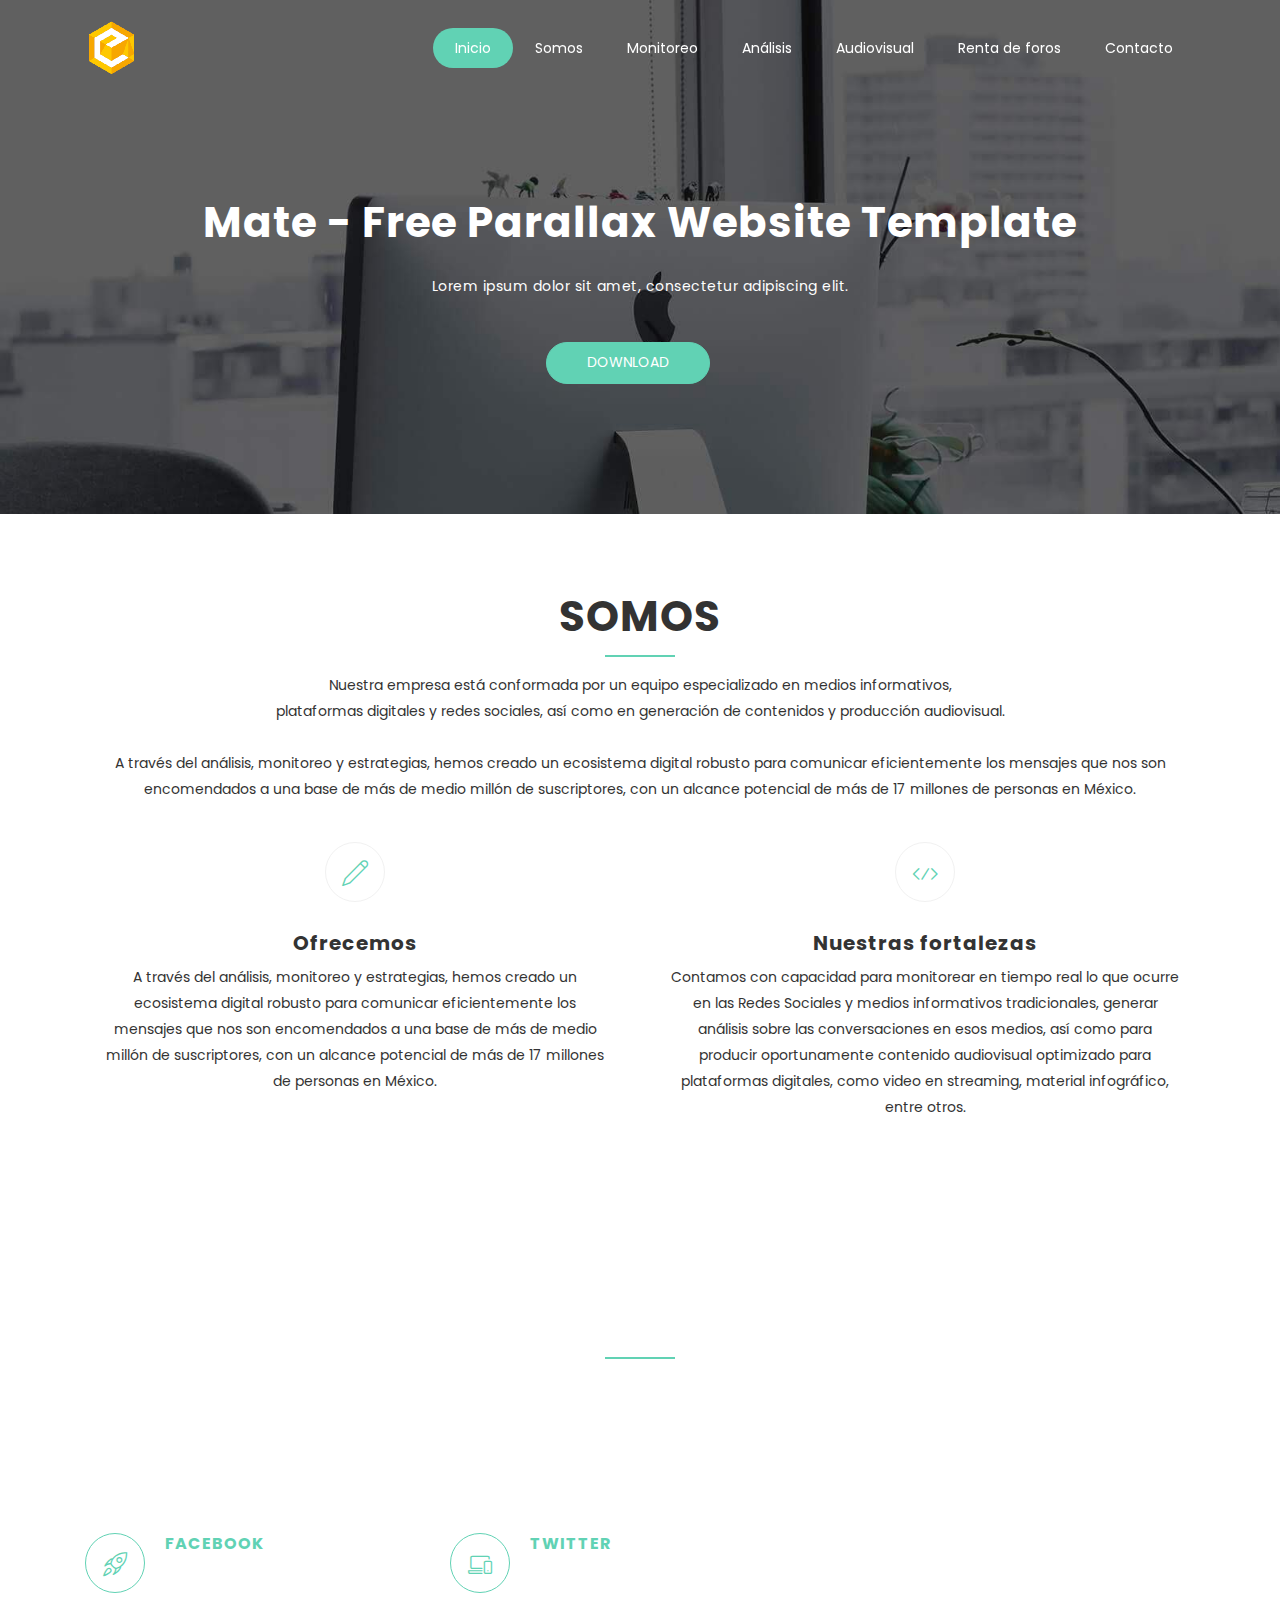
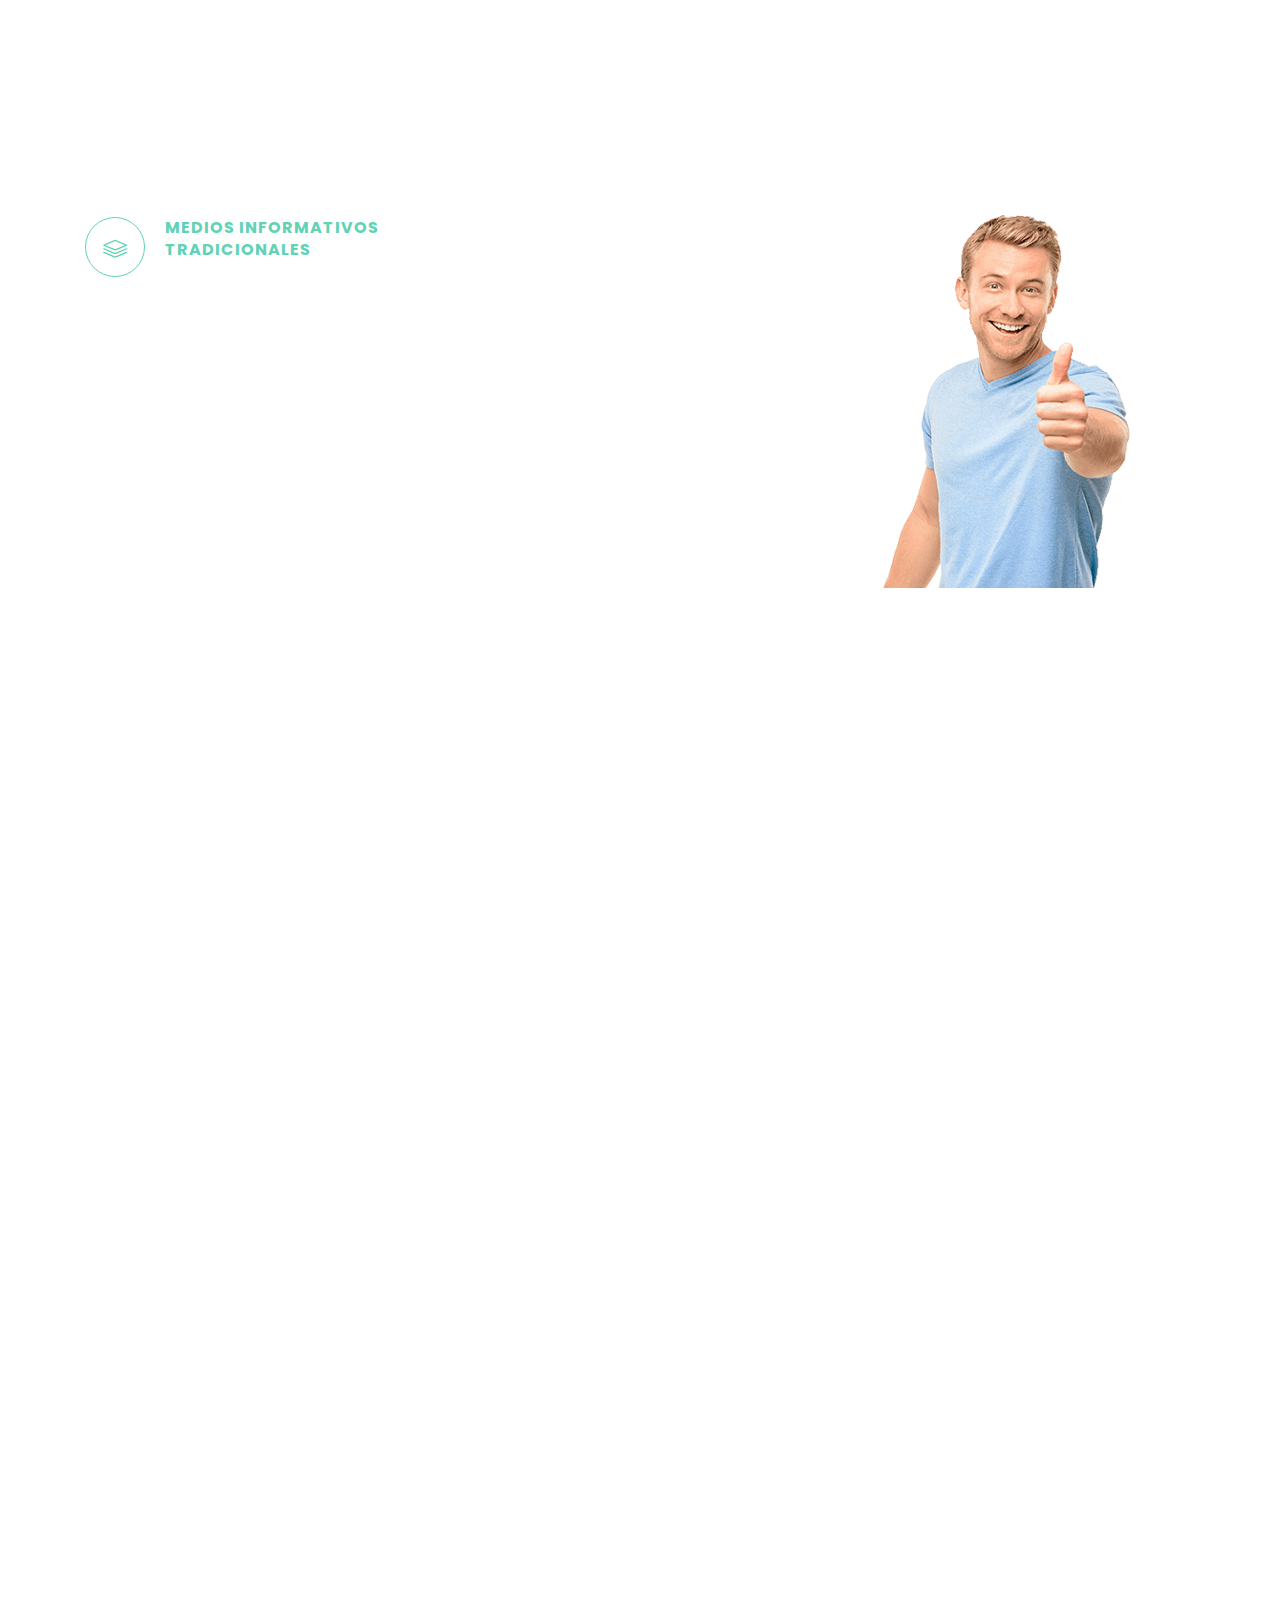
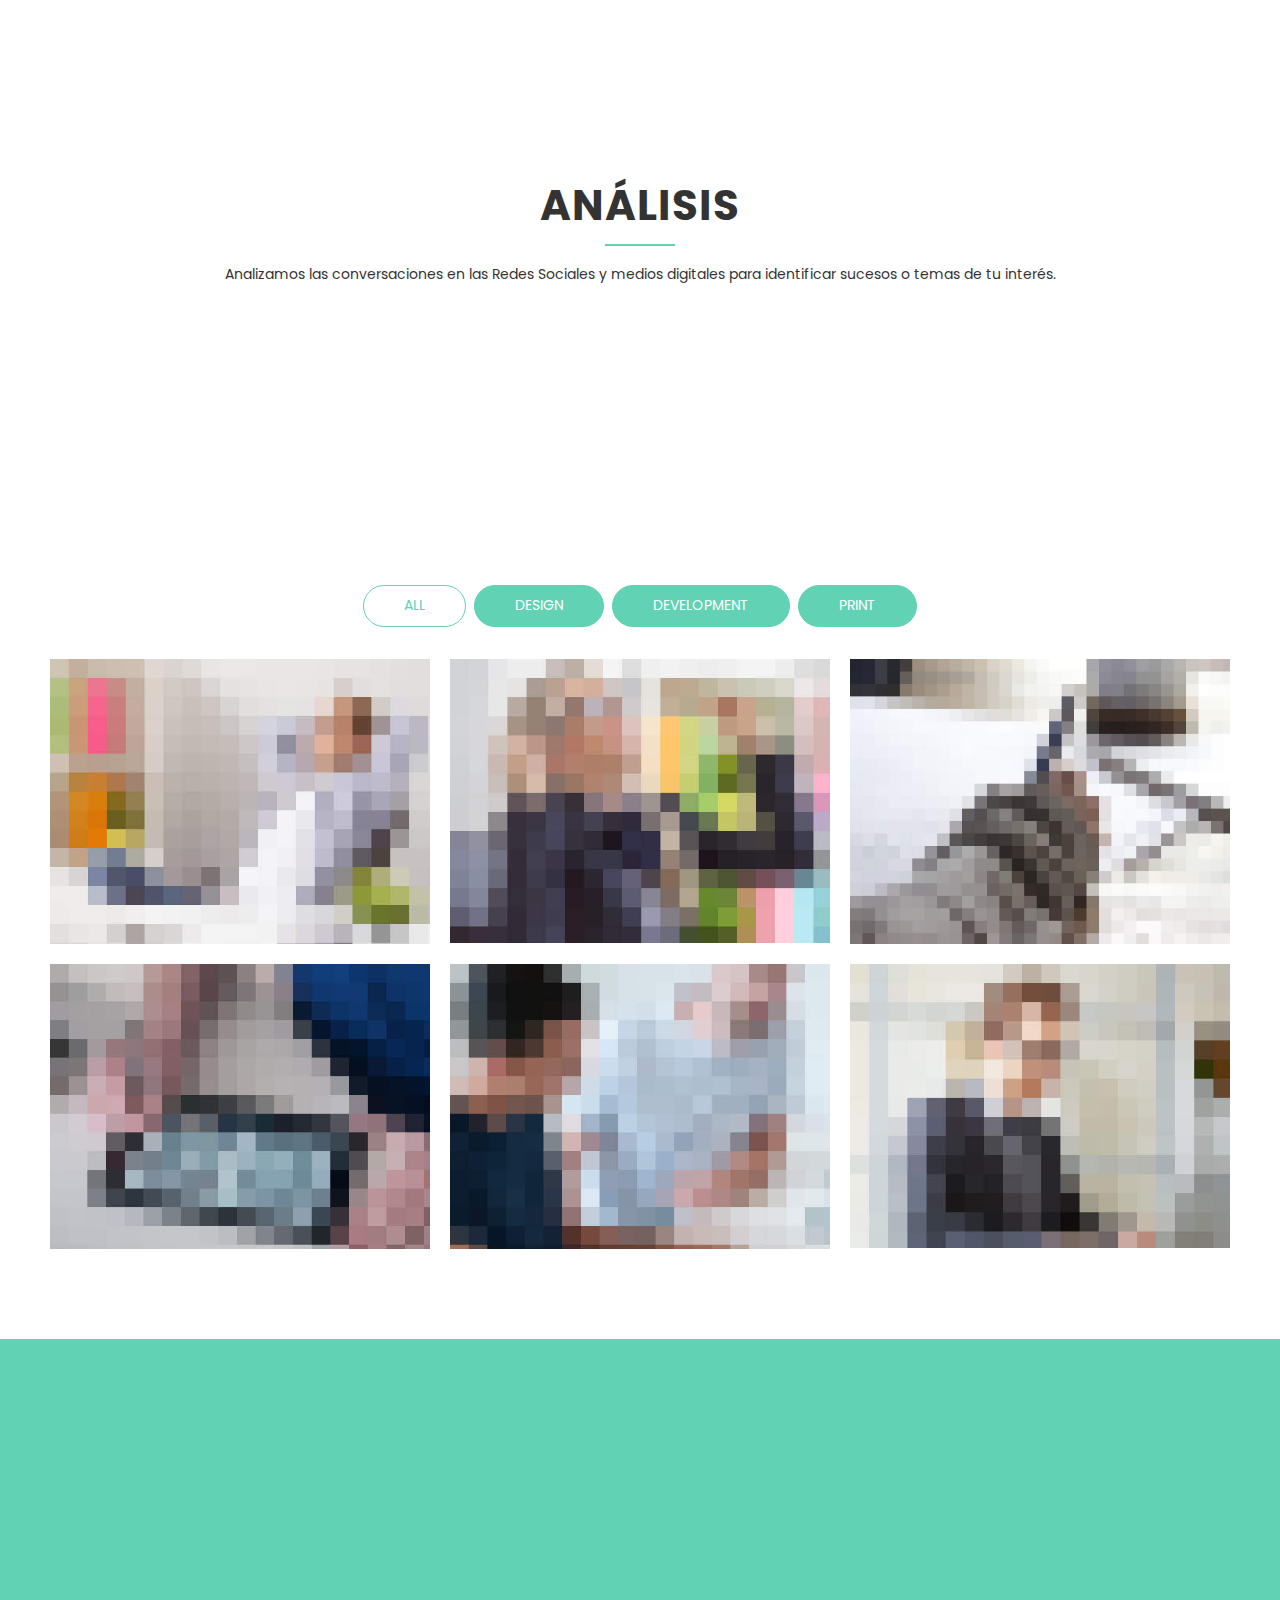
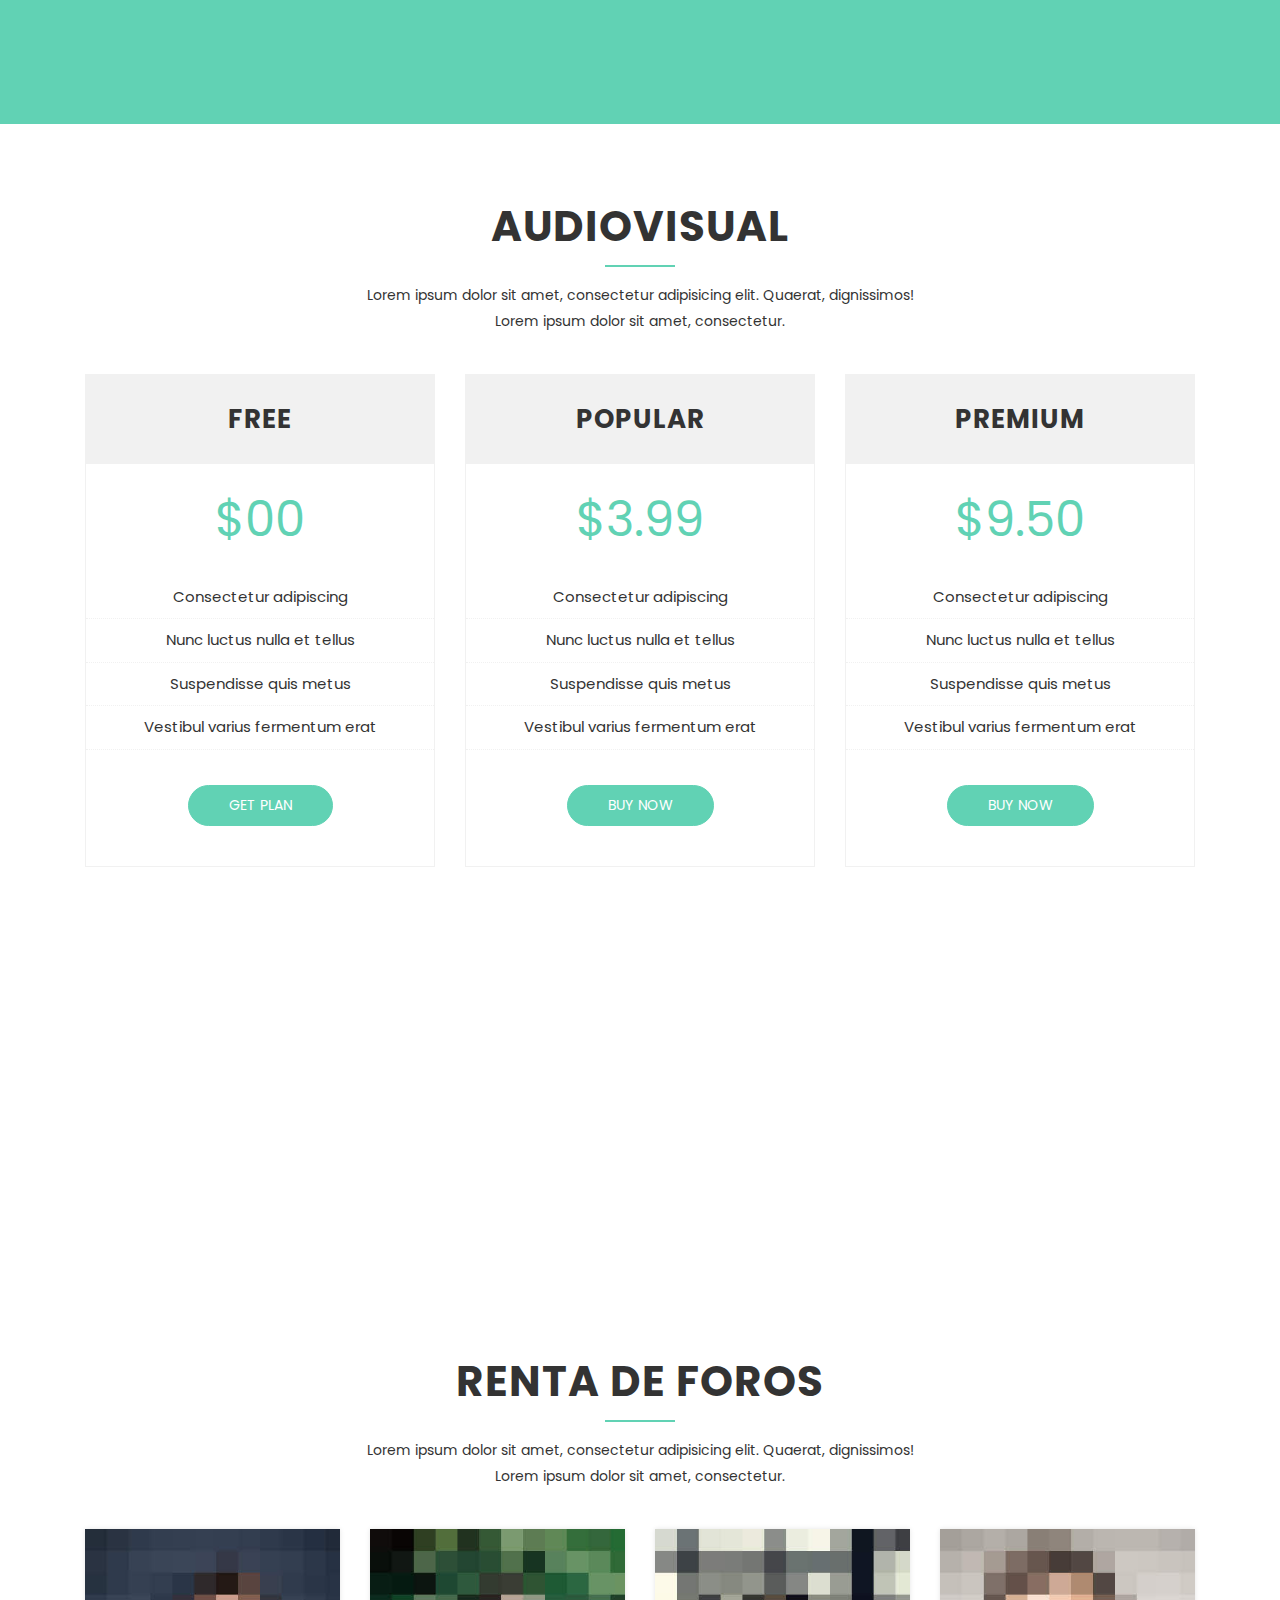
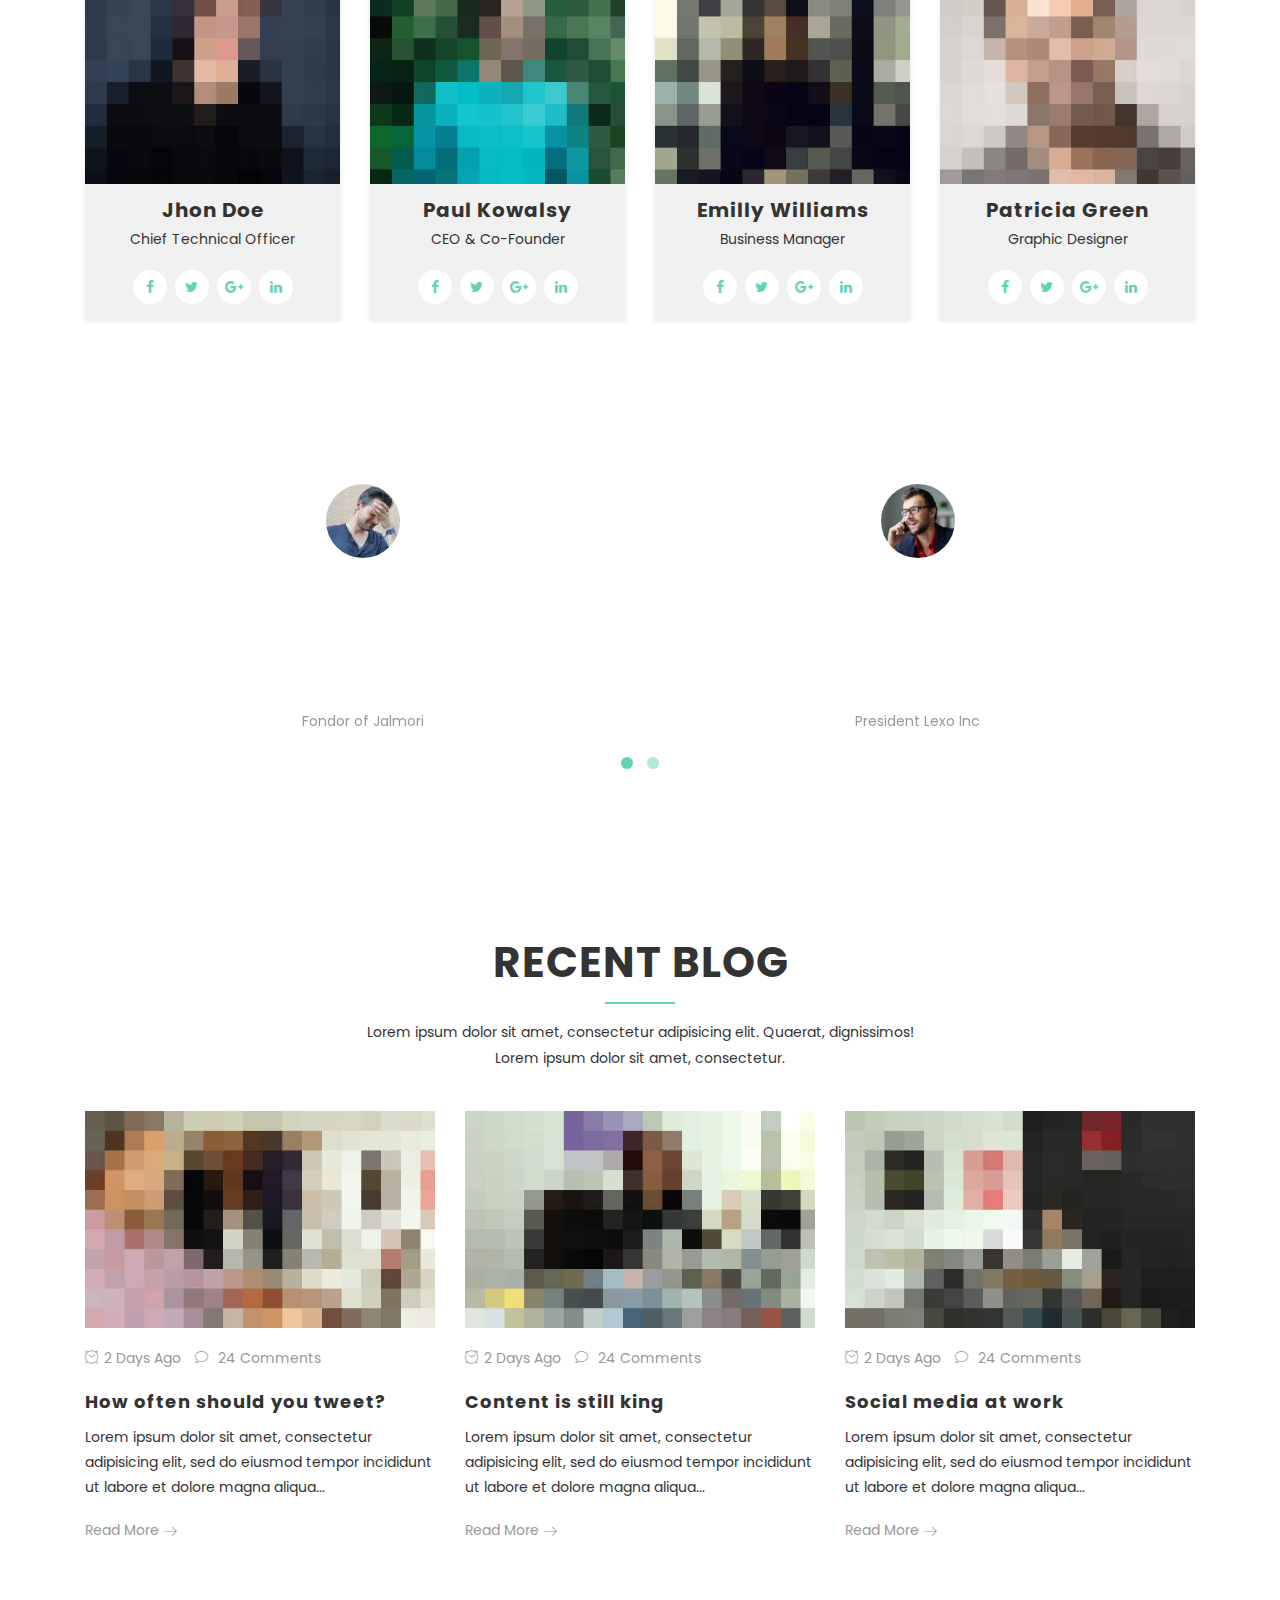
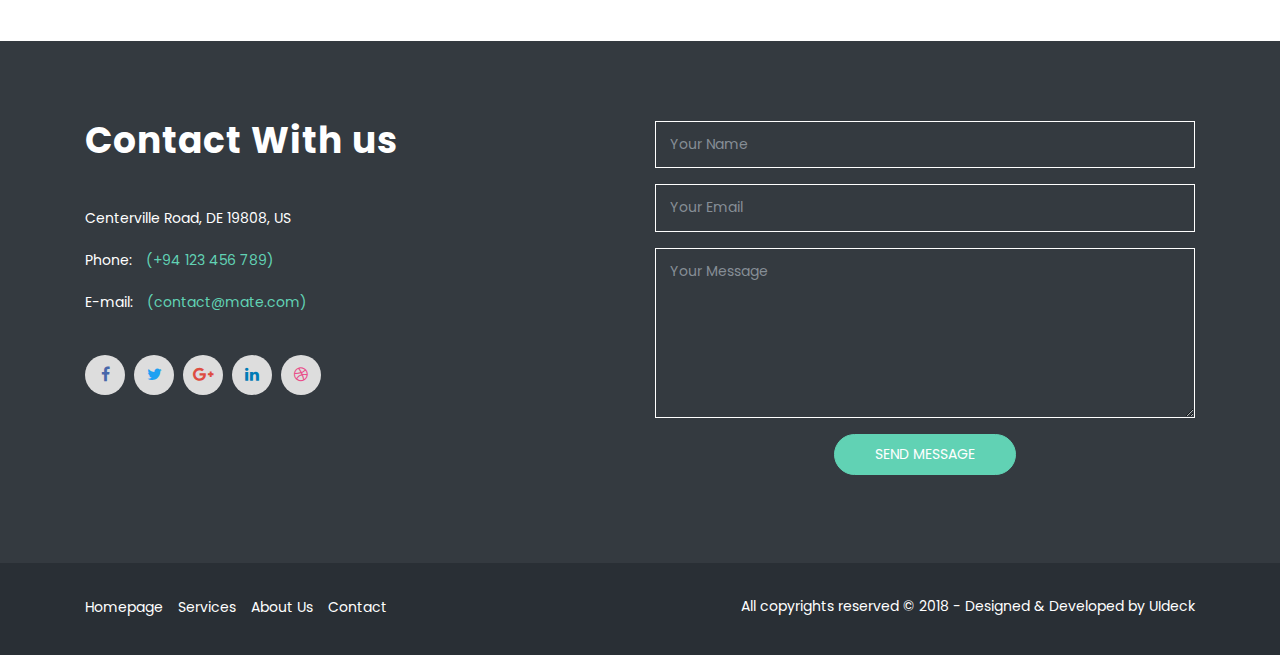
<file: index.html>
<!DOCTYPE html>
<html lang="en">
  <head>
    <!-- Required meta tags -->
    <meta charset="utf-8">
    <meta name="viewport" content="width=device-width, initial-scale=1, shrink-to-fit=no">
    <meta name="keywords" content="Bootstrap, Parallax, Template, Registration, Landing">
    <meta name="viewport" content="width=device-width, initial-scale=1, maximum-scale=1">
    <meta name="author" content="Grayrids">
    <title>Expertaria</title>

    <!-- Bootstrap CSS -->
    <link rel="stylesheet" href="css/bootstrap.min.css">
    <link rel="stylesheet" href="css/font-awesome.min.css">
    <link rel="stylesheet" href="css/line-icons.css">
    <link rel="stylesheet" href="css/owl.carousel.css">
    <link rel="stylesheet" href="css/owl.theme.css">
    <link rel="stylesheet" href="css/nivo-lightbox.css">
    <link rel="stylesheet" href="css/magnific-popup.css">
    <link rel="stylesheet" href="css/slicknav.css">
    <link rel="stylesheet" href="css/animate.css">
    <link rel="stylesheet" href="css/main.css">    
    <link rel="stylesheet" href="css/responsive.css">

  </head>
  <body>

    <!-- Header Section Start -->
    <header id="hero-area" data-stellar-background-ratio="0.5">    
      <!-- Navbar Start -->
      <nav class="navbar navbar-expand-lg fixed-top scrolling-navbar indigo">
        <div class="container">
          <!-- Brand and toggle get grouped for better mobile display -->
          <div class="navbar-header">
            <a href="index.html" class="navbar-brand"><img class="img-fulid" src="img/vigil/expertarialogo.png" alt=""></a> 
            <button class="navbar-toggler" type="button" data-toggle="collapse" data-target="#main-navbar" aria-controls="main-navbar" aria-expanded="false" aria-label="Toggle navigation">
              <i class="lnr lnr-menu"></i>
            </button>
          </div>
          <div class="collapse navbar-collapse" id="main-navbar">
            <ul class="navbar-nav mr-auto w-100 justify-content-end">
              <li class="nav-item">
                <a class="nav-link page-scroll" href="#hero-area">Inicio</a>
              </li>
              <li class="nav-item">
                <a class="nav-link page-scroll" href="#services">Somos</a>
              </li>
              <li class="nav-item">
                <a class="nav-link page-scroll" href="#features">Monitoreo</a>
              </li>
              <li class="nav-item">
                <a class="nav-link page-scroll" href="#portfolios">Análisis</a>
              </li>
              <li class="nav-item">
                <a class="nav-link page-scroll" href="#pricing">Audiovisual</a>
              </li>
              <li class="nav-item">
                <a class="nav-link page-scroll" href="#team">Renta de foros</a>
              </li>
              <!-- <li class="nav-item">
                <a class="nav-link page-scroll" href="#blog">Blog</a>
              </li> -->
              <li class="nav-item">
                <a class="nav-link page-scroll" href="#contact">Contacto</a>
              </li>
            </ul>
          </div>
        </div>

        <!-- Mobile Menu Start -->
        <ul class="mobile-menu">
           <li>
              <a class="page-scroll" href="#hero-area">Inicio</a>
            </li>
            <li>
              <a class="page-scroll" href="#services">Somos</a>
            </li>
            <li>
              <a class="page-scroll" href="#features">Monitoreo</a>
            </li>
            <li>
              <a class="page-scroll" href="#portfolios">Análisis</a>
            </li>
            <li>
              <a class="page-scroll" href="#pricing">Audiovisual</a>
            </li>
            <li>
              <a class="page-scroll" href="#team">Renta de foros</a>
            </li>
            <!---<li >
              <a class="page-scroll" href="#blog">Blog</a>
            </li>-->
            <li>
              <a class="page-scroll" href="#contact">Contacto</a>
            </li>
        </ul>
        <!-- Mobile Menu End -->

      </nav>
      <!-- Navbar End -->   
      <div class="container">      
        <div class="row justify-content-md-center">
          <div class="col-md-10">
            <div class="contents text-center">
              <h1 class="wow fadeInDown" data-wow-duration="1000ms" data-wow-delay="0.3s">Mate - Free Parallax Website Template</h1>
              <p class="lead  wow fadeIn" data-wow-duration="1000ms" data-wow-delay="400ms">Lorem ipsum dolor sit amet, consectetur adipiscing elit. </p>
              <a href="#" class="btn btn-common wow fadeInUp" data-wow-duration="1000ms" data-wow-delay="400ms">Download</a>
            </div>
          </div>
        </div> 
      </div>           
    </header>
    <!-- Header Section End --> 

    <!-- SOMOS Section Start -->
    <section id="services" class="section">
      <div class="container">
        <div class="section-header">          
          <h2 class="section-title wow fadeIn" data-wow-duration="1000ms" data-wow-delay="0.3s">SOMOS</h2>
          <hr class="lines wow zoomIn" data-wow-delay="0.3s">
          <p class="section-subtitle wow fadeIn" data-wow-duration="1000ms" data-wow-delay="0.3s">Nuestra empresa está conformada por un equipo especializado en medios informativos, <br> plataformas digitales y redes sociales, así como en generación de contenidos y producción audiovisual. <br><br>
          
            A través del análisis, monitoreo y estrategias, hemos creado un ecosistema digital robusto para comunicar eficientemente los mensajes que nos son encomendados a una base de más de medio millón de suscriptores, con un alcance potencial de más de 17 millones de personas en México.
          
          
          </p>
          
        </div>

        <div class="row">
          <div class="col-md-6 col-sm-6">
            <div class="item-boxes wow fadeInDown" data-wow-delay="0.2s">
              <div class="icon">
                <i class="lnr lnr-pencil"></i>
              </div>
              <h4>Ofrecemos</h4>
              <p>A través del análisis, monitoreo y estrategias, hemos creado un ecosistema digital robusto para comunicar eficientemente los mensajes que nos son encomendados a una base de más de medio millón de suscriptores, con un alcance potencial de más de 17 millones de personas en México.</p>
            </div>
          </div>
          <div class="col-md-6 col-sm-6">
            <div class="item-boxes wow fadeInDown" data-wow-delay="0.8s">
              <div class="icon">
                <i class="lnr lnr-code"></i>
              </div>
              <h4>Nuestras fortalezas</h4>
              <p>Contamos con capacidad para monitorear en tiempo real lo que ocurre en las Redes Sociales y medios informativos tradicionales, generar análisis sobre las conversaciones en esos medios, así como para producir oportunamente contenido audiovisual optimizado para plataformas digitales, como video en streaming, material infográfico, entre otros.</p>
            </div>
          </div>
          <!--<div class="col-md-4 col-sm-6">
            <div class="item-boxes wow fadeInDown" data-wow-delay="1.2s">
              <div class="icon">
                <i class="lnr lnr-mustache"></i>
              </div>
              <h4>Business Consultancy</h4>
              <p>Lorem ipsum dolor sit amet, consectetuer adipiscing elit, sed diam nonummy nibh euismod tincidunt ut.</p>
            </div>
          </div>-->
        </div>
      </div>
    </section>
    <!-- SOMOS Section End -->

    <!-- Features Section Start -->
    <section id="features" class="section" data-stellar-background-ratio="0.2">
      <div class="container">
        <div class="section-header">          
          <h2 class="section-title">MONITOREO</h2>
          <hr class="lines">
          <p class="section-subtitle">Monitoreamos tus mensajes y escuchamos toda la conversación de tu entorno.<br> 
            Seguimiento a la coyuntura informativa<br>
            Alertas cuando ocurre un evento relevante<br>
            Detección de áreas de oportunidad<br>
          </p>
        </div>
        <div class="row">
          <div class="col-lg-8 col-md-12 col-xs-12">
            <div class="container">
              <div class="row">
                 <div class="col-lg-6 col-sm-6 col-xs-12 box-item">
                    <span class="icon">
                      <i class="lnr lnr-rocket"></i>
                    </span>
                    <div class="text">
                      <h4>Facebook</h4>
                      <p> 
                          Monitoreamos cada hora las menciones hechas por personas o en páginas de fans, así como las fotos y videos que se relacionen con los temas de búsqueda que te interesa escuchar. Cuando se detecta algún evento relevante, se genera una alerta vía email y WhatsApp..</p>
                    </div>
                  </div>
                  <div class="col-lg-6 col-sm-6 col-xs-12 box-item">
                    <span class="icon">
                      <i class="lnr lnr-laptop-phone"></i>
                    </span>
                    <div class="text">
                      <h4>Twitter</h4>
                      <p>Monitoreo en tiempo real. En cuanto se detecta un evento relevante que influya en los temas que se monitorean, se genera una alerta vía mail y WhatsApp.</p>
                    </div>
                  </div>
                  <div class="col-lg-6 col-sm-6 col-xs-12 box-item">
                    <span class="icon">
                      <i class="lnr lnr-layers"></i>
                    </span>
                    <div class="text">
                      <h4>Medios informativos tradicionales</h4>
                      <p>Tenemos la capacidad de monitorear y dar seguimiento diario a las menciones sobre los actores, organizaciones o temas de tu interés que sean difundidas a través de los medios informativos tradicionales generados en México: prensa escrita, radio y canales de televisión abierta y de paga.</p>
                    </div>
                  </div>
                  <!--<div class="col-lg-6 col-sm-6 col-xs-12 box-item">
                    <span class="icon">
                      <i class="lnr lnr-cog"></i>
                    </span>
                    <div class="text">
                      <h4>Easy to Customize</h4>
                      <p>Lorem Ipsum is simply dummy text of the printing and typesetting industry</p>
                    </div>
                  </div>-->
              </div>
            </div>
          </div>
          <div class="col-lg-4 col-xs-12">
            <div class="show-box">
              <img class="img-fulid" src="img/features/feature.png" alt="">
            </div>
          </div>
        </div>
      </div>
    </section>
    <!-- Features Section End -->
    
    
    <!-- QUÉ HEMOS HECHO 1 Section Start -->
    <section id="services" class="section">
      <div class="container">
        <div class="section-header">          
          <h2 class="section-title wow fadeIn" data-wow-duration="1000ms" data-wow-delay="0.3s">¿QUÉ HEMOS HECHO?</h2>
          <hr class="lines wow zoomIn" data-wow-delay="0.3s">
          <p class="section-subtitle wow fadeIn" data-wow-duration="1000ms" data-wow-delay="0.3s">          </p>
          
        </div>

        <div class="row">
          <div class="col-md-4 col-sm-6">
            <div class="item-boxes wow fadeInDown" data-wow-delay="0.2s">
              <div class="icon">
                <i class="lnr lnr-pencil"></i>
              </div>
              <h4>Diseño y producción de los Debates Ciudadanos</h4>
              <p>Diseñamos formatos de debates políticos y durante el proceso electoral de 2018, donde producimos 20 debates ciudadanos de diferentes cargos políticos a gobernador y alcaldes auspiciados por organizaciones empresariales y de la sociedad civil, que fueron transmitidos en vivo a través de plataformas digitales y en radio y televisión.</p>
            </div>
          </div></br>
          <div class="col-md-4 col-sm-6">
            <div class="item-boxes wow fadeInDown" data-wow-delay="0.8s">
              <div class="icon">
                <i class="lnr lnr-code"></i>
              </div>
              <h4>Streaming de eventos y foros</h4>
              <p>Hemos transmitido en vivo más de 400 horas de eventos, conferencias magistrales, mesas de análisis, foros, conferencias de prensa, programas de entretenimiento, contenido noticioso, entre otros.

                Contamos con la plataforma streaming Live U, una de las más utilizadas por canales de noticias en el mundo. Contamos con recursos propios para generar tres señales simultáneas en vivo, una en estudio y dos vía remota.</p>
            </div></br>
          </div>
          <div class="col-md-4 col-sm-6">
            <div class="item-boxes wow fadeInDown" data-wow-delay="1.2s">
              <div class="icon">
                <i class="lnr lnr-mustache"></i>
              </div>
              <h4>Campañas en redes sociales</h4>
              <p>Administramos alrededor de medio centenar de cuentas en Facebook, Twitter, Instagram y YouTube, así como diversas páginas web, con una base de más de medio millón de suscriptores, y un alcance superior a 17 millones de internautas en México, lo que nos permite posicionar contenidos, producirlos y promocionarlos a través de las herramientas publicitarias como Facebook Ads, Google Ads y Twitter Ads.</p>
            </div></br>
          </div>

          <div class="col-md-4 col-sm-6">
            <div class="item-boxes wow fadeInDown" data-wow-delay="0.2s">
              <div class="icon">
                <i class="lnr lnr-pencil"></i>
              </div>
              <h4>Monitoreo en conversaciones en redes sociales</h4>
              <p>Hemos elaborado infinidad de reportes de monitoreo de las conversaciones en redes sociales. Analizamos y detectamos los orígenes y trayectoria de una conversación, así como el impacto de temas y actores en redes.

                Contamos con software especializado para analizar de forma detallada el Big Data en las redes sociales.</p>
            </div></br>
          </div>

          <div class="col-md-4 col-sm-6">
            <div class="item-boxes wow fadeInDown" data-wow-delay="0.2s">
              <div class="icon">
                <i class="lnr lnr-pencil"></i>
              </div>
              <h4>Monitoreo de marcas y eventos en tiempo real</h4>
              <p>Monitoreamos en redes sociales, radio, televisión y prensa escrita la coyuntura informativa nacional, actores y temas específicos en tiempo real, lo que nos permite reportar oportunamente las acciones y declaraciones del acontecer nacional.</p>
            </div></br>
          </div>

        </div>


        <!-- <div class="row">
          
          
          <div class="col-md-4 col-sm-6">
            <div class="item-boxes wow fadeInDown" data-wow-delay="1.2s">
              <div class="icon">
                <i class="lnr lnr-mustache"></i>
              </div>
              <h4>Campañas en redes sociales</h4>
              <p>Administramos alrededor de medio centenar de cuentas en Facebook, Twitter, Instagram y YouTube, así como diversas páginas web, con una base de más de medio millón de suscriptores, y un alcance superior a 17 millones de internautas en México, lo que nos permite posicionar contenidos, producirlos y promocionarlos a través de las herramientas publicitarias como Facebook Ads, Google Ads y Twitter Ads.</p>
            </div>
          </div> -->
        </div>
      </div>
    </section>
    <!-- QUÉ HEMOS HECHO 1 Section End -->




    <!-- Portfolio Section -->
    <section id="portfolios" class="section">
      <!-- Container Starts -->
      <div class="container">
        <div class="section-header">          
          <h2 class="section-title">ANÁLISIS</h2>
          <hr class="lines">
          <p class="section-subtitle ">Analizamos las conversaciones en las Redes Sociales y medios digitales para identificar sucesos o temas de tu interés. <br><br>
          </p>
        </div>

        <div class="row">
          <div class="col-md-3 col-sm-6">
            
            <div class="item-boxes wow fadeInDown" data-wow-delay="0.2s">
              <div class="icon">
                <i class="lnr lnr-magnifier"></i>
              </div>
              
              <h4>Investigamos el origen de las conversaciones</h4>
              
            </div>
          </div></br>
          <div class="col-md-3 col-sm-6">
            <div class="item-boxes wow fadeInDown" data-wow-delay="0.8s">
              <div class="icon">
                <i class="lnr lnr-eye"></i>
              </div>
              <h4>Interpretamos la información para brindarte un panorama claro</h4>
              
            </div></br>
          </div>
          <div class="col-md-3 col-sm-6">
            <div class="item-boxes wow fadeInDown" data-wow-delay="1.2s">
              <div class="icon">
                <i class="lnr lnr-chart-bars"></i>
              </div>
              <h4>Valoramos el impacto de los mensajes y su repercusión</h4>
            </div></br>
          </div>
          <div class="col-md-3 col-sm-6">
            <div class="item-boxes wow fadeInDown" data-wow-delay="1.2s">
              <div class="icon">
                <i class="lnr lnr-bullhorn"></i>
              </div>
              <h4>Recomendamos acciones a seguir</h4>
            </div></br>
          </div>



        <div class="row">          
          <div class="col-md-12">
            <!-- Portfolio Controller/Buttons -->
            <div class="controls text-center">
              <a class="filter active btn btn-common" data-filter="all">
                All 
              </a>
              <a class="filter btn btn-common" data-filter=".design">
                Design 
              </a>
              <a class="filter btn btn-common" data-filter=".development">
                Development
              </a>
              <a class="filter btn btn-common" data-filter=".print">
                Print 
              </a>
            </div>
            <!-- Portfolio Controller/Buttons Ends-->
          </div>

          <!-- Portfolio Recent Projects -->
          <div id="portfolio" class="row">
            <div class="col-sm-6 col-md-4 col-lg-4 col-xl-4 mix development print">
              <div class="portfolio-item">
                <div class="shot-item">
                  <img src="img/portfolio/img1.jpg" alt="" />  
                  <a class="overlay lightbox" href="img/portfolio/img1.jpg">
                    <i class="lnr lnr-eye item-icon"></i>
                  </a>
                </div>               
              </div>
            </div>
            <div class="col-sm-6 col-md-4 col-lg-4 col-xl-4 mix design print">
              <div class="portfolio-item">
                <div class="shot-item">
                  <img src="img/portfolio/img2.jpg" alt="" />  
                  <a class="overlay lightbox" href="img/portfolio/img2.jpg">
                    <i class="lnr lnr-eye item-icon"></i>
                  </a>
                </div>               
              </div>
            </div>
            <div class="col-sm-6 col-md-4 col-lg-4 col-xl-4 mix development">
              <div class="portfolio-item">
                <div class="shot-item">
                  <img src="img/portfolio/img3.jpg" alt="" />  
                  <a class="overlay lightbox" href="img/portfolio/img3.jpg">
                    <i class="lnr lnr-eye item-icon"></i>
                  </a>
                </div>               
              </div>
            </div>
            <div class="col-sm-6 col-md-4 col-lg-4 col-xl-4 mix development design">
              <div class="portfolio-item">
                <div class="shot-item">
                  <img src="img/portfolio/img4.jpg" alt="" />  
                  <a class="overlay lightbox" href="img/portfolio/img4.jpg">
                    <i class="lnr lnr-eye item-icon"></i>
                  </a>
                </div>               
              </div>
            </div>
            <div class="col-sm-6 col-md-4 col-lg-4 col-xl-4 mix development">
              <div class="portfolio-item">
                <div class="shot-item">
                  <img src="img/portfolio/img5.jpg" alt="" />  
                  <a class="overlay lightbox" href="img/portfolio/img5.jpg">
                    <i class="lnr lnr-eye item-icon"></i>
                  </a>
                </div>               
              </div>
            </div>
            <div class="col-sm-6 col-md-4 col-lg-4 col-xl-4 mix print design">
              <div class="portfolio-item">
                <div class="shot-item">
                  <img src="img/portfolio/img6.jpg" alt="" />  
                  <a class="overlay lightbox" href="img/portfolio/img6.jpg">
                    <i class="lnr lnr-eye item-icon"></i>
                  </a>
                </div>               
              </div>
            </div>
          </div>
        </div>
      </div>
      <!-- Container Ends -->
    </section>
    <!-- Portfolio Section Ends --> 

    <!-- Start Video promo Section -->
    <section class="video-promo section">
      <div class="container">
        <div class="row justify-content-center">
          <div class="col-lg-8">
              <div class="video-promo-content text-center">
                <h2 class="wow zoomIn" data-wow-duration="1000ms" data-wow-delay="100ms">Watch Our Intro video</h2>
                <p class="wow zoomIn" data-wow-duration="1000ms" data-wow-delay="100ms">Aliquam vestibulum cursus felis. In iaculis iaculis sapien ac condimentum. Vestibulum congue posuere lacus, id tincidunt nisi porta sit amet. Suspendisse et sapien varius, pellentesque dui non, semper orci.</p>
                <a href="https://www.youtube.com/watch?v=IXoMDwh4Cq8" class="video-popup wow fadeInUp" data-wow-duration="1000ms" data-wow-delay="0.3s"><i class="lnr lnr-film-play"></i></a>
              </div>
          </div>
        </div>
      </div>
    </section>
    <!-- End Video Promo Section -->

    <!-- Start Pricing Table Section -->
    <div id="pricing" class="section pricing-section">
      <div class="container">
        <div class="section-header">          
          <h2 class="section-title">AUDIOVISUAL</h2>
          <hr class="lines">
          <p class="section-subtitle">Lorem ipsum dolor sit amet, consectetur adipisicing elit. Quaerat, dignissimos! <br> Lorem ipsum dolor sit amet, consectetur.</p>
        </div>

        <div class="row pricing-tables">
          <div class="col-md-4 col-sm-6 col-xs-12">
            <div class="pricing-table">
              <div class="pricing-details">
                <h2>Free</h2>
                <span>$00</span>
                <ul>
                  <li>Consectetur adipiscing</li>
                  <li>Nunc luctus nulla et tellus</li>
                  <li>Suspendisse quis metus</li>
                  <li>Vestibul varius fermentum erat</li>
                </ul>
              </div>
              <div class="plan-button">
                <a href="#" class="btn btn-common">Get Plan</a>
              </div>
            </div>
          </div>

          <div class="col-md-4 col-sm-6 col-xs-12">
            <div class="pricing-table">
              <div class="pricing-details">
                <h2>Popular</h2>
                <span>$3.99</span>
                <ul>
                  <li>Consectetur adipiscing</li>
                  <li>Nunc luctus nulla et tellus</li>
                  <li>Suspendisse quis metus</li>
                  <li>Vestibul varius fermentum erat</li>
                </ul>
              </div>
              <div class="plan-button">
                <a href="#" class="btn btn-common">Buy Now</a>
              </div>
            </div>
          </div>

          <div class="col-md-4 col-sm-6 col-xs-12">
            <div class="pricing-table">
              <div class="pricing-details">
                <h2>Premium</h2>
                <span>$9.50</span>
                <ul>
                  <li>Consectetur adipiscing</li>
                  <li>Nunc luctus nulla et tellus</li>
                  <li>Suspendisse quis metus</li>
                  <li>Vestibul varius fermentum erat</li>
                </ul>
              </div>
              <div class="plan-button">
                <a href="#" class="btn btn-common">Buy Now</a>
              </div>
            </div>
          </div>

        </div>
      </div>
    </div>
    <!-- End Pricing Table Section -->

    <!-- Counter Section Start -->
    <div class="counters section" data-stellar-background-ratio="0.5">
      <div class="container">
        <div class="row"> 
          <div class="col-sm-6 col-md-3 col-lg-3">
            <div class="facts-item">   
              <div class="icon">
                <i class="lnr lnr-clock"></i>
              </div>             
              <div class="fact-count">
                <h3><span class="counter">1589</span></h3>
                <h4>Working Hours</h4>
              </div>
            </div>
          </div>
          <div class="col-sm-6 col-md-3 col-lg-3">
            <div class="facts-item">   
              <div class="icon">
                <i class="lnr lnr-briefcase"></i>
              </div>            
              <div class="fact-count">
                <h3><span class="counter">699</span></h3>
                <h4>Completed Projects</h4>
              </div>
            </div>
          </div>
          <div class="col-sm-6 col-md-3 col-lg-3">
            <div class="facts-item"> 
              <div class="icon">
                <i class="lnr lnr-user"></i>
              </div>              
              <div class="fact-count">
                <h3><span class="counter">203</span></h3>
                <h4>No. of Clients</h4>
              </div>
            </div>
          </div>
          <div class="col-sm-6 col-md-3 col-lg-3">
            <div class="facts-item"> 
              <div class="icon">
                <i class="lnr lnr-heart"></i>
              </div>              
              <div class="fact-count">
                <h3><span class="counter">1689</span></h3>
                <h4>Peoples Love</h4>
              </div>
            </div>
          </div>
        </div>
      </div>
    </div>
    <!-- Counter Section End -->

    <!-- Team section Start -->
    <section id="team" class="section">
      <div class="container">
        <div class="section-header">          
          <h2 class="section-title">RENTA DE FOROS</h2>
          <hr class="lines">
          <p class="section-subtitle">Lorem ipsum dolor sit amet, consectetur adipisicing elit. Quaerat, dignissimos! <br> Lorem ipsum dolor sit amet, consectetur.</p>
        </div>
        <div class="row">
          <div class="col-lg-3 col-md-6 col-xs-12">
            <div class="single-team">
              <img src="img/team/team1.jpg" alt="">
              <div class="team-details">
                <div class="team-inner">
                  <h4 class="team-title">Jhon Doe</h4>
                  <p>Chief Technical Officer</p>
                  <ul class="social-list">
                    <li class="facebook"><a href="#"><i class="fa fa-facebook"></i></a></li>
                    <li class="twitter"><a href="#"><i class="fa fa-twitter"></i></a></li>
                    <li class="google-plus"><a href="#"><i class="fa fa-google-plus"></i></a></li>
                    <li class="linkedin"><a href="#"><i class="fa fa-linkedin"></i></a></li>
                  </ul>
                </div>
              </div>
            </div>
          </div>
          <div class="col-lg-3 col-md-6 col-xs-12">
            <div class="single-team">
              <img src="img/team/team2.jpg" alt="">
              <div class="team-details">
                <div class="team-inner">
                  <h4 class="team-title">Paul Kowalsy</h4>
                  <p>CEO & Co-Founder</p>
                  <ul class="social-list">
                    <li class="facebook"><a href="#"><i class="fa fa-facebook"></i></a></li>
                    <li class="twitter"><a href="#"><i class="fa fa-twitter"></i></a></li>
                    <li class="google-plus"><a href="#"><i class="fa fa-google-plus"></i></a></li>
                    <li class="linkedin"><a href="#"><i class="fa fa-linkedin"></i></a></li>
                  </ul>
                </div>
              </div>
            </div>
          </div>
          <div class="col-lg-3 col-md-6 col-xs-12">
            <div class="single-team">
              <img src="img/team/team3.jpg" alt="">
              <div class="team-details">
                <div class="team-inner">                  
                  <h4 class="team-title">Emilly Williams</h4>
                  <p>Business Manager</p>
                  <ul class="social-list">
                    <li class="facebook"><a href="#"><i class="fa fa-facebook"></i></a></li>
                    <li class="twitter"><a href="#"><i class="fa fa-twitter"></i></a></li>
                    <li class="google-plus"><a href="#"><i class="fa fa-google-plus"></i></a></li>
                    <li class="linkedin"><a href="#"><i class="fa fa-linkedin"></i></a></li>
                  </ul>
                </div>
              </div>
            </div>
          </div>
          <div class="col-lg-3 col-md-6 col-xs-12">
            <div class="single-team">
              <img class="img-fulid" src="img/team/team4.jpg" alt="">
              <div class="team-details">
                <div class="team-inner">
                  <h4 class="team-title">Patricia Green</h4>
                  <p>Graphic Designer</p>
                  <ul class="social-list">
                    <li class="facebook"><a href="#"><i class="fa fa-facebook"></i></a></li>
                    <li class="twitter"><a href="#"><i class="fa fa-twitter"></i></a></li>
                    <li class="google-plus"><a href="#"><i class="fa fa-google-plus"></i></a></li>
                    <li class="linkedin"><a href="#"><i class="fa fa-linkedin"></i></a></li>
                  </ul>
                </div>
              </div>
            </div>
          </div>
        </div>
      </div>
    </section>
    <!-- Team section End -->

    <!-- testimonial Section Start -->
    <div id="testimonial" class="section" data-stellar-background-ratio="0.1">
      <div class="container">
        <div class="row justify-content-md-center">
          <div class="col-md-12">
            <div class="touch-slider owl-carousel owl-theme">
              <div class="testimonial-item">
                <img src="img/testimonial/customer1.jpg" alt="Client Testimonoal" />
                <div class="testimonial-text">
                  <p>Lorem ipsum dolor sit amet, consectetur adipisicing elit. send do <br> adipisicing ciusmod tempor incididunt ut labore et</p>
                  <h3>Jone Deam</h3>
                  <span>Fondor of Jalmori</span>
                </div>
              </div>
              <div class="testimonial-item">
                <img src="img/testimonial/customer2.jpg" alt="Client Testimonoal" />
                <div class="testimonial-text">
                  <p>Lorem ipsum dolor sit amet, consectetur adipisicing elit. send do <br> adipisicing ciusmod tempor incididunt ut labore et</p>
                  <h3>Oidila Matik</h3>
                  <span>President Lexo Inc</span>
                </div>
              </div>
              <div class="testimonial-item">
                <img src="img/testimonial/customer3.jpg" alt="Client Testimonoal" />
                <div class="testimonial-text">
                  <p>Lorem ipsum dolor sit amet, consectetur adipisicing elit. send do <br> adipisicing ciusmod tempor incididunt ut labore et</p>
                  <h3>Alex Dattilo</h3>
                  <span>CEO Optima Inc</span>
                </div>
              </div>
              <div class="testimonial-item">
                <img src="img/testimonial/customer4.jpg" alt="Client Testimonoal" />
                <div class="testimonial-text">
                  <p>Lorem ipsum dolor sit amet, consectetur adipisicing elit. send do <br> adipisicing ciusmod tempor incididunt ut labore et</p>
                  <h3>Paul Kowalsy</h3>
                  <span>CEO & Founder</span>
                </div>
              </div>
            </div>
          </div>
        </div>        
      </div>
    </div>
    <!-- testimonial Section Start -->

    <!-- Blog Section -->
    <section id="blog" class="section">
      <!-- Container Starts -->
      <div class="container">
        <div class="section-header">          
          <h2 class="section-title">Recent Blog</h2>
          <hr class="lines">
          <p class="section-subtitle">Lorem ipsum dolor sit amet, consectetur adipisicing elit. Quaerat, dignissimos! <br> Lorem ipsum dolor sit amet, consectetur.</p>
        </div>
        <div class="row">
          <div class="col-lg-4 col-md-4 col-sm-6 col-xs-12 blog-item">
            <!-- Blog Item Starts -->
            <div class="blog-item-wrapper">
              <div class="blog-item-img">
                <a href="single-post.html">
                  <img src="img/blog/img1.jpg" alt="">
                </a>                
              </div>
              <div class="blog-item-text"> 
                <div class="meta-tags">
                  <span class="date"><i class="lnr  lnr-clock"></i>2 Days Ago</span>
                  <span class="comments"><a href="#"><i class="lnr lnr-bubble"></i> 24 Comments</a></span>
                </div>
                <h3>
                  <a href="single-post.html">How often should you tweet?</a>
                </h3>
                <p>
                Lorem ipsum dolor sit amet, consectetur adipisicing elit, sed do eiusmod tempor incididunt ut labore et dolore magna aliqua... 
                </p>
                <a href="single-post.html" class="btn-rm">Read More <i class="lnr lnr-arrow-right"></i></a>
              </div>
            </div>
            <!-- Blog Item Wrapper Ends-->
          </div>

          <div class="col-lg-4 col-md-4 col-sm-6 col-xs-12 blog-item">
            <!-- Blog Item Starts -->
            <div class="blog-item-wrapper">
              <div class="blog-item-img">
                <a href="single-post.html">
                  <img src="img/blog/img2.jpg" alt="">
                </a>                
              </div>
              <div class="blog-item-text"> 
                <div class="meta-tags">
                  <span class="date"><i class="lnr  lnr-clock"></i>2 Days Ago</span>
                  <span class="comments"><a href="#"><i class="lnr lnr-bubble"></i> 24 Comments</a></span>
                </div>
                <h3>
                  <a href="single-post.html">Content is still king</a>
                </h3>
                <p>
                Lorem ipsum dolor sit amet, consectetur adipisicing elit, sed do eiusmod tempor incididunt ut labore et dolore magna aliqua... 
                </p>
                <a href="single-post.html" class="btn-rm">Read More <i class="lnr lnr-arrow-right"></i></a>
              </div>
            </div>
            <!-- Blog Item Wrapper Ends-->
          </div>

          <div class="col-lg-4 col-md-4 col-sm-6 col-xs-12 blog-item">
            <!-- Blog Item Starts -->
            <div class="blog-item-wrapper">
              <div class="blog-item-img">
                <a href="single-post.html">
                  <img src="img/blog/img3.jpg" alt="">
                </a>                
              </div>
              <div class="blog-item-text"> 
                <div class="meta-tags">
                  <span class="date"><i class="lnr  lnr-clock"></i>2 Days Ago</span>
                  <span class="comments"><a href="#"><i class="lnr lnr-bubble"></i> 24 Comments</a></span>
                </div> 
                <h3>
                  <a href="single-post.html">Social media at work</a>
                </h3>
                <p>
                 Lorem ipsum dolor sit amet, consectetur adipisicing elit, sed do eiusmod tempor incididunt ut labore et dolore magna aliqua... 
                </p>
                <a href="single-post.html" class="btn-rm">Read More <i class="lnr lnr-arrow-right"></i></a>
              </div>
            </div>
            <!-- Blog Item Wrapper Ends-->
          </div>
        </div>
      </div>
    </section>
    <!-- blog Section End -->

    <!-- Contact Section Start -->
    <section id="contact" class="section" data-stellar-background-ratio="-0.2">      
      <div class="contact-form">
        <div class="container">
          <div class="row">     
            <div class="col-lg-6 col-sm-6 col-xs-12">
              <div class="contact-us">
                <h3>Contact With us</h3>
                <div class="contact-address">
                  <p>Centerville Road, DE 19808, US </p>
                  <p class="phone">Phone: <span>(+94 123 456 789)</span></p>
                  <p class="email">E-mail: <span>(contact@mate.com)</span></p>
                </div>
                <div class="social-icons">
                  <ul>
                    <li class="facebook"><a href="#"><i class="fa fa-facebook"></i></a></li>
                    <li class="twitter"><a href="#"><i class="fa fa-twitter"></i></a></li>
                    <li class="google-plus"><a href="#"><i class="fa fa-google-plus"></i></a></li>
                    <li class="linkedin"><a href="#"><i class="fa fa-linkedin"></i></a></li>
                    <li class="dribbble"><a href="#"><i class="fa fa-dribbble"></i></a></li>
                  </ul>
                </div>
              </div>
            </div>     
            <div class="col-lg-6 col-sm-6 col-xs-12">
              <div class="contact-block">
                <form id="contactForm">
                  <div class="row">
                    <div class="col-md-12">
                      <div class="form-group">
                        <input type="text" class="form-control" id="name" name="name" placeholder="Your Name" required data-error="Please enter your name">
                        <div class="help-block with-errors"></div>
                      </div>                                 
                    </div>
                    <div class="col-md-12">
                      <div class="form-group">
                        <input type="text" placeholder="Your Email" id="email" class="form-control" name="name" required data-error="Please enter your email">
                        <div class="help-block with-errors"></div>
                      </div> 
                    </div>
                    <div class="col-md-12">
                      <div class="form-group"> 
                        <textarea class="form-control" id="message" placeholder="Your Message" rows="8" data-error="Write your message" required></textarea>
                        <div class="help-block with-errors"></div>
                      </div>
                      <div class="submit-button text-center">
                        <button class="btn btn-common" id="submit" type="submit">Send Message</button>
                        <div id="msgSubmit" class="h3 text-center hidden"></div> 
                        <div class="clearfix"></div> 
                      </div>
                    </div>
                  </div>            
                </form>
              </div>
            </div>
          </div>
        </div>
      </div>           
    </section>
    <!-- Contact Section End -->

    <!-- Footer Section Start -->
    <footer>          
      <div class="container">
        <div class="row">
          <!-- Footer Links -->
          <div class="col-lg-6 col-sm-6 col-xs-12">
            <ul class="footer-links">
              <li>
                <a href="#">Homepage</a>
              </li>
              <li>
                <a href="#">Services</a>
              </li>
              <li>
                <a href="#">About Us</a>
              </li>
              <li>
                <a href="#">Contact</a>
              </li>
            </ul>
          </div>
          <div class="col-lg-6 col-sm-6 col-xs-12">
            <div class="copyright">
              <p>All copyrights reserved &copy; 2018 - Designed & Developed by <a rel="nofollow" href="https://uideck.com">UIdeck</a></p>
            </div>
          </div>  
        </div>
      </div>
    </footer>
    <!-- Footer Section End --> 

    <!-- Go To Top Link -->
    <a href="#" class="back-to-top">
      <i class="lnr lnr-arrow-up"></i>
    </a>
    
    <div id="loader">
      <div class="spinner">
        <div class="double-bounce1"></div>
        <div class="double-bounce2"></div>
      </div>
    </div>     

    <!-- jQuery first, then Tether, then Bootstrap JS. -->
    <script src="js/jquery-min.js"></script>
    <script src="js/popper.min.js"></script>
    <script src="js/bootstrap.min.js"></script>
    <script src="js/jquery.mixitup.js"></script>
    <script src="js/nivo-lightbox.js"></script>
    <script src="js/owl.carousel.js"></script>    
    <script src="js/jquery.stellar.min.js"></script>    
    <script src="js/jquery.nav.js"></script>    
    <script src="js/scrolling-nav.js"></script>    
    <script src="js/jquery.easing.min.js"></script>    
    <script src="js/smoothscroll.js"></script>    
    <script src="js/jquery.slicknav.js"></script>     
    <script src="js/wow.js"></script>   
    <script src="js/jquery.vide.js"></script>
    <script src="js/jquery.counterup.min.js"></script>    
    <script src="js/jquery.magnific-popup.min.js"></script>    
    <script src="js/waypoints.min.js"></script>    
    <script src="js/form-validator.min.js"></script>
    <script src="js/contact-form-script.js"></script>   
    <script src="js/main.js"></script>

  </body>
</html>
</file>
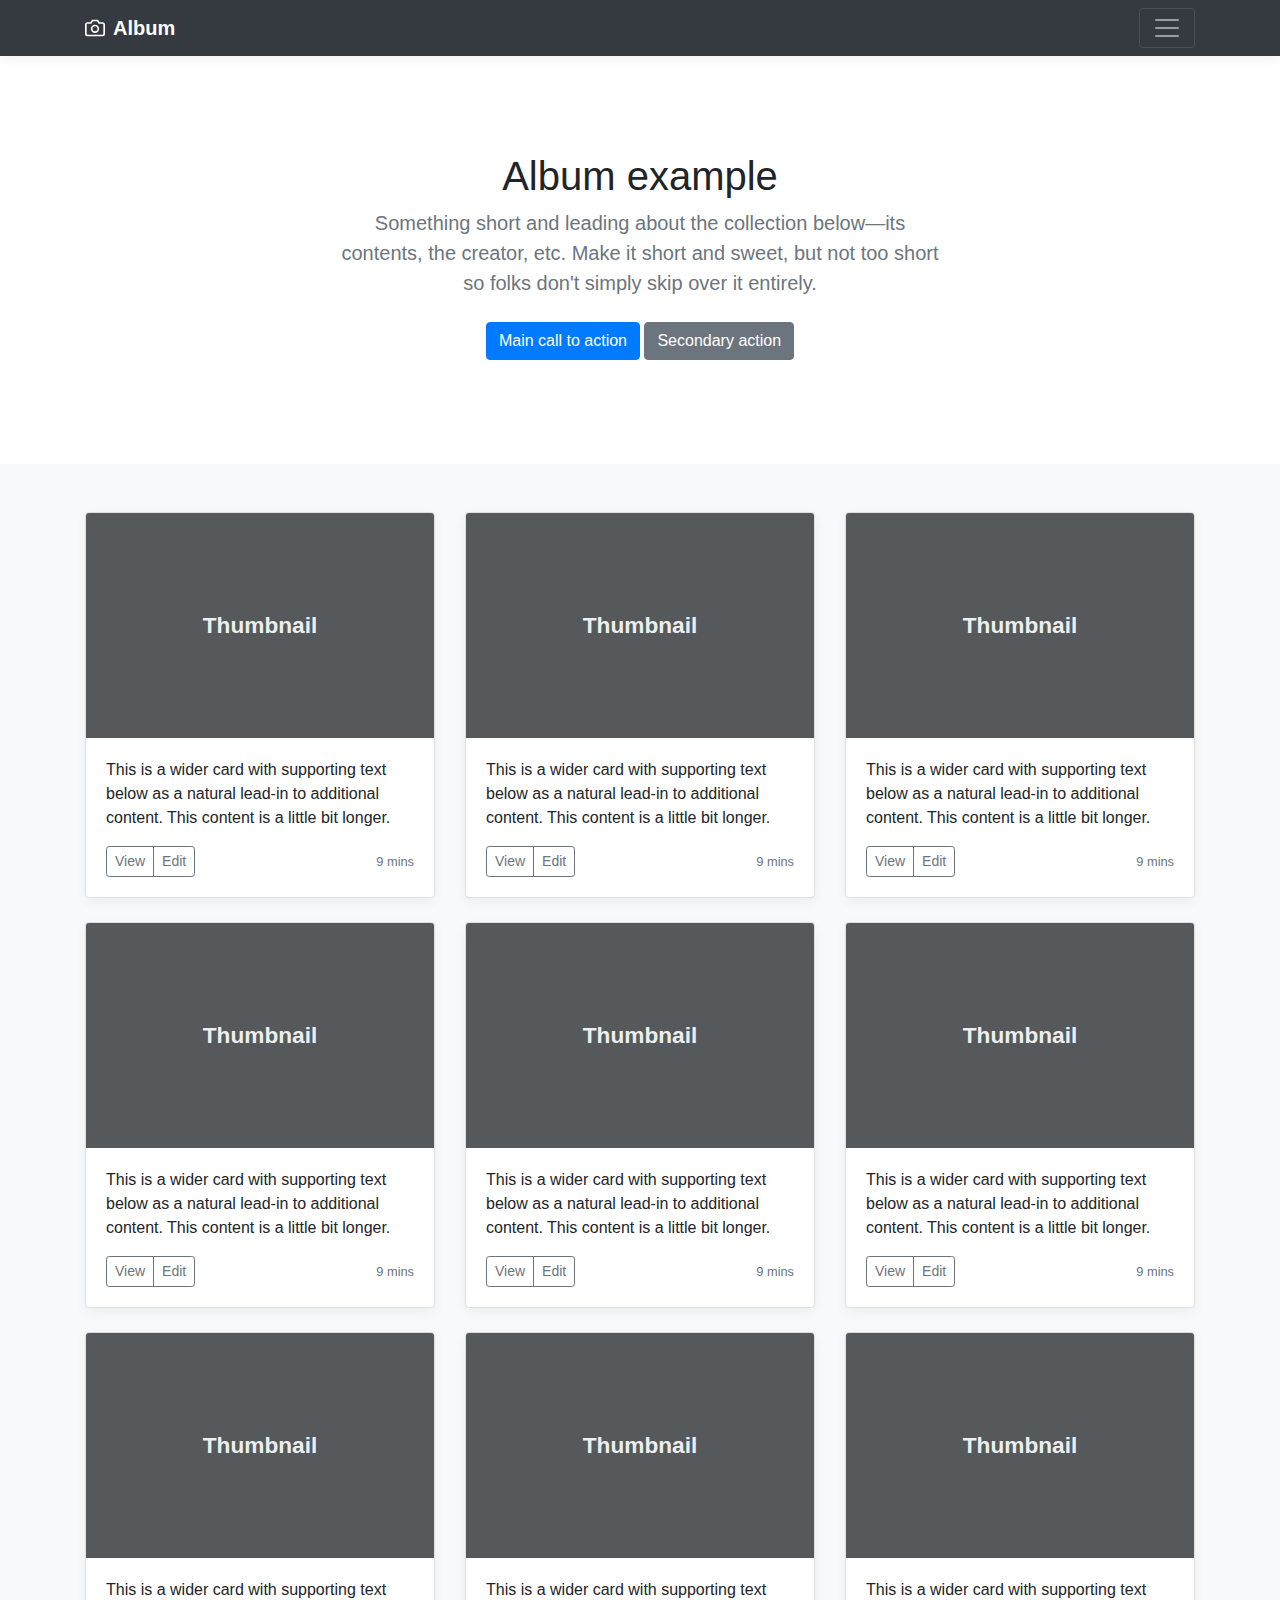
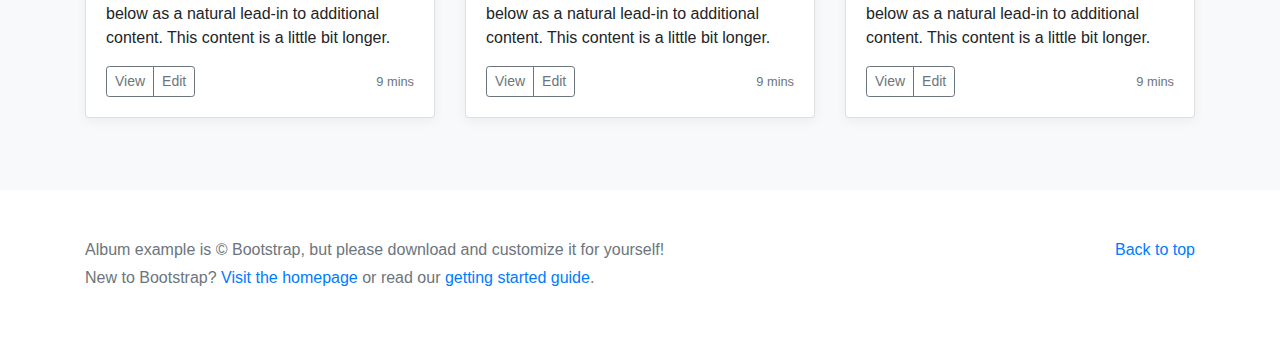
<file: bootstrap-4.1.0/docs/4.1/examples/album/index.html>
<!doctype html>
<html lang="en">
  <head>
    <meta charset="utf-8">
    <meta name="viewport" content="width=device-width, initial-scale=1, shrink-to-fit=no">
    <meta name="description" content="">
    <meta name="author" content="">
    <link rel="icon" href="../../../../favicon.ico">

    <title>Album example for Bootstrap</title>

    <!-- Bootstrap core CSS -->
    <link href="../../../../dist/css/bootstrap.min.css" rel="stylesheet">

    <!-- Custom styles for this template -->
    <link href="album.css" rel="stylesheet">
  </head>

  <body>

    <header>
      <div class="collapse bg-dark" id="navbarHeader">
        <div class="container">
          <div class="row">
            <div class="col-sm-8 col-md-7 py-4">
              <h4 class="text-white">About</h4>
              <p class="text-muted">Add some information about the album below, the author, or any other background context. Make it a few sentences long so folks can pick up some informative tidbits. Then, link them off to some social networking sites or contact information.</p>
            </div>
            <div class="col-sm-4 offset-md-1 py-4">
              <h4 class="text-white">Contact</h4>
              <ul class="list-unstyled">
                <li><a href="#" class="text-white">Follow on Twitter</a></li>
                <li><a href="#" class="text-white">Like on Facebook</a></li>
                <li><a href="#" class="text-white">Email me</a></li>
              </ul>
            </div>
          </div>
        </div>
      </div>
      <div class="navbar navbar-dark bg-dark box-shadow">
        <div class="container d-flex justify-content-between">
          <a href="#" class="navbar-brand d-flex align-items-center">
            <svg xmlns="http://www.w3.org/2000/svg" width="20" height="20" viewBox="0 0 24 24" fill="none" stroke="currentColor" stroke-width="2" stroke-linecap="round" stroke-linejoin="round" class="mr-2"><path d="M23 19a2 2 0 0 1-2 2H3a2 2 0 0 1-2-2V8a2 2 0 0 1 2-2h4l2-3h6l2 3h4a2 2 0 0 1 2 2z"></path><circle cx="12" cy="13" r="4"></circle></svg>
            <strong>Album</strong>
          </a>
          <button class="navbar-toggler" type="button" data-toggle="collapse" data-target="#navbarHeader" aria-controls="navbarHeader" aria-expanded="false" aria-label="Toggle navigation">
            <span class="navbar-toggler-icon"></span>
          </button>
        </div>
      </div>
    </header>

    <main role="main">

      <section class="jumbotron text-center">
        <div class="container">
          <h1 class="jumbotron-heading">Album example</h1>
          <p class="lead text-muted">Something short and leading about the collection below—its contents, the creator, etc. Make it short and sweet, but not too short so folks don't simply skip over it entirely.</p>
          <p>
            <a href="#" class="btn btn-primary my-2">Main call to action</a>
            <a href="#" class="btn btn-secondary my-2">Secondary action</a>
          </p>
        </div>
      </section>

      <div class="album py-5 bg-light">
        <div class="container">

          <div class="row">
            <div class="col-md-4">
              <div class="card mb-4 box-shadow">
                <img class="card-img-top" data-src="holder.js/100px225?theme=thumb&bg=55595c&fg=eceeef&text=Thumbnail" alt="Card image cap">
                <div class="card-body">
                  <p class="card-text">This is a wider card with supporting text below as a natural lead-in to additional content. This content is a little bit longer.</p>
                  <div class="d-flex justify-content-between align-items-center">
                    <div class="btn-group">
                      <button type="button" class="btn btn-sm btn-outline-secondary">View</button>
                      <button type="button" class="btn btn-sm btn-outline-secondary">Edit</button>
                    </div>
                    <small class="text-muted">9 mins</small>
                  </div>
                </div>
              </div>
            </div>
            <div class="col-md-4">
              <div class="card mb-4 box-shadow">
                <img class="card-img-top" data-src="holder.js/100px225?theme=thumb&bg=55595c&fg=eceeef&text=Thumbnail" alt="Card image cap">
                <div class="card-body">
                  <p class="card-text">This is a wider card with supporting text below as a natural lead-in to additional content. This content is a little bit longer.</p>
                  <div class="d-flex justify-content-between align-items-center">
                    <div class="btn-group">
                      <button type="button" class="btn btn-sm btn-outline-secondary">View</button>
                      <button type="button" class="btn btn-sm btn-outline-secondary">Edit</button>
                    </div>
                    <small class="text-muted">9 mins</small>
                  </div>
                </div>
              </div>
            </div>
            <div class="col-md-4">
              <div class="card mb-4 box-shadow">
                <img class="card-img-top" data-src="holder.js/100px225?theme=thumb&bg=55595c&fg=eceeef&text=Thumbnail" alt="Card image cap">
                <div class="card-body">
                  <p class="card-text">This is a wider card with supporting text below as a natural lead-in to additional content. This content is a little bit longer.</p>
                  <div class="d-flex justify-content-between align-items-center">
                    <div class="btn-group">
                      <button type="button" class="btn btn-sm btn-outline-secondary">View</button>
                      <button type="button" class="btn btn-sm btn-outline-secondary">Edit</button>
                    </div>
                    <small class="text-muted">9 mins</small>
                  </div>
                </div>
              </div>
            </div>

            <div class="col-md-4">
              <div class="card mb-4 box-shadow">
                <img class="card-img-top" data-src="holder.js/100px225?theme=thumb&bg=55595c&fg=eceeef&text=Thumbnail" alt="Card image cap">
                <div class="card-body">
                  <p class="card-text">This is a wider card with supporting text below as a natural lead-in to additional content. This content is a little bit longer.</p>
                  <div class="d-flex justify-content-between align-items-center">
                    <div class="btn-group">
                      <button type="button" class="btn btn-sm btn-outline-secondary">View</button>
                      <button type="button" class="btn btn-sm btn-outline-secondary">Edit</button>
                    </div>
                    <small class="text-muted">9 mins</small>
                  </div>
                </div>
              </div>
            </div>
            <div class="col-md-4">
              <div class="card mb-4 box-shadow">
                <img class="card-img-top" data-src="holder.js/100px225?theme=thumb&bg=55595c&fg=eceeef&text=Thumbnail" alt="Card image cap">
                <div class="card-body">
                  <p class="card-text">This is a wider card with supporting text below as a natural lead-in to additional content. This content is a little bit longer.</p>
                  <div class="d-flex justify-content-between align-items-center">
                    <div class="btn-group">
                      <button type="button" class="btn btn-sm btn-outline-secondary">View</button>
                      <button type="button" class="btn btn-sm btn-outline-secondary">Edit</button>
                    </div>
                    <small class="text-muted">9 mins</small>
                  </div>
                </div>
              </div>
            </div>
            <div class="col-md-4">
              <div class="card mb-4 box-shadow">
                <img class="card-img-top" data-src="holder.js/100px225?theme=thumb&bg=55595c&fg=eceeef&text=Thumbnail" alt="Card image cap">
                <div class="card-body">
                  <p class="card-text">This is a wider card with supporting text below as a natural lead-in to additional content. This content is a little bit longer.</p>
                  <div class="d-flex justify-content-between align-items-center">
                    <div class="btn-group">
                      <button type="button" class="btn btn-sm btn-outline-secondary">View</button>
                      <button type="button" class="btn btn-sm btn-outline-secondary">Edit</button>
                    </div>
                    <small class="text-muted">9 mins</small>
                  </div>
                </div>
              </div>
            </div>

            <div class="col-md-4">
              <div class="card mb-4 box-shadow">
                <img class="card-img-top" data-src="holder.js/100px225?theme=thumb&bg=55595c&fg=eceeef&text=Thumbnail" alt="Card image cap">
                <div class="card-body">
                  <p class="card-text">This is a wider card with supporting text below as a natural lead-in to additional content. This content is a little bit longer.</p>
                  <div class="d-flex justify-content-between align-items-center">
                    <div class="btn-group">
                      <button type="button" class="btn btn-sm btn-outline-secondary">View</button>
                      <button type="button" class="btn btn-sm btn-outline-secondary">Edit</button>
                    </div>
                    <small class="text-muted">9 mins</small>
                  </div>
                </div>
              </div>
            </div>
            <div class="col-md-4">
              <div class="card mb-4 box-shadow">
                <img class="card-img-top" data-src="holder.js/100px225?theme=thumb&bg=55595c&fg=eceeef&text=Thumbnail" alt="Card image cap">
                <div class="card-body">
                  <p class="card-text">This is a wider card with supporting text below as a natural lead-in to additional content. This content is a little bit longer.</p>
                  <div class="d-flex justify-content-between align-items-center">
                    <div class="btn-group">
                      <button type="button" class="btn btn-sm btn-outline-secondary">View</button>
                      <button type="button" class="btn btn-sm btn-outline-secondary">Edit</button>
                    </div>
                    <small class="text-muted">9 mins</small>
                  </div>
                </div>
              </div>
            </div>
            <div class="col-md-4">
              <div class="card mb-4 box-shadow">
                <img class="card-img-top" data-src="holder.js/100px225?theme=thumb&bg=55595c&fg=eceeef&text=Thumbnail" alt="Card image cap">
                <div class="card-body">
                  <p class="card-text">This is a wider card with supporting text below as a natural lead-in to additional content. This content is a little bit longer.</p>
                  <div class="d-flex justify-content-between align-items-center">
                    <div class="btn-group">
                      <button type="button" class="btn btn-sm btn-outline-secondary">View</button>
                      <button type="button" class="btn btn-sm btn-outline-secondary">Edit</button>
                    </div>
                    <small class="text-muted">9 mins</small>
                  </div>
                </div>
              </div>
            </div>
          </div>
        </div>
      </div>

    </main>

    <footer class="text-muted">
      <div class="container">
        <p class="float-right">
          <a href="#">Back to top</a>
        </p>
        <p>Album example is &copy; Bootstrap, but please download and customize it for yourself!</p>
        <p>New to Bootstrap? <a href="../../">Visit the homepage</a> or read our <a href="../../getting-started/">getting started guide</a>.</p>
      </div>
    </footer>

    <!-- Bootstrap core JavaScript
    ================================================== -->
    <!-- Placed at the end of the document so the pages load faster -->
    <script src="https://code.jquery.com/jquery-3.3.1.slim.min.js" integrity="sha384-q8i/X+965DzO0rT7abK41JStQIAqVgRVzpbzo5smXKp4YfRvH+8abtTE1Pi6jizo" crossorigin="anonymous"></script>
    <script>window.jQuery || document.write('<script src="../../../../assets/js/vendor/jquery-slim.min.js"><\/script>')</script>
    <script src="../../../../assets/js/vendor/popper.min.js"></script>
    <script src="../../../../dist/js/bootstrap.min.js"></script>
    <script src="../../../../assets/js/vendor/holder.min.js"></script>
  </body>
</html>
</file>
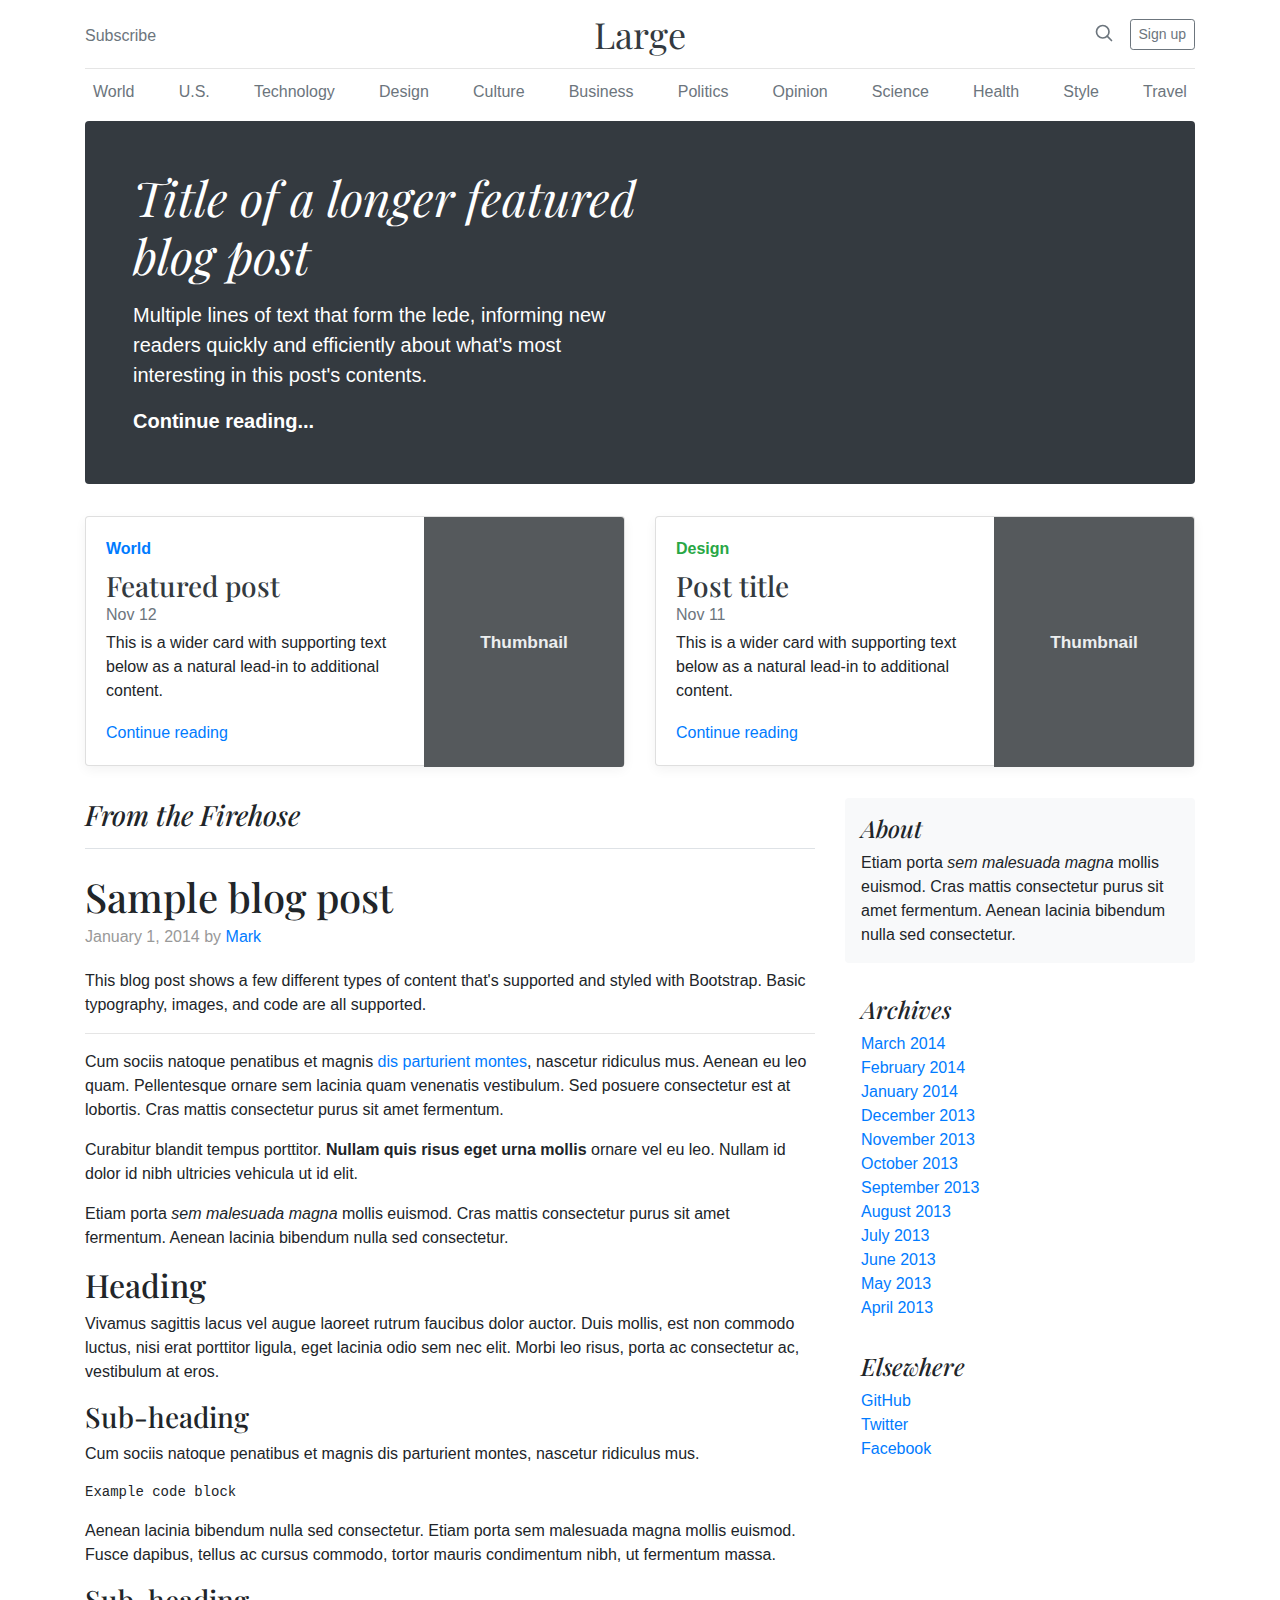
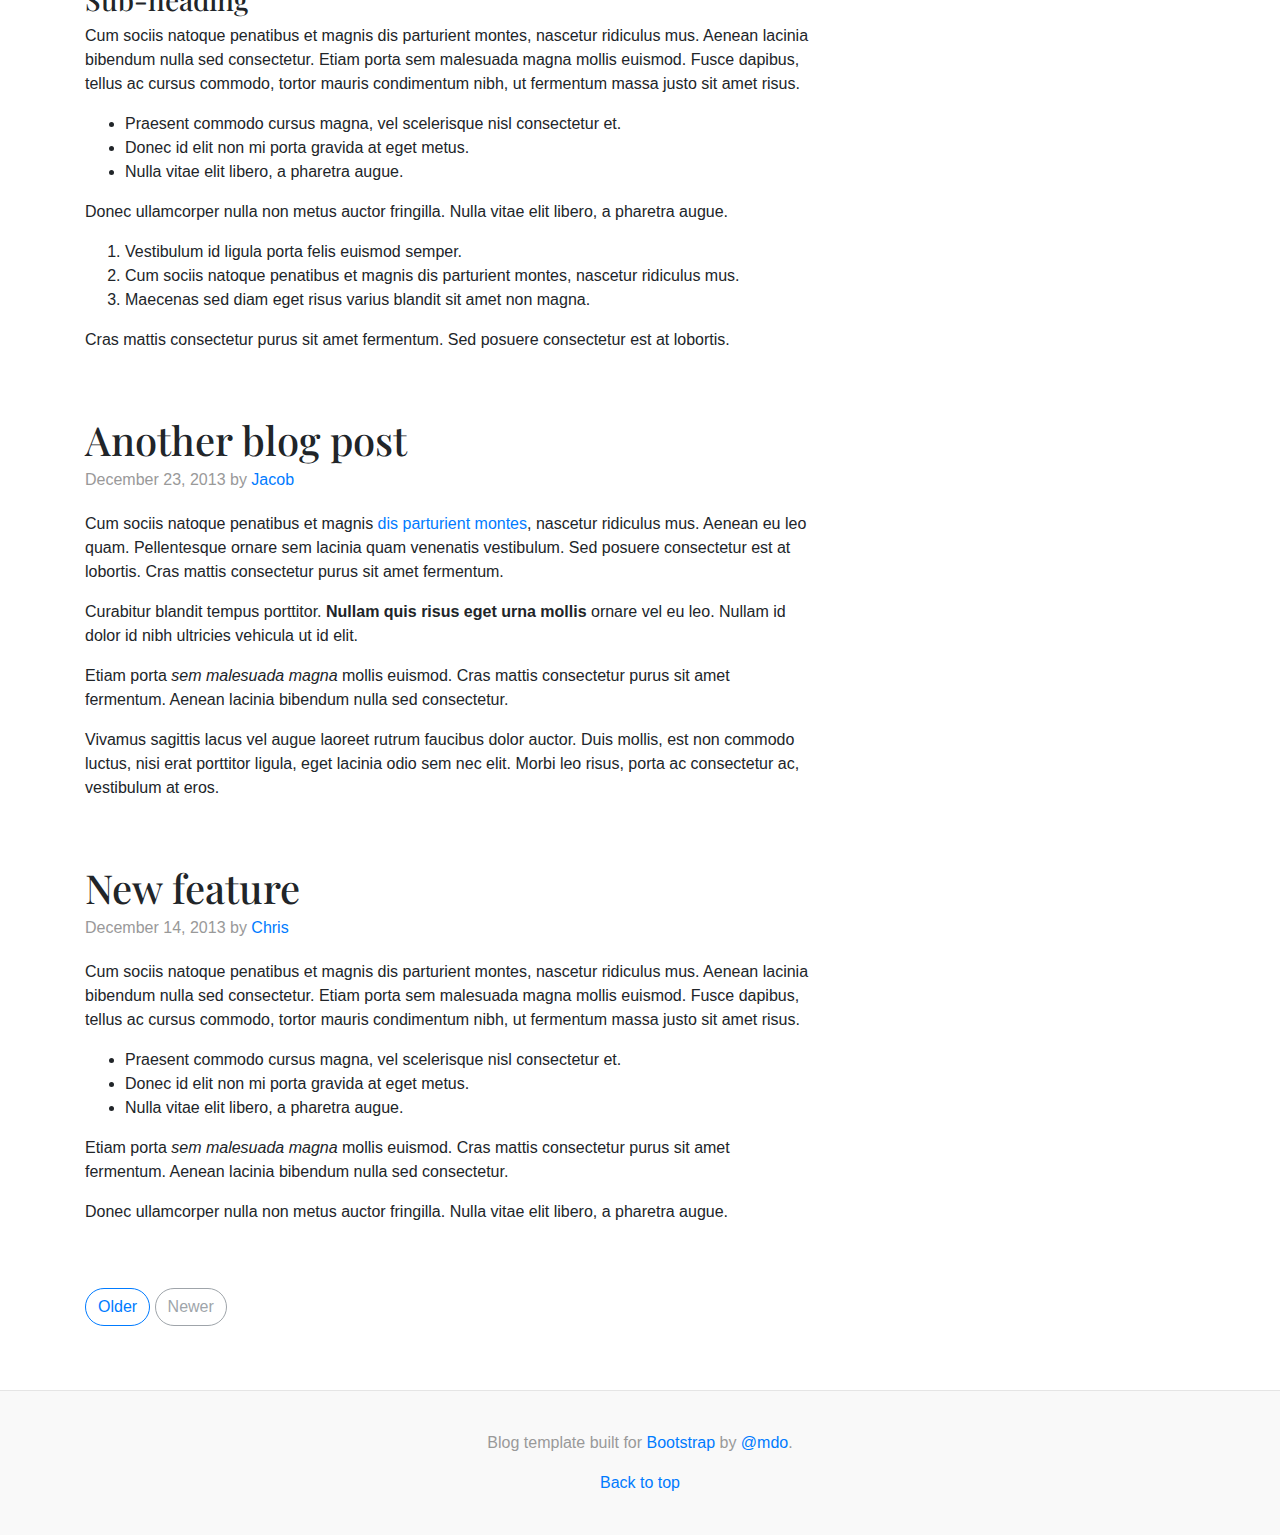
<file: bootstrap-4.1.0/docs/4.1/examples/blog/index.html>
<!doctype html>
<html lang="en">
  <head>
    <meta charset="utf-8">
    <meta name="viewport" content="width=device-width, initial-scale=1, shrink-to-fit=no">
    <meta name="description" content="">
    <meta name="author" content="">
    <link rel="icon" href="../../../../favicon.ico">

    <title>Blog Template for Bootstrap</title>

    <!-- Bootstrap core CSS -->
    <link href="../../../../dist/css/bootstrap.min.css" rel="stylesheet">

    <!-- Custom styles for this template -->
    <link href="https://fonts.googleapis.com/css?family=Playfair+Display:700,900" rel="stylesheet">
    <link href="blog.css" rel="stylesheet">
  </head>

  <body>

    <div class="container">
      <header class="blog-header py-3">
        <div class="row flex-nowrap justify-content-between align-items-center">
          <div class="col-4 pt-1">
            <a class="text-muted" href="#">Subscribe</a>
          </div>
          <div class="col-4 text-center">
            <a class="blog-header-logo text-dark" href="#">Large</a>
          </div>
          <div class="col-4 d-flex justify-content-end align-items-center">
            <a class="text-muted" href="#">
              <svg xmlns="http://www.w3.org/2000/svg" width="20" height="20" viewBox="0 0 24 24" fill="none" stroke="currentColor" stroke-width="2" stroke-linecap="round" stroke-linejoin="round" class="mx-3"><circle cx="10.5" cy="10.5" r="7.5"></circle><line x1="21" y1="21" x2="15.8" y2="15.8"></line></svg>
            </a>
            <a class="btn btn-sm btn-outline-secondary" href="#">Sign up</a>
          </div>
        </div>
      </header>

      <div class="nav-scroller py-1 mb-2">
        <nav class="nav d-flex justify-content-between">
          <a class="p-2 text-muted" href="#">World</a>
          <a class="p-2 text-muted" href="#">U.S.</a>
          <a class="p-2 text-muted" href="#">Technology</a>
          <a class="p-2 text-muted" href="#">Design</a>
          <a class="p-2 text-muted" href="#">Culture</a>
          <a class="p-2 text-muted" href="#">Business</a>
          <a class="p-2 text-muted" href="#">Politics</a>
          <a class="p-2 text-muted" href="#">Opinion</a>
          <a class="p-2 text-muted" href="#">Science</a>
          <a class="p-2 text-muted" href="#">Health</a>
          <a class="p-2 text-muted" href="#">Style</a>
          <a class="p-2 text-muted" href="#">Travel</a>
        </nav>
      </div>

      <div class="jumbotron p-3 p-md-5 text-white rounded bg-dark">
        <div class="col-md-6 px-0">
          <h1 class="display-4 font-italic">Title of a longer featured blog post</h1>
          <p class="lead my-3">Multiple lines of text that form the lede, informing new readers quickly and efficiently about what's most interesting in this post's contents.</p>
          <p class="lead mb-0"><a href="#" class="text-white font-weight-bold">Continue reading...</a></p>
        </div>
      </div>

      <div class="row mb-2">
        <div class="col-md-6">
          <div class="card flex-md-row mb-4 box-shadow h-md-250">
            <div class="card-body d-flex flex-column align-items-start">
              <strong class="d-inline-block mb-2 text-primary">World</strong>
              <h3 class="mb-0">
                <a class="text-dark" href="#">Featured post</a>
              </h3>
              <div class="mb-1 text-muted">Nov 12</div>
              <p class="card-text mb-auto">This is a wider card with supporting text below as a natural lead-in to additional content.</p>
              <a href="#">Continue reading</a>
            </div>
            <img class="card-img-right flex-auto d-none d-lg-block" data-src="holder.js/200x250?theme=thumb" alt="Card image cap">
          </div>
        </div>
        <div class="col-md-6">
          <div class="card flex-md-row mb-4 box-shadow h-md-250">
            <div class="card-body d-flex flex-column align-items-start">
              <strong class="d-inline-block mb-2 text-success">Design</strong>
              <h3 class="mb-0">
                <a class="text-dark" href="#">Post title</a>
              </h3>
              <div class="mb-1 text-muted">Nov 11</div>
              <p class="card-text mb-auto">This is a wider card with supporting text below as a natural lead-in to additional content.</p>
              <a href="#">Continue reading</a>
            </div>
            <img class="card-img-right flex-auto d-none d-lg-block" data-src="holder.js/200x250?theme=thumb" alt="Card image cap">
          </div>
        </div>
      </div>
    </div>

    <main role="main" class="container">
      <div class="row">
        <div class="col-md-8 blog-main">
          <h3 class="pb-3 mb-4 font-italic border-bottom">
            From the Firehose
          </h3>

          <div class="blog-post">
            <h2 class="blog-post-title">Sample blog post</h2>
            <p class="blog-post-meta">January 1, 2014 by <a href="#">Mark</a></p>

            <p>This blog post shows a few different types of content that's supported and styled with Bootstrap. Basic typography, images, and code are all supported.</p>
            <hr>
            <p>Cum sociis natoque penatibus et magnis <a href="#">dis parturient montes</a>, nascetur ridiculus mus. Aenean eu leo quam. Pellentesque ornare sem lacinia quam venenatis vestibulum. Sed posuere consectetur est at lobortis. Cras mattis consectetur purus sit amet fermentum.</p>
            <blockquote>
              <p>Curabitur blandit tempus porttitor. <strong>Nullam quis risus eget urna mollis</strong> ornare vel eu leo. Nullam id dolor id nibh ultricies vehicula ut id elit.</p>
            </blockquote>
            <p>Etiam porta <em>sem malesuada magna</em> mollis euismod. Cras mattis consectetur purus sit amet fermentum. Aenean lacinia bibendum nulla sed consectetur.</p>
            <h2>Heading</h2>
            <p>Vivamus sagittis lacus vel augue laoreet rutrum faucibus dolor auctor. Duis mollis, est non commodo luctus, nisi erat porttitor ligula, eget lacinia odio sem nec elit. Morbi leo risus, porta ac consectetur ac, vestibulum at eros.</p>
            <h3>Sub-heading</h3>
            <p>Cum sociis natoque penatibus et magnis dis parturient montes, nascetur ridiculus mus.</p>
            <pre><code>Example code block</code></pre>
            <p>Aenean lacinia bibendum nulla sed consectetur. Etiam porta sem malesuada magna mollis euismod. Fusce dapibus, tellus ac cursus commodo, tortor mauris condimentum nibh, ut fermentum massa.</p>
            <h3>Sub-heading</h3>
            <p>Cum sociis natoque penatibus et magnis dis parturient montes, nascetur ridiculus mus. Aenean lacinia bibendum nulla sed consectetur. Etiam porta sem malesuada magna mollis euismod. Fusce dapibus, tellus ac cursus commodo, tortor mauris condimentum nibh, ut fermentum massa justo sit amet risus.</p>
            <ul>
              <li>Praesent commodo cursus magna, vel scelerisque nisl consectetur et.</li>
              <li>Donec id elit non mi porta gravida at eget metus.</li>
              <li>Nulla vitae elit libero, a pharetra augue.</li>
            </ul>
            <p>Donec ullamcorper nulla non metus auctor fringilla. Nulla vitae elit libero, a pharetra augue.</p>
            <ol>
              <li>Vestibulum id ligula porta felis euismod semper.</li>
              <li>Cum sociis natoque penatibus et magnis dis parturient montes, nascetur ridiculus mus.</li>
              <li>Maecenas sed diam eget risus varius blandit sit amet non magna.</li>
            </ol>
            <p>Cras mattis consectetur purus sit amet fermentum. Sed posuere consectetur est at lobortis.</p>
          </div><!-- /.blog-post -->

          <div class="blog-post">
            <h2 class="blog-post-title">Another blog post</h2>
            <p class="blog-post-meta">December 23, 2013 by <a href="#">Jacob</a></p>

            <p>Cum sociis natoque penatibus et magnis <a href="#">dis parturient montes</a>, nascetur ridiculus mus. Aenean eu leo quam. Pellentesque ornare sem lacinia quam venenatis vestibulum. Sed posuere consectetur est at lobortis. Cras mattis consectetur purus sit amet fermentum.</p>
            <blockquote>
              <p>Curabitur blandit tempus porttitor. <strong>Nullam quis risus eget urna mollis</strong> ornare vel eu leo. Nullam id dolor id nibh ultricies vehicula ut id elit.</p>
            </blockquote>
            <p>Etiam porta <em>sem malesuada magna</em> mollis euismod. Cras mattis consectetur purus sit amet fermentum. Aenean lacinia bibendum nulla sed consectetur.</p>
            <p>Vivamus sagittis lacus vel augue laoreet rutrum faucibus dolor auctor. Duis mollis, est non commodo luctus, nisi erat porttitor ligula, eget lacinia odio sem nec elit. Morbi leo risus, porta ac consectetur ac, vestibulum at eros.</p>
          </div><!-- /.blog-post -->

          <div class="blog-post">
            <h2 class="blog-post-title">New feature</h2>
            <p class="blog-post-meta">December 14, 2013 by <a href="#">Chris</a></p>

            <p>Cum sociis natoque penatibus et magnis dis parturient montes, nascetur ridiculus mus. Aenean lacinia bibendum nulla sed consectetur. Etiam porta sem malesuada magna mollis euismod. Fusce dapibus, tellus ac cursus commodo, tortor mauris condimentum nibh, ut fermentum massa justo sit amet risus.</p>
            <ul>
              <li>Praesent commodo cursus magna, vel scelerisque nisl consectetur et.</li>
              <li>Donec id elit non mi porta gravida at eget metus.</li>
              <li>Nulla vitae elit libero, a pharetra augue.</li>
            </ul>
            <p>Etiam porta <em>sem malesuada magna</em> mollis euismod. Cras mattis consectetur purus sit amet fermentum. Aenean lacinia bibendum nulla sed consectetur.</p>
            <p>Donec ullamcorper nulla non metus auctor fringilla. Nulla vitae elit libero, a pharetra augue.</p>
          </div><!-- /.blog-post -->

          <nav class="blog-pagination">
            <a class="btn btn-outline-primary" href="#">Older</a>
            <a class="btn btn-outline-secondary disabled" href="#">Newer</a>
          </nav>

        </div><!-- /.blog-main -->

        <aside class="col-md-4 blog-sidebar">
          <div class="p-3 mb-3 bg-light rounded">
            <h4 class="font-italic">About</h4>
            <p class="mb-0">Etiam porta <em>sem malesuada magna</em> mollis euismod. Cras mattis consectetur purus sit amet fermentum. Aenean lacinia bibendum nulla sed consectetur.</p>
          </div>

          <div class="p-3">
            <h4 class="font-italic">Archives</h4>
            <ol class="list-unstyled mb-0">
              <li><a href="#">March 2014</a></li>
              <li><a href="#">February 2014</a></li>
              <li><a href="#">January 2014</a></li>
              <li><a href="#">December 2013</a></li>
              <li><a href="#">November 2013</a></li>
              <li><a href="#">October 2013</a></li>
              <li><a href="#">September 2013</a></li>
              <li><a href="#">August 2013</a></li>
              <li><a href="#">July 2013</a></li>
              <li><a href="#">June 2013</a></li>
              <li><a href="#">May 2013</a></li>
              <li><a href="#">April 2013</a></li>
            </ol>
          </div>

          <div class="p-3">
            <h4 class="font-italic">Elsewhere</h4>
            <ol class="list-unstyled">
              <li><a href="#">GitHub</a></li>
              <li><a href="#">Twitter</a></li>
              <li><a href="#">Facebook</a></li>
            </ol>
          </div>
        </aside><!-- /.blog-sidebar -->

      </div><!-- /.row -->

    </main><!-- /.container -->

    <footer class="blog-footer">
      <p>Blog template built for <a href="https://getbootstrap.com/">Bootstrap</a> by <a href="https://twitter.com/mdo">@mdo</a>.</p>
      <p>
        <a href="#">Back to top</a>
      </p>
    </footer>

    <!-- Bootstrap core JavaScript
    ================================================== -->
    <!-- Placed at the end of the document so the pages load faster -->
    <script src="https://code.jquery.com/jquery-3.3.1.slim.min.js" integrity="sha384-q8i/X+965DzO0rT7abK41JStQIAqVgRVzpbzo5smXKp4YfRvH+8abtTE1Pi6jizo" crossorigin="anonymous"></script>
    <script>window.jQuery || document.write('<script src="../../../../assets/js/vendor/jquery-slim.min.js"><\/script>')</script>
    <script src="../../../../assets/js/vendor/popper.min.js"></script>
    <script src="../../../../dist/js/bootstrap.min.js"></script>
    <script src="../../../../assets/js/vendor/holder.min.js"></script>
    <script>
      Holder.addTheme('thumb', {
        bg: '#55595c',
        fg: '#eceeef',
        text: 'Thumbnail'
      });
    </script>
  </body>
</html>
</file>
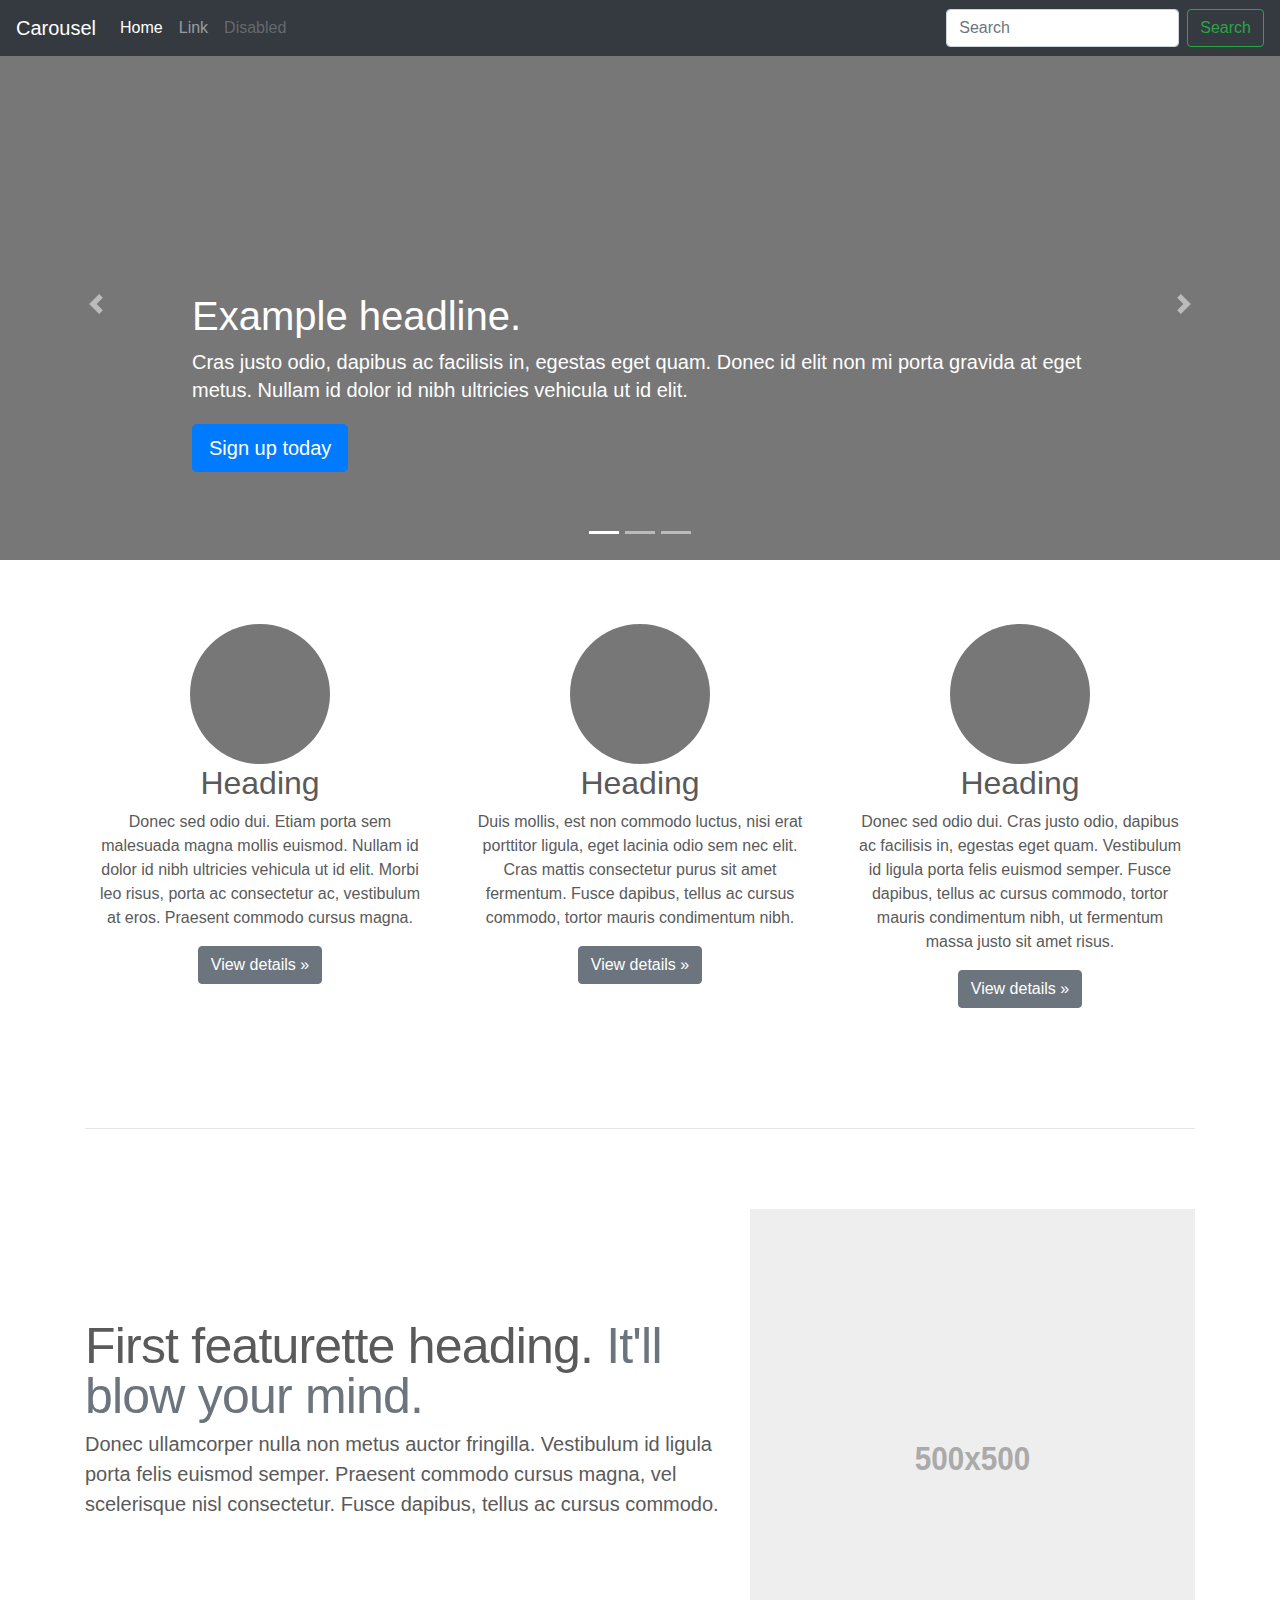
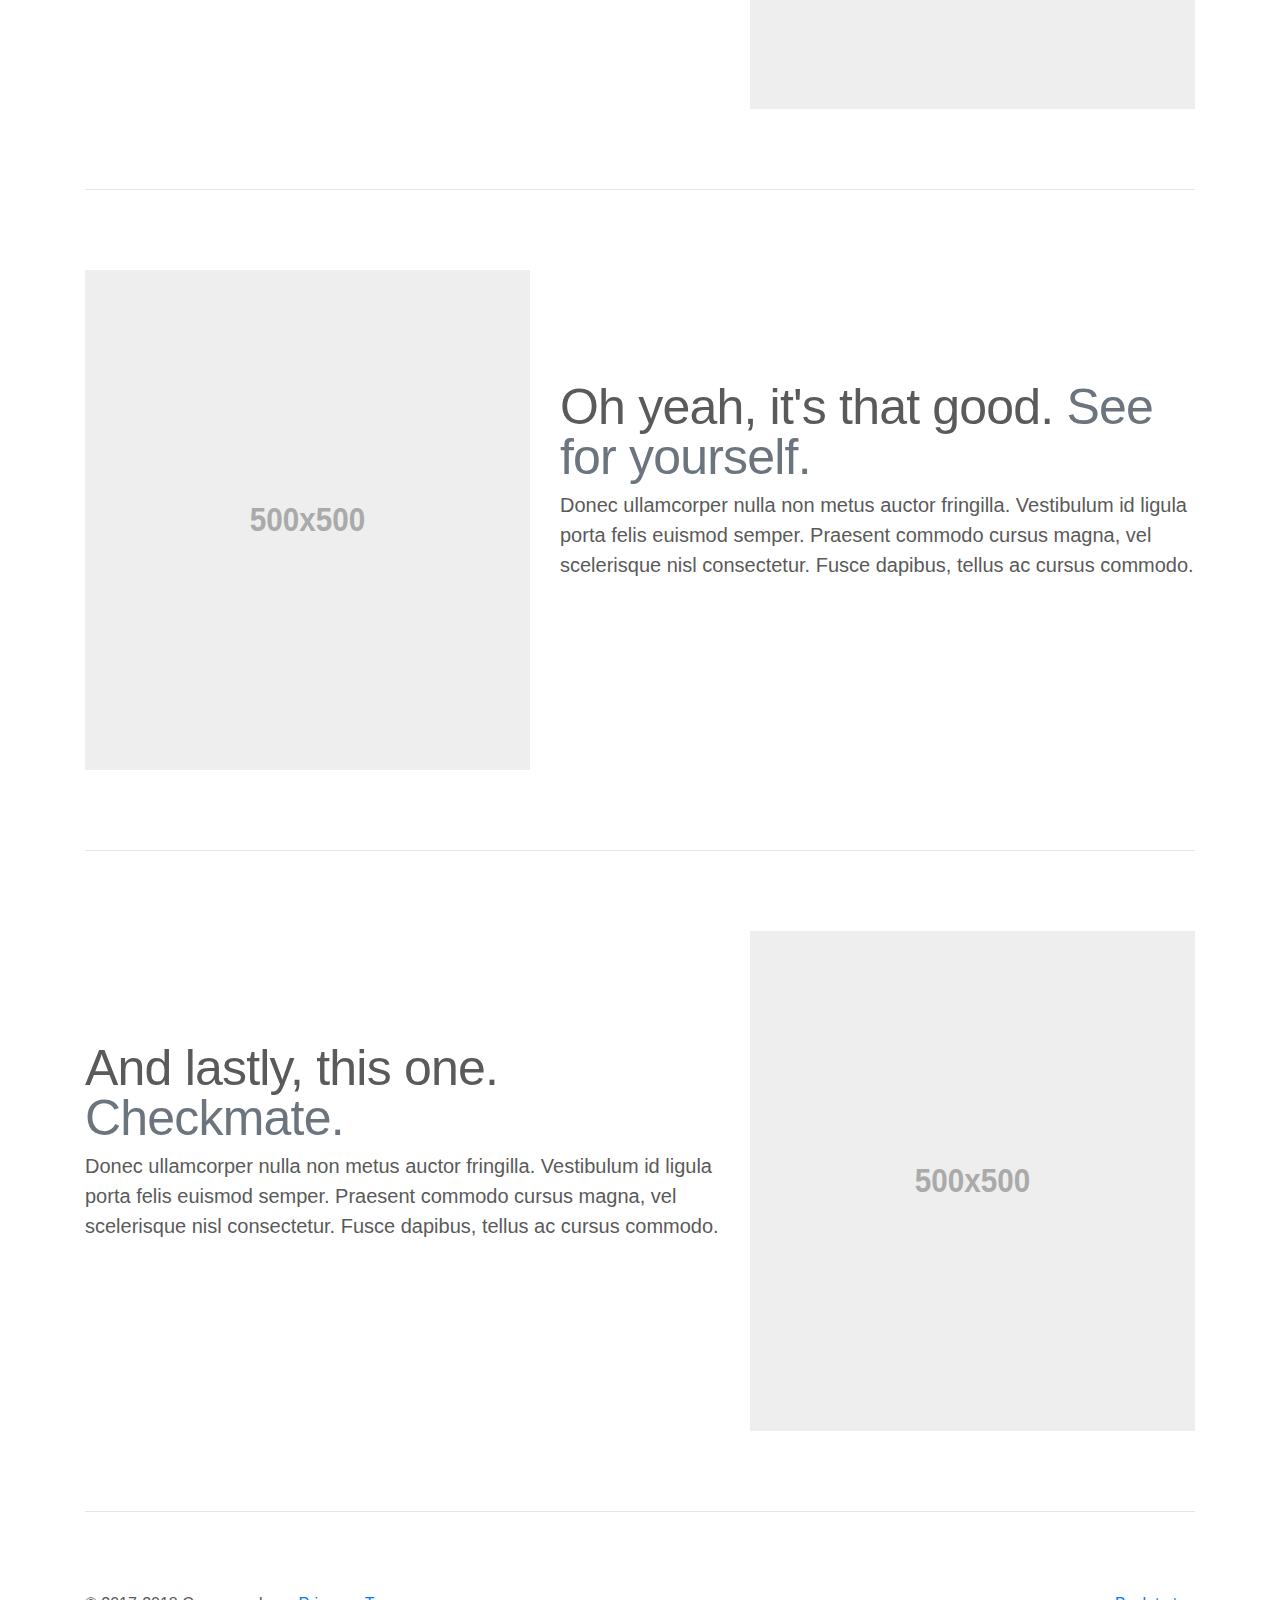
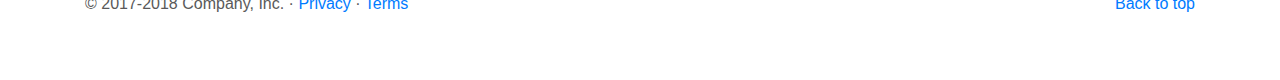
<file: bootstrap-4.1.0/docs/4.1/examples/carousel/index.html>
<!doctype html>
<html lang="en">
  <head>
    <meta charset="utf-8">
    <meta name="viewport" content="width=device-width, initial-scale=1, shrink-to-fit=no">
    <meta name="description" content="">
    <meta name="author" content="">
    <link rel="icon" href="../../../../favicon.ico">

    <title>Carousel Template for Bootstrap</title>

    <!-- Bootstrap core CSS -->
    <link href="../../../../dist/css/bootstrap.min.css" rel="stylesheet">

    <!-- Custom styles for this template -->
    <link href="carousel.css" rel="stylesheet">
  </head>
  <body>

    <header>
      <nav class="navbar navbar-expand-md navbar-dark fixed-top bg-dark">
        <a class="navbar-brand" href="#">Carousel</a>
        <button class="navbar-toggler" type="button" data-toggle="collapse" data-target="#navbarCollapse" aria-controls="navbarCollapse" aria-expanded="false" aria-label="Toggle navigation">
          <span class="navbar-toggler-icon"></span>
        </button>
        <div class="collapse navbar-collapse" id="navbarCollapse">
          <ul class="navbar-nav mr-auto">
            <li class="nav-item active">
              <a class="nav-link" href="#">Home <span class="sr-only">(current)</span></a>
            </li>
            <li class="nav-item">
              <a class="nav-link" href="#">Link</a>
            </li>
            <li class="nav-item">
              <a class="nav-link disabled" href="#">Disabled</a>
            </li>
          </ul>
          <form class="form-inline mt-2 mt-md-0">
            <input class="form-control mr-sm-2" type="text" placeholder="Search" aria-label="Search">
            <button class="btn btn-outline-success my-2 my-sm-0" type="submit">Search</button>
          </form>
        </div>
      </nav>
    </header>

    <main role="main">

      <div id="myCarousel" class="carousel slide" data-ride="carousel">
        <ol class="carousel-indicators">
          <li data-target="#myCarousel" data-slide-to="0" class="active"></li>
          <li data-target="#myCarousel" data-slide-to="1"></li>
          <li data-target="#myCarousel" data-slide-to="2"></li>
        </ol>
        <div class="carousel-inner">
          <div class="carousel-item active">
            <img class="first-slide" src="[data-uri]" alt="First slide">
            <div class="container">
              <div class="carousel-caption text-left">
                <h1>Example headline.</h1>
                <p>Cras justo odio, dapibus ac facilisis in, egestas eget quam. Donec id elit non mi porta gravida at eget metus. Nullam id dolor id nibh ultricies vehicula ut id elit.</p>
                <p><a class="btn btn-lg btn-primary" href="#" role="button">Sign up today</a></p>
              </div>
            </div>
          </div>
          <div class="carousel-item">
            <img class="second-slide" src="[data-uri]" alt="Second slide">
            <div class="container">
              <div class="carousel-caption">
                <h1>Another example headline.</h1>
                <p>Cras justo odio, dapibus ac facilisis in, egestas eget quam. Donec id elit non mi porta gravida at eget metus. Nullam id dolor id nibh ultricies vehicula ut id elit.</p>
                <p><a class="btn btn-lg btn-primary" href="#" role="button">Learn more</a></p>
              </div>
            </div>
          </div>
          <div class="carousel-item">
            <img class="third-slide" src="[data-uri]" alt="Third slide">
            <div class="container">
              <div class="carousel-caption text-right">
                <h1>One more for good measure.</h1>
                <p>Cras justo odio, dapibus ac facilisis in, egestas eget quam. Donec id elit non mi porta gravida at eget metus. Nullam id dolor id nibh ultricies vehicula ut id elit.</p>
                <p><a class="btn btn-lg btn-primary" href="#" role="button">Browse gallery</a></p>
              </div>
            </div>
          </div>
        </div>
        <a class="carousel-control-prev" href="#myCarousel" role="button" data-slide="prev">
          <span class="carousel-control-prev-icon" aria-hidden="true"></span>
          <span class="sr-only">Previous</span>
        </a>
        <a class="carousel-control-next" href="#myCarousel" role="button" data-slide="next">
          <span class="carousel-control-next-icon" aria-hidden="true"></span>
          <span class="sr-only">Next</span>
        </a>
      </div>


      <!-- Marketing messaging and featurettes
      ================================================== -->
      <!-- Wrap the rest of the page in another container to center all the content. -->

      <div class="container marketing">

        <!-- Three columns of text below the carousel -->
        <div class="row">
          <div class="col-lg-4">
            <img class="rounded-circle" src="[data-uri]" alt="Generic placeholder image" width="140" height="140">
            <h2>Heading</h2>
            <p>Donec sed odio dui. Etiam porta sem malesuada magna mollis euismod. Nullam id dolor id nibh ultricies vehicula ut id elit. Morbi leo risus, porta ac consectetur ac, vestibulum at eros. Praesent commodo cursus magna.</p>
            <p><a class="btn btn-secondary" href="#" role="button">View details &raquo;</a></p>
          </div><!-- /.col-lg-4 -->
          <div class="col-lg-4">
            <img class="rounded-circle" src="[data-uri]" alt="Generic placeholder image" width="140" height="140">
            <h2>Heading</h2>
            <p>Duis mollis, est non commodo luctus, nisi erat porttitor ligula, eget lacinia odio sem nec elit. Cras mattis consectetur purus sit amet fermentum. Fusce dapibus, tellus ac cursus commodo, tortor mauris condimentum nibh.</p>
            <p><a class="btn btn-secondary" href="#" role="button">View details &raquo;</a></p>
          </div><!-- /.col-lg-4 -->
          <div class="col-lg-4">
            <img class="rounded-circle" src="[data-uri]" alt="Generic placeholder image" width="140" height="140">
            <h2>Heading</h2>
            <p>Donec sed odio dui. Cras justo odio, dapibus ac facilisis in, egestas eget quam. Vestibulum id ligula porta felis euismod semper. Fusce dapibus, tellus ac cursus commodo, tortor mauris condimentum nibh, ut fermentum massa justo sit amet risus.</p>
            <p><a class="btn btn-secondary" href="#" role="button">View details &raquo;</a></p>
          </div><!-- /.col-lg-4 -->
        </div><!-- /.row -->


        <!-- START THE FEATURETTES -->

        <hr class="featurette-divider">

        <div class="row featurette">
          <div class="col-md-7">
            <h2 class="featurette-heading">First featurette heading. <span class="text-muted">It'll blow your mind.</span></h2>
            <p class="lead">Donec ullamcorper nulla non metus auctor fringilla. Vestibulum id ligula porta felis euismod semper. Praesent commodo cursus magna, vel scelerisque nisl consectetur. Fusce dapibus, tellus ac cursus commodo.</p>
          </div>
          <div class="col-md-5">
            <img class="featurette-image img-fluid mx-auto" data-src="holder.js/500x500/auto" alt="Generic placeholder image">
          </div>
        </div>

        <hr class="featurette-divider">

        <div class="row featurette">
          <div class="col-md-7 order-md-2">
            <h2 class="featurette-heading">Oh yeah, it's that good. <span class="text-muted">See for yourself.</span></h2>
            <p class="lead">Donec ullamcorper nulla non metus auctor fringilla. Vestibulum id ligula porta felis euismod semper. Praesent commodo cursus magna, vel scelerisque nisl consectetur. Fusce dapibus, tellus ac cursus commodo.</p>
          </div>
          <div class="col-md-5 order-md-1">
            <img class="featurette-image img-fluid mx-auto" data-src="holder.js/500x500/auto" alt="Generic placeholder image">
          </div>
        </div>

        <hr class="featurette-divider">

        <div class="row featurette">
          <div class="col-md-7">
            <h2 class="featurette-heading">And lastly, this one. <span class="text-muted">Checkmate.</span></h2>
            <p class="lead">Donec ullamcorper nulla non metus auctor fringilla. Vestibulum id ligula porta felis euismod semper. Praesent commodo cursus magna, vel scelerisque nisl consectetur. Fusce dapibus, tellus ac cursus commodo.</p>
          </div>
          <div class="col-md-5">
            <img class="featurette-image img-fluid mx-auto" data-src="holder.js/500x500/auto" alt="Generic placeholder image">
          </div>
        </div>

        <hr class="featurette-divider">

        <!-- /END THE FEATURETTES -->

      </div><!-- /.container -->


      <!-- FOOTER -->
      <footer class="container">
        <p class="float-right"><a href="#">Back to top</a></p>
        <p>&copy; 2017-2018 Company, Inc. &middot; <a href="#">Privacy</a> &middot; <a href="#">Terms</a></p>
      </footer>
    </main>

    <!-- Bootstrap core JavaScript
    ================================================== -->
    <!-- Placed at the end of the document so the pages load faster -->
    <script src="https://code.jquery.com/jquery-3.3.1.slim.min.js" integrity="sha384-q8i/X+965DzO0rT7abK41JStQIAqVgRVzpbzo5smXKp4YfRvH+8abtTE1Pi6jizo" crossorigin="anonymous"></script>
    <script>window.jQuery || document.write('<script src="../../../../assets/js/vendor/jquery-slim.min.js"><\/script>')</script>
    <script src="../../../../assets/js/vendor/popper.min.js"></script>
    <script src="../../../../dist/js/bootstrap.min.js"></script>
    <!-- Just to make our placeholder images work. Don't actually copy the next line! -->
    <script src="../../../../assets/js/vendor/holder.min.js"></script>
  </body>
</html>
</file>
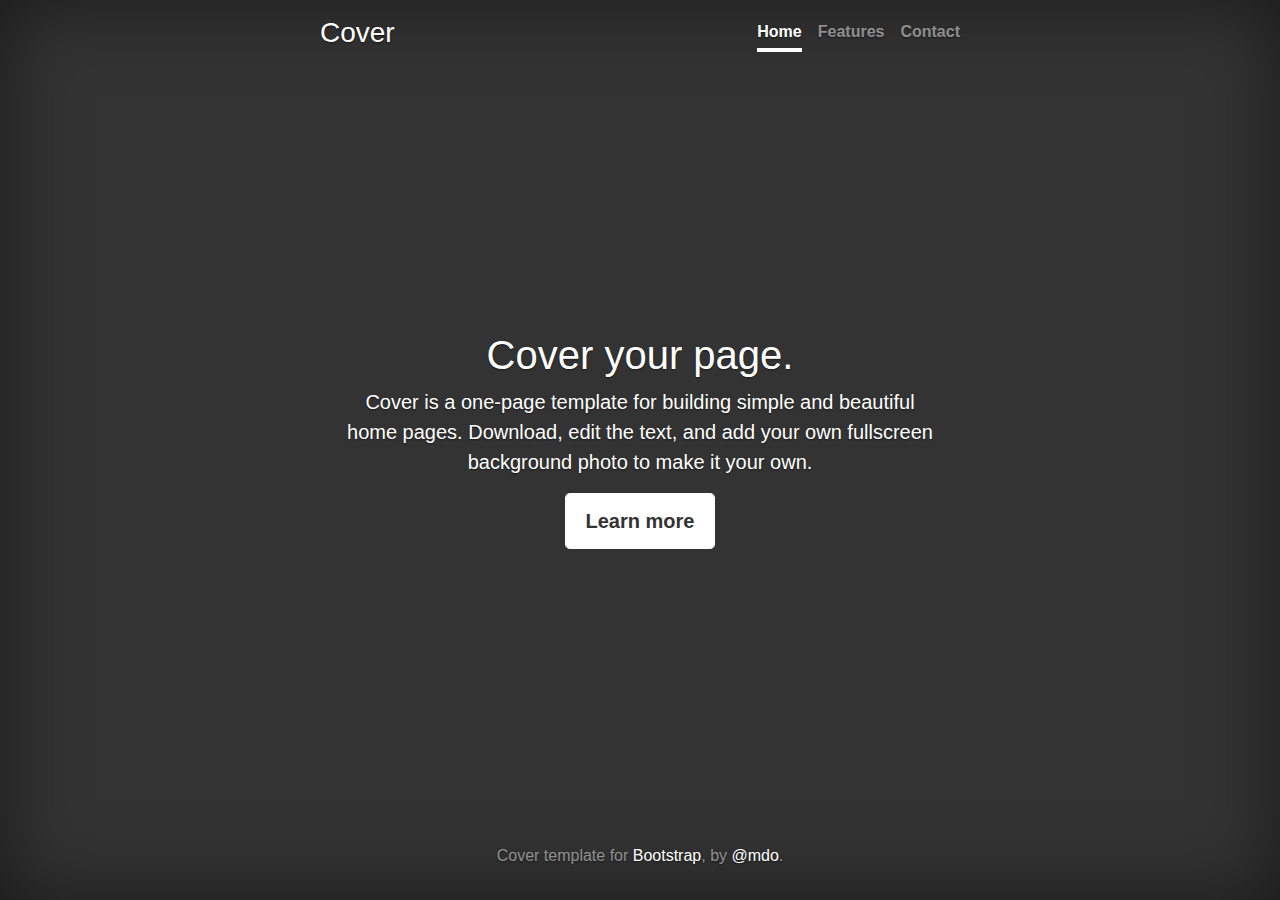
<file: bootstrap-4.1.0/docs/4.1/examples/cover/index.html>
<!doctype html>
<html lang="en">
  <head>
    <meta charset="utf-8">
    <meta name="viewport" content="width=device-width, initial-scale=1, shrink-to-fit=no">
    <meta name="description" content="">
    <meta name="author" content="">
    <link rel="icon" href="../../../../favicon.ico">

    <title>Cover Template for Bootstrap</title>

    <!-- Bootstrap core CSS -->
    <link href="../../../../dist/css/bootstrap.min.css" rel="stylesheet">

    <!-- Custom styles for this template -->
    <link href="cover.css" rel="stylesheet">
  </head>

  <body class="text-center">

    <div class="cover-container d-flex w-100 h-100 p-3 mx-auto flex-column">
      <header class="masthead mb-auto">
        <div class="inner">
          <h3 class="masthead-brand">Cover</h3>
          <nav class="nav nav-masthead justify-content-center">
            <a class="nav-link active" href="#">Home</a>
            <a class="nav-link" href="#">Features</a>
            <a class="nav-link" href="#">Contact</a>
          </nav>
        </div>
      </header>

      <main role="main" class="inner cover">
        <h1 class="cover-heading">Cover your page.</h1>
        <p class="lead">Cover is a one-page template for building simple and beautiful home pages. Download, edit the text, and add your own fullscreen background photo to make it your own.</p>
        <p class="lead">
          <a href="#" class="btn btn-lg btn-secondary">Learn more</a>
        </p>
      </main>

      <footer class="mastfoot mt-auto">
        <div class="inner">
          <p>Cover template for <a href="https://getbootstrap.com/">Bootstrap</a>, by <a href="https://twitter.com/mdo">@mdo</a>.</p>
        </div>
      </footer>
    </div>


    <!-- Bootstrap core JavaScript
    ================================================== -->
    <!-- Placed at the end of the document so the pages load faster -->
    <script src="https://code.jquery.com/jquery-3.3.1.slim.min.js" integrity="sha384-q8i/X+965DzO0rT7abK41JStQIAqVgRVzpbzo5smXKp4YfRvH+8abtTE1Pi6jizo" crossorigin="anonymous"></script>
    <script>window.jQuery || document.write('<script src="../../../../assets/js/vendor/jquery-slim.min.js"><\/script>')</script>
    <script src="../../../../assets/js/vendor/popper.min.js"></script>
    <script src="../../../../dist/js/bootstrap.min.js"></script>
  </body>
</html>
</file>
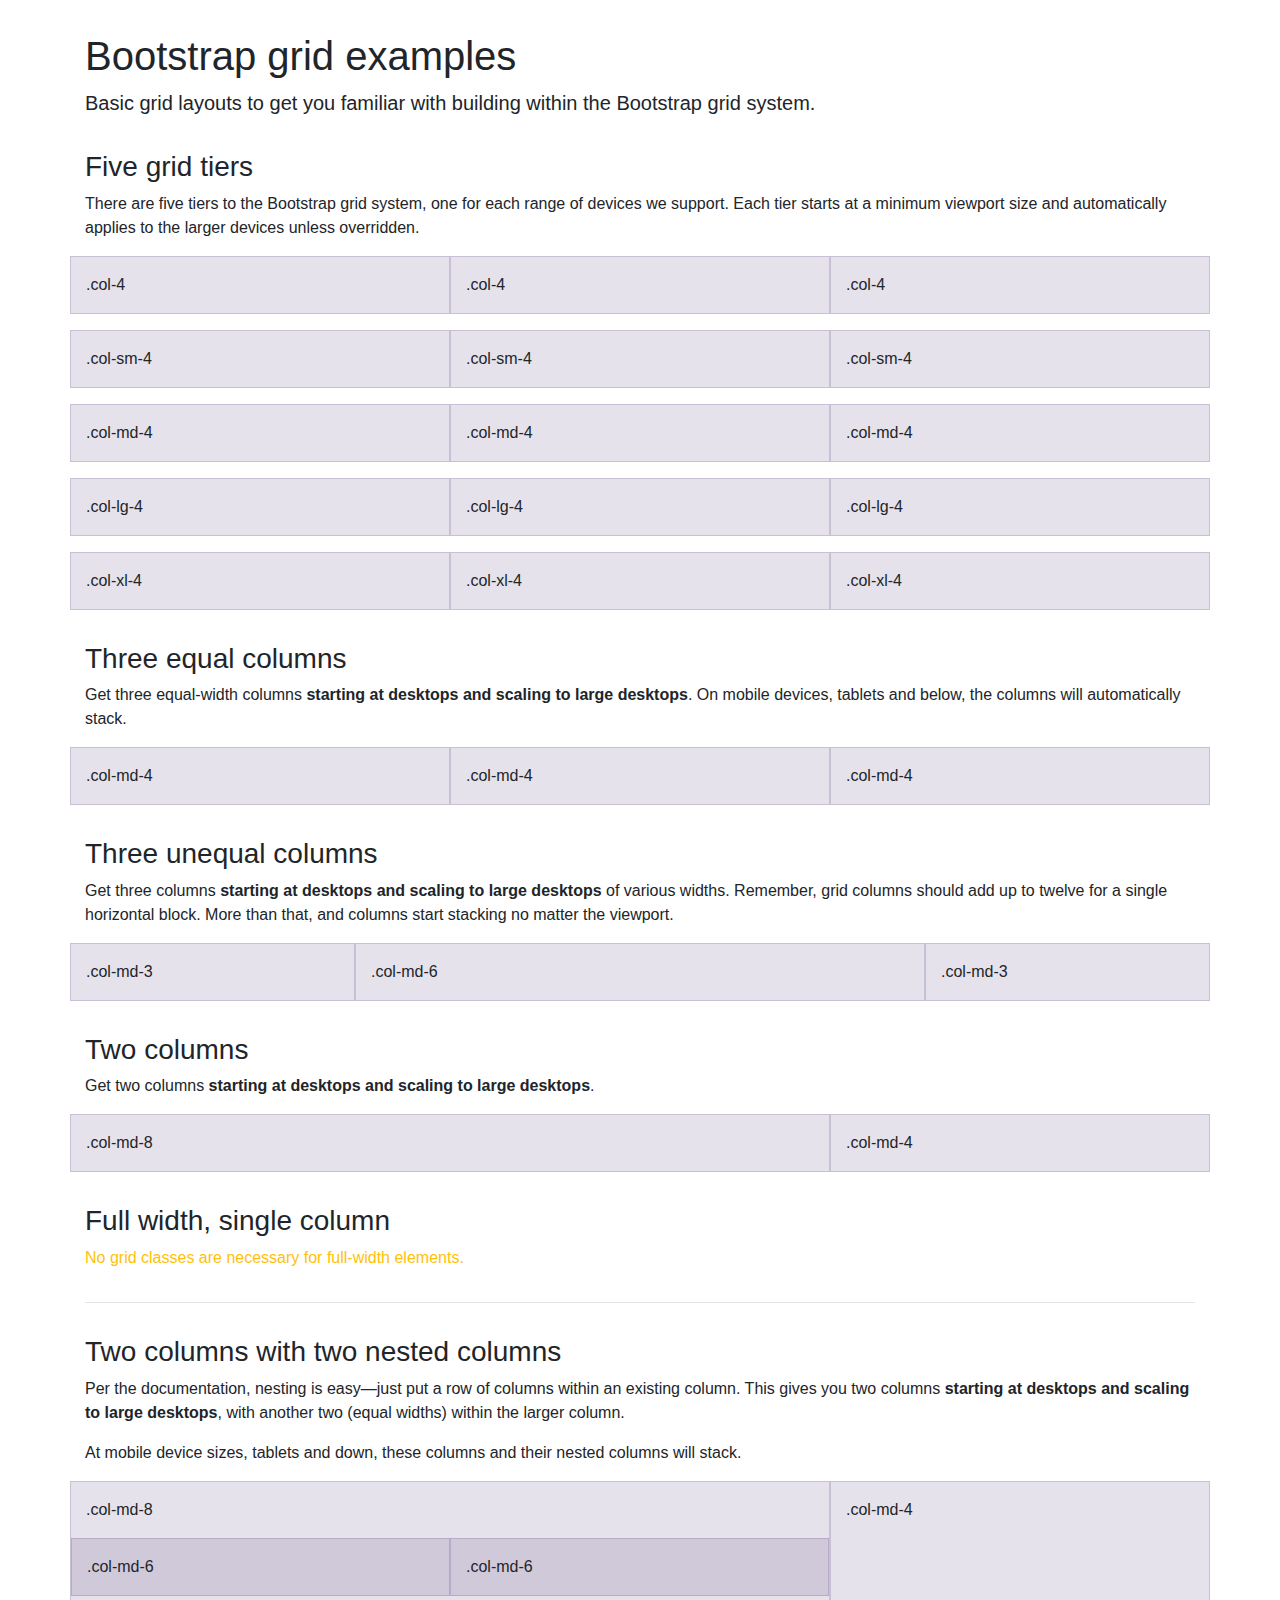
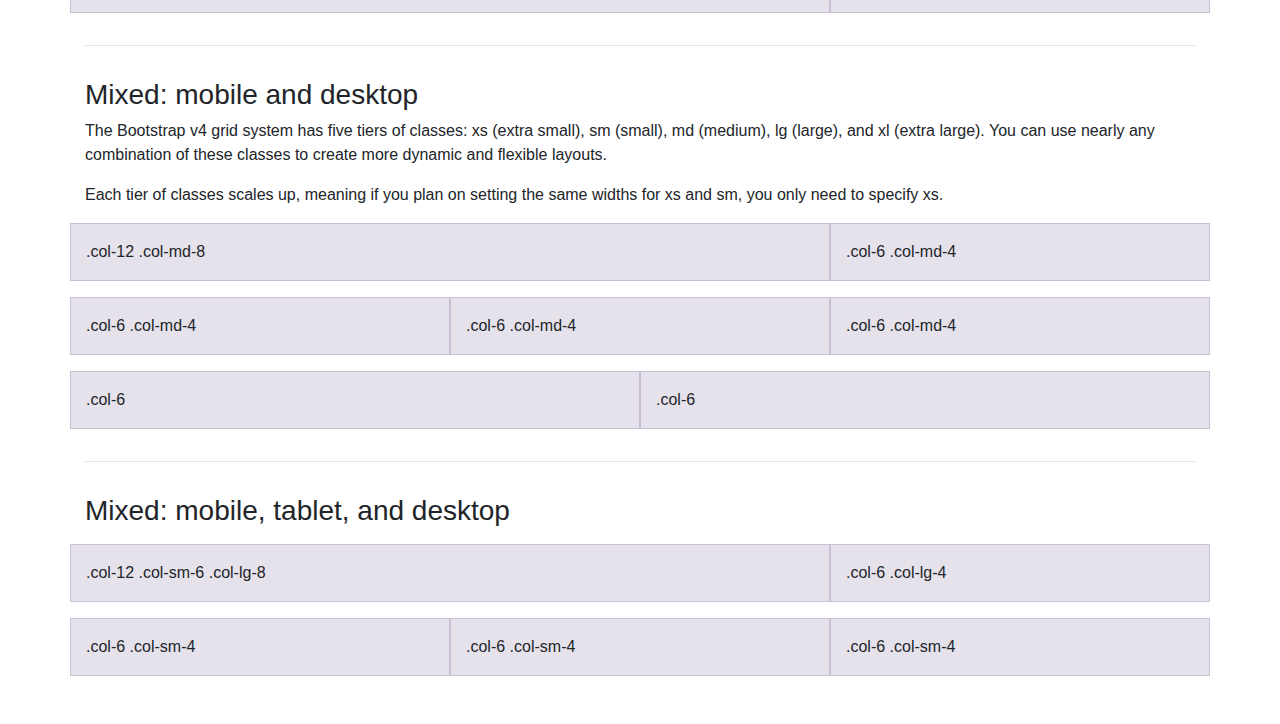
<file: bootstrap-4.1.0/docs/4.1/examples/grid/index.html>
<!doctype html>
<html lang="en">
  <head>
    <meta charset="utf-8">
    <meta name="viewport" content="width=device-width, initial-scale=1, shrink-to-fit=no">
    <meta name="description" content="">
    <meta name="author" content="">
    <link rel="icon" href="../../../../favicon.ico">

    <title>Grid Template for Bootstrap</title>

    <!-- Bootstrap core CSS -->
    <link href="../../../../dist/css/bootstrap.min.css" rel="stylesheet">

    <!-- Custom styles for this template -->
    <link href="grid.css" rel="stylesheet">
  </head>

  <body>
    <div class="container">

      <h1>Bootstrap grid examples</h1>
      <p class="lead">Basic grid layouts to get you familiar with building within the Bootstrap grid system.</p>

      <h3>Five grid tiers</h3>
      <p>There are five tiers to the Bootstrap grid system, one for each range of devices we support. Each tier starts at a minimum viewport size and automatically applies to the larger devices unless overridden.</p>

      <div class="row">
        <div class="col-4">.col-4</div>
        <div class="col-4">.col-4</div>
        <div class="col-4">.col-4</div>
      </div>

      <div class="row">
        <div class="col-sm-4">.col-sm-4</div>
        <div class="col-sm-4">.col-sm-4</div>
        <div class="col-sm-4">.col-sm-4</div>
      </div>

      <div class="row">
        <div class="col-md-4">.col-md-4</div>
        <div class="col-md-4">.col-md-4</div>
        <div class="col-md-4">.col-md-4</div>
      </div>

      <div class="row">
        <div class="col-lg-4">.col-lg-4</div>
        <div class="col-lg-4">.col-lg-4</div>
        <div class="col-lg-4">.col-lg-4</div>
      </div>

      <div class="row">
        <div class="col-xl-4">.col-xl-4</div>
        <div class="col-xl-4">.col-xl-4</div>
        <div class="col-xl-4">.col-xl-4</div>
      </div>

      <h3>Three equal columns</h3>
      <p>Get three equal-width columns <strong>starting at desktops and scaling to large desktops</strong>. On mobile devices, tablets and below, the columns will automatically stack.</p>
      <div class="row">
        <div class="col-md-4">.col-md-4</div>
        <div class="col-md-4">.col-md-4</div>
        <div class="col-md-4">.col-md-4</div>
      </div>

      <h3>Three unequal columns</h3>
      <p>Get three columns <strong>starting at desktops and scaling to large desktops</strong> of various widths. Remember, grid columns should add up to twelve for a single horizontal block. More than that, and columns start stacking no matter the viewport.</p>
      <div class="row">
        <div class="col-md-3">.col-md-3</div>
        <div class="col-md-6">.col-md-6</div>
        <div class="col-md-3">.col-md-3</div>
      </div>

      <h3>Two columns</h3>
      <p>Get two columns <strong>starting at desktops and scaling to large desktops</strong>.</p>
      <div class="row">
        <div class="col-md-8">.col-md-8</div>
        <div class="col-md-4">.col-md-4</div>
      </div>

      <h3>Full width, single column</h3>
      <p class="text-warning">No grid classes are necessary for full-width elements.</p>

      <hr>

      <h3>Two columns with two nested columns</h3>
      <p>Per the documentation, nesting is easy—just put a row of columns within an existing column. This gives you two columns <strong>starting at desktops and scaling to large desktops</strong>, with another two (equal widths) within the larger column.</p>
      <p>At mobile device sizes, tablets and down, these columns and their nested columns will stack.</p>
      <div class="row">
        <div class="col-md-8">
          .col-md-8
          <div class="row">
            <div class="col-md-6">.col-md-6</div>
            <div class="col-md-6">.col-md-6</div>
          </div>
        </div>
        <div class="col-md-4">.col-md-4</div>
      </div>

      <hr>

      <h3>Mixed: mobile and desktop</h3>
      <p>The Bootstrap v4 grid system has five tiers of classes: xs (extra small), sm (small), md (medium), lg (large), and xl (extra large). You can use nearly any combination of these classes to create more dynamic and flexible layouts.</p>
      <p>Each tier of classes scales up, meaning if you plan on setting the same widths for xs and sm, you only need to specify xs.</p>
      <div class="row">
        <div class="col-12 col-md-8">.col-12 .col-md-8</div>
        <div class="col-6 col-md-4">.col-6 .col-md-4</div>
      </div>
      <div class="row">
        <div class="col-6 col-md-4">.col-6 .col-md-4</div>
        <div class="col-6 col-md-4">.col-6 .col-md-4</div>
        <div class="col-6 col-md-4">.col-6 .col-md-4</div>
      </div>
      <div class="row">
        <div class="col-6">.col-6</div>
        <div class="col-6">.col-6</div>
      </div>

      <hr>

      <h3>Mixed: mobile, tablet, and desktop</h3>
      <p></p>
      <div class="row">
        <div class="col-12 col-sm-6 col-lg-8">.col-12 .col-sm-6 .col-lg-8</div>
        <div class="col-6 col-lg-4">.col-6 .col-lg-4</div>
      </div>
      <div class="row">
        <div class="col-6 col-sm-4">.col-6 .col-sm-4</div>
        <div class="col-6 col-sm-4">.col-6 .col-sm-4</div>
        <div class="col-6 col-sm-4">.col-6 .col-sm-4</div>
      </div>

    </div> <!-- /container -->
  </body>
</html>
</file>
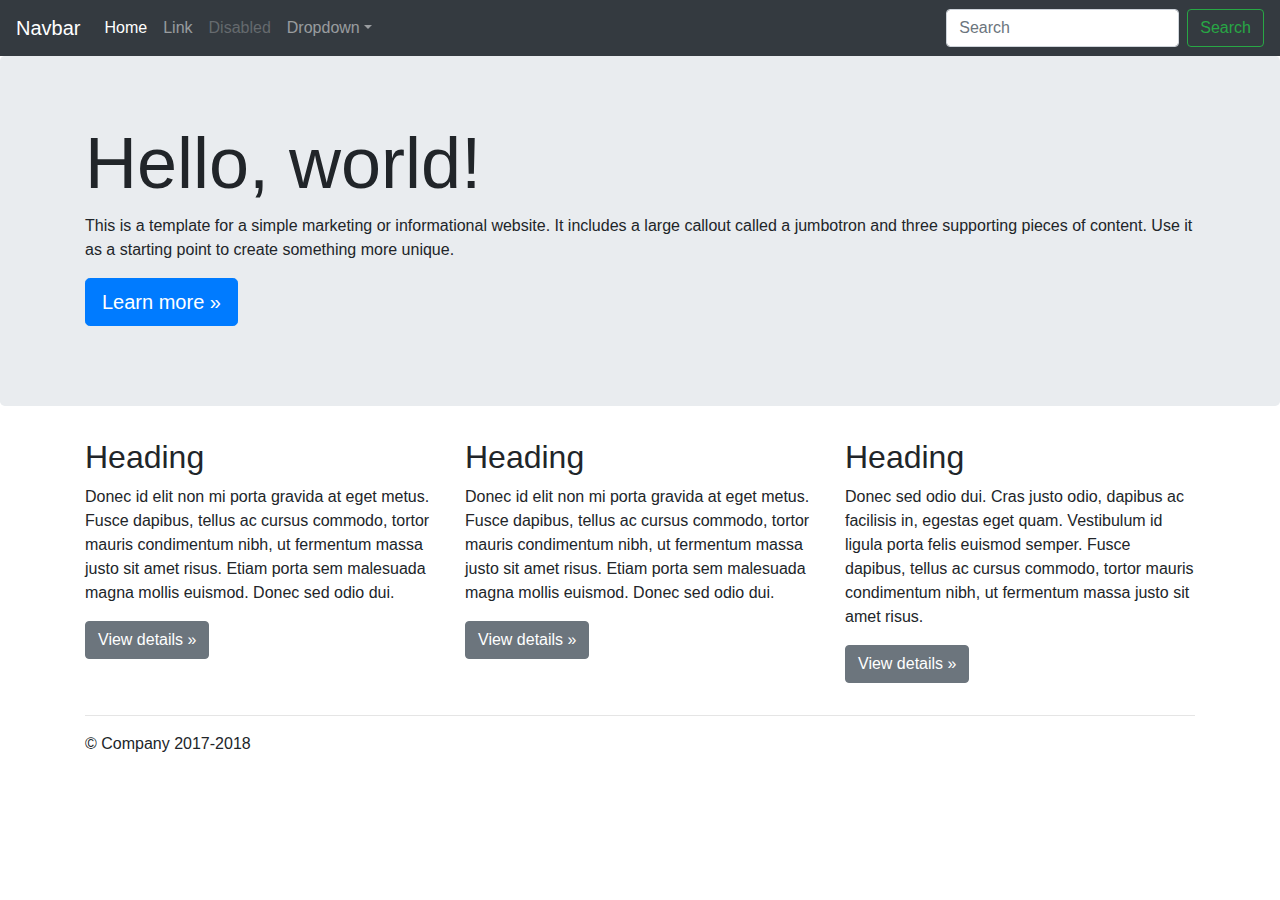
<file: bootstrap-4.1.0/docs/4.1/examples/jumbotron/index.html>
<!doctype html>
<html lang="en">
  <head>
    <meta charset="utf-8">
    <meta name="viewport" content="width=device-width, initial-scale=1, shrink-to-fit=no">
    <meta name="description" content="">
    <meta name="author" content="">
    <link rel="icon" href="../../../../favicon.ico">

    <title>Jumbotron Template for Bootstrap</title>

    <!-- Bootstrap core CSS -->
    <link href="../../../../dist/css/bootstrap.min.css" rel="stylesheet">

    <!-- Custom styles for this template -->
    <link href="jumbotron.css" rel="stylesheet">
  </head>

  <body>

    <nav class="navbar navbar-expand-md navbar-dark fixed-top bg-dark">
      <a class="navbar-brand" href="#">Navbar</a>
      <button class="navbar-toggler" type="button" data-toggle="collapse" data-target="#navbarsExampleDefault" aria-controls="navbarsExampleDefault" aria-expanded="false" aria-label="Toggle navigation">
        <span class="navbar-toggler-icon"></span>
      </button>

      <div class="collapse navbar-collapse" id="navbarsExampleDefault">
        <ul class="navbar-nav mr-auto">
          <li class="nav-item active">
            <a class="nav-link" href="#">Home <span class="sr-only">(current)</span></a>
          </li>
          <li class="nav-item">
            <a class="nav-link" href="#">Link</a>
          </li>
          <li class="nav-item">
            <a class="nav-link disabled" href="#">Disabled</a>
          </li>
          <li class="nav-item dropdown">
            <a class="nav-link dropdown-toggle" href="http://example.com" id="dropdown01" data-toggle="dropdown" aria-haspopup="true" aria-expanded="false">Dropdown</a>
            <div class="dropdown-menu" aria-labelledby="dropdown01">
              <a class="dropdown-item" href="#">Action</a>
              <a class="dropdown-item" href="#">Another action</a>
              <a class="dropdown-item" href="#">Something else here</a>
            </div>
          </li>
        </ul>
        <form class="form-inline my-2 my-lg-0">
          <input class="form-control mr-sm-2" type="text" placeholder="Search" aria-label="Search">
          <button class="btn btn-outline-success my-2 my-sm-0" type="submit">Search</button>
        </form>
      </div>
    </nav>

    <main role="main">

      <!-- Main jumbotron for a primary marketing message or call to action -->
      <div class="jumbotron">
        <div class="container">
          <h1 class="display-3">Hello, world!</h1>
          <p>This is a template for a simple marketing or informational website. It includes a large callout called a jumbotron and three supporting pieces of content. Use it as a starting point to create something more unique.</p>
          <p><a class="btn btn-primary btn-lg" href="#" role="button">Learn more &raquo;</a></p>
        </div>
      </div>

      <div class="container">
        <!-- Example row of columns -->
        <div class="row">
          <div class="col-md-4">
            <h2>Heading</h2>
            <p>Donec id elit non mi porta gravida at eget metus. Fusce dapibus, tellus ac cursus commodo, tortor mauris condimentum nibh, ut fermentum massa justo sit amet risus. Etiam porta sem malesuada magna mollis euismod. Donec sed odio dui. </p>
            <p><a class="btn btn-secondary" href="#" role="button">View details &raquo;</a></p>
          </div>
          <div class="col-md-4">
            <h2>Heading</h2>
            <p>Donec id elit non mi porta gravida at eget metus. Fusce dapibus, tellus ac cursus commodo, tortor mauris condimentum nibh, ut fermentum massa justo sit amet risus. Etiam porta sem malesuada magna mollis euismod. Donec sed odio dui. </p>
            <p><a class="btn btn-secondary" href="#" role="button">View details &raquo;</a></p>
          </div>
          <div class="col-md-4">
            <h2>Heading</h2>
            <p>Donec sed odio dui. Cras justo odio, dapibus ac facilisis in, egestas eget quam. Vestibulum id ligula porta felis euismod semper. Fusce dapibus, tellus ac cursus commodo, tortor mauris condimentum nibh, ut fermentum massa justo sit amet risus.</p>
            <p><a class="btn btn-secondary" href="#" role="button">View details &raquo;</a></p>
          </div>
        </div>

        <hr>

      </div> <!-- /container -->

    </main>

    <footer class="container">
      <p>&copy; Company 2017-2018</p>
    </footer>

    <!-- Bootstrap core JavaScript
    ================================================== -->
    <!-- Placed at the end of the document so the pages load faster -->
    <script src="https://code.jquery.com/jquery-3.3.1.slim.min.js" integrity="sha384-q8i/X+965DzO0rT7abK41JStQIAqVgRVzpbzo5smXKp4YfRvH+8abtTE1Pi6jizo" crossorigin="anonymous"></script>
    <script>window.jQuery || document.write('<script src="../../../../assets/js/vendor/jquery-slim.min.js"><\/script>')</script>
    <script src="../../../../assets/js/vendor/popper.min.js"></script>
    <script src="../../../../dist/js/bootstrap.min.js"></script>
  </body>
</html>
</file>
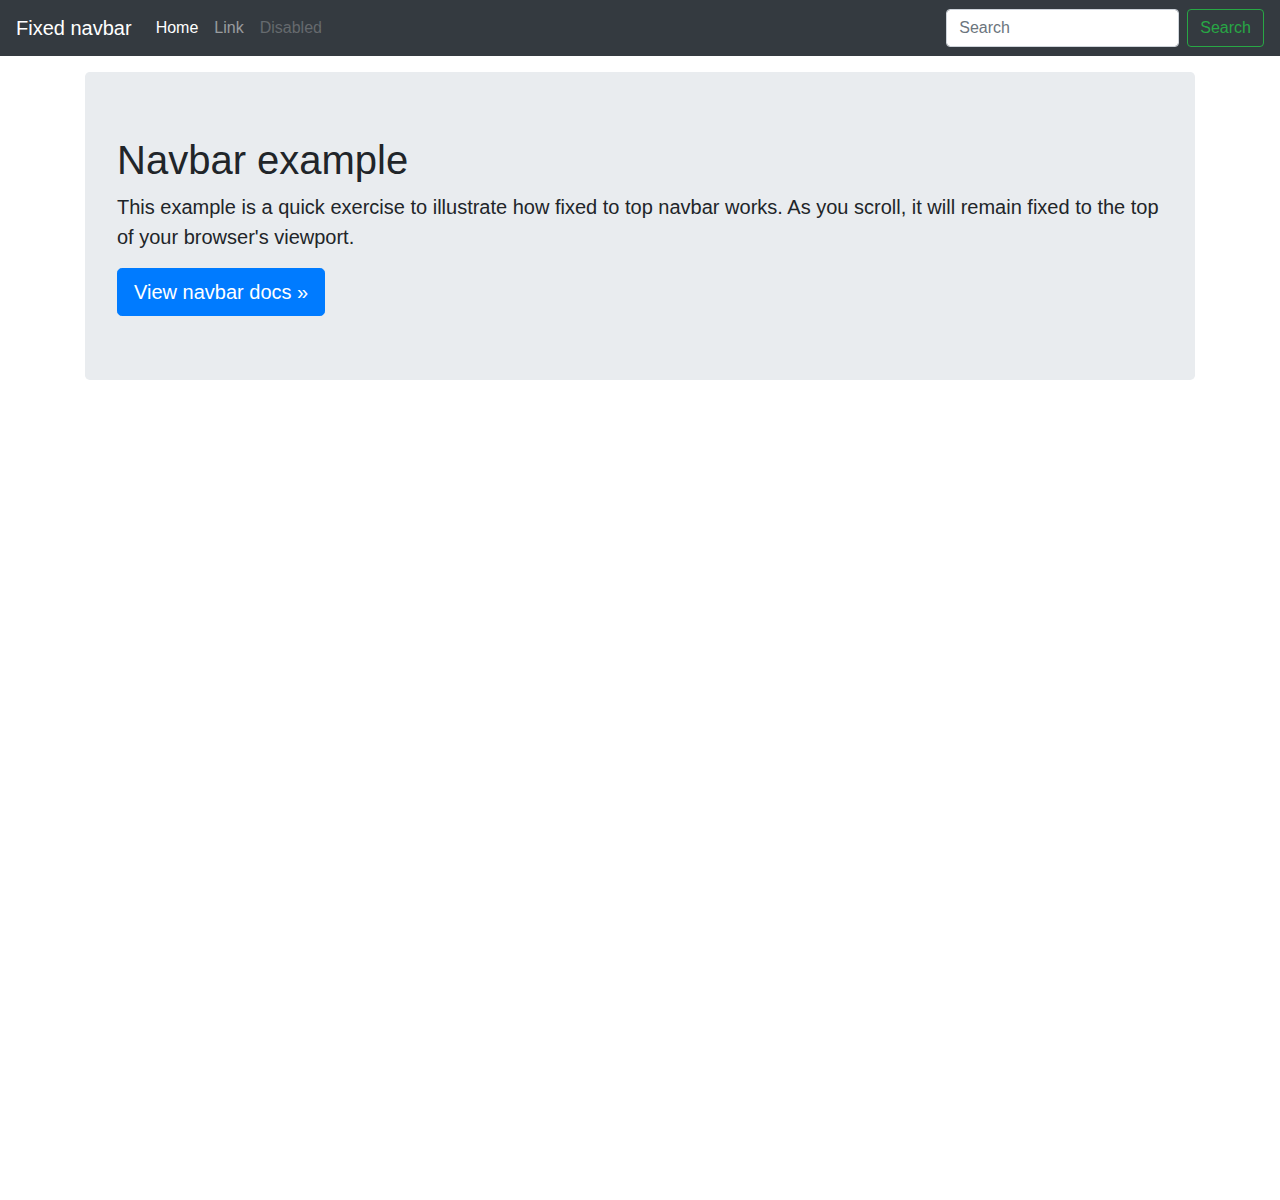
<file: bootstrap-4.1.0/docs/4.1/examples/navbar-fixed/index.html>
<!doctype html>
<html lang="en">
  <head>
    <meta charset="utf-8">
    <meta name="viewport" content="width=device-width, initial-scale=1, shrink-to-fit=no">
    <meta name="description" content="">
    <meta name="author" content="">
    <link rel="icon" href="../../../../favicon.ico">

    <title>Fixed top navbar example for Bootstrap</title>

    <!-- Bootstrap core CSS -->
    <link href="../../../../dist/css/bootstrap.min.css" rel="stylesheet">

    <!-- Custom styles for this template -->
    <link href="navbar-top-fixed.css" rel="stylesheet">
  </head>

  <body>

    <nav class="navbar navbar-expand-md navbar-dark fixed-top bg-dark">
      <a class="navbar-brand" href="#">Fixed navbar</a>
      <button class="navbar-toggler" type="button" data-toggle="collapse" data-target="#navbarCollapse" aria-controls="navbarCollapse" aria-expanded="false" aria-label="Toggle navigation">
        <span class="navbar-toggler-icon"></span>
      </button>
      <div class="collapse navbar-collapse" id="navbarCollapse">
        <ul class="navbar-nav mr-auto">
          <li class="nav-item active">
            <a class="nav-link" href="#">Home <span class="sr-only">(current)</span></a>
          </li>
          <li class="nav-item">
            <a class="nav-link" href="#">Link</a>
          </li>
          <li class="nav-item">
            <a class="nav-link disabled" href="#">Disabled</a>
          </li>
        </ul>
        <form class="form-inline mt-2 mt-md-0">
          <input class="form-control mr-sm-2" type="text" placeholder="Search" aria-label="Search">
          <button class="btn btn-outline-success my-2 my-sm-0" type="submit">Search</button>
        </form>
      </div>
    </nav>

    <main role="main" class="container">
      <div class="jumbotron">
        <h1>Navbar example</h1>
        <p class="lead">This example is a quick exercise to illustrate how fixed to top navbar works. As you scroll, it will remain fixed to the top of your browser's viewport.</p>
        <a class="btn btn-lg btn-primary" href="../../components/navbar/" role="button">View navbar docs &raquo;</a>
      </div>
    </main>

    <!-- Bootstrap core JavaScript
    ================================================== -->
    <!-- Placed at the end of the document so the pages load faster -->
    <script src="https://code.jquery.com/jquery-3.3.1.slim.min.js" integrity="sha384-q8i/X+965DzO0rT7abK41JStQIAqVgRVzpbzo5smXKp4YfRvH+8abtTE1Pi6jizo" crossorigin="anonymous"></script>
    <script>window.jQuery || document.write('<script src="../../../../assets/js/vendor/jquery-slim.min.js"><\/script>')</script>
    <script src="../../../../assets/js/vendor/popper.min.js"></script>
    <script src="../../../../dist/js/bootstrap.min.js"></script>
  </body>
</html>
</file>
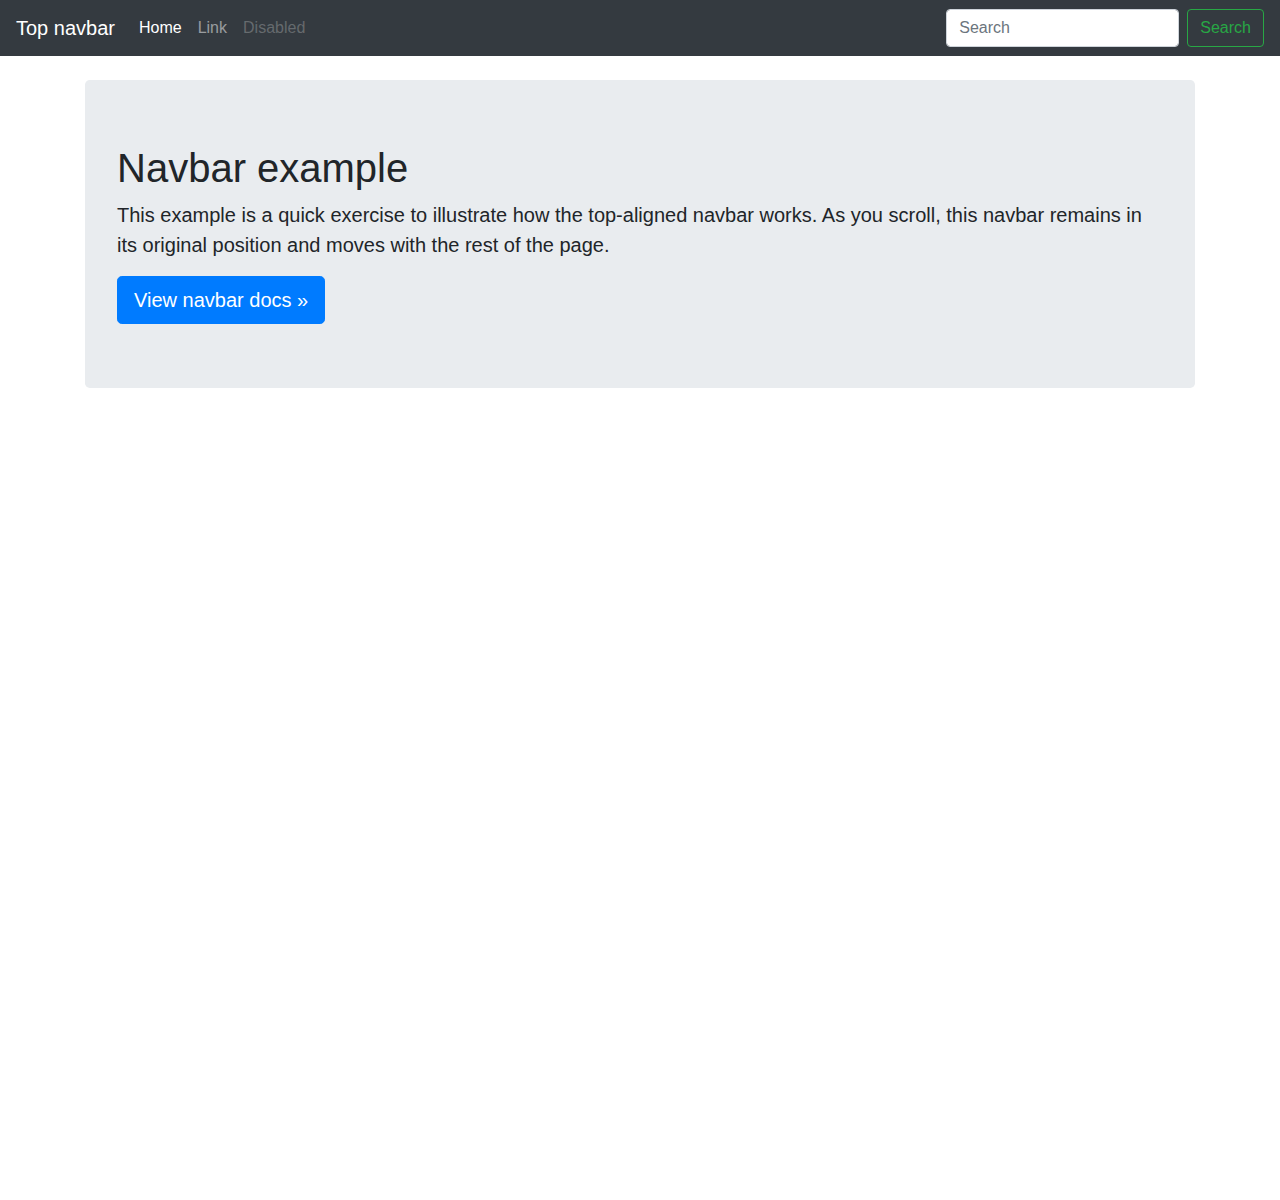
<file: bootstrap-4.1.0/docs/4.1/examples/navbar-static/index.html>
<!doctype html>
<html lang="en">
  <head>
    <meta charset="utf-8">
    <meta name="viewport" content="width=device-width, initial-scale=1, shrink-to-fit=no">
    <meta name="description" content="">
    <meta name="author" content="">
    <link rel="icon" href="../../../../favicon.ico">

    <title>Top navbar example for Bootstrap</title>

    <!-- Bootstrap core CSS -->
    <link href="../../../../dist/css/bootstrap.min.css" rel="stylesheet">

    <!-- Custom styles for this template -->
    <link href="navbar-top.css" rel="stylesheet">
  </head>

  <body>

    <nav class="navbar navbar-expand-md navbar-dark bg-dark mb-4">
      <a class="navbar-brand" href="#">Top navbar</a>
      <button class="navbar-toggler" type="button" data-toggle="collapse" data-target="#navbarCollapse" aria-controls="navbarCollapse" aria-expanded="false" aria-label="Toggle navigation">
        <span class="navbar-toggler-icon"></span>
      </button>
      <div class="collapse navbar-collapse" id="navbarCollapse">
        <ul class="navbar-nav mr-auto">
          <li class="nav-item active">
            <a class="nav-link" href="#">Home <span class="sr-only">(current)</span></a>
          </li>
          <li class="nav-item">
            <a class="nav-link" href="#">Link</a>
          </li>
          <li class="nav-item">
            <a class="nav-link disabled" href="#">Disabled</a>
          </li>
        </ul>
        <form class="form-inline mt-2 mt-md-0">
          <input class="form-control mr-sm-2" type="text" placeholder="Search" aria-label="Search">
          <button class="btn btn-outline-success my-2 my-sm-0" type="submit">Search</button>
        </form>
      </div>
    </nav>

    <main role="main" class="container">
      <div class="jumbotron">
        <h1>Navbar example</h1>
        <p class="lead">This example is a quick exercise to illustrate how the top-aligned navbar works. As you scroll, this navbar remains in its original position and moves with the rest of the page.</p>
        <a class="btn btn-lg btn-primary" href="../../components/navbar/" role="button">View navbar docs &raquo;</a>
      </div>
    </main>

    <!-- Bootstrap core JavaScript
    ================================================== -->
    <!-- Placed at the end of the document so the pages load faster -->
    <script src="https://code.jquery.com/jquery-3.3.1.slim.min.js" integrity="sha384-q8i/X+965DzO0rT7abK41JStQIAqVgRVzpbzo5smXKp4YfRvH+8abtTE1Pi6jizo" crossorigin="anonymous"></script>
    <script>window.jQuery || document.write('<script src="../../../../assets/js/vendor/jquery-slim.min.js"><\/script>')</script>
    <script src="../../../../assets/js/vendor/popper.min.js"></script>
    <script src="../../../../dist/js/bootstrap.min.js"></script>
  </body>
</html>
</file>
<file: css/line-icons.css>
@font-face {
	font-family: 'Linearicons-Free';
	src:url('../fonts/Linearicons-Free.eot?w118d');
	src:url('../fonts/Linearicons-Free.eot?#iefixw118d') format('embedded-opentype'),
		url('../fonts/Linearicons-Free.woff2?w118d') format('woff2'),
		url('../fonts/Linearicons-Free.woff?w118d') format('woff'),
		url('../fonts/Linearicons-Free.ttf?w118d') format('truetype'),
		url('../fonts/Linearicons-Free.svg?w118d#Linearicons-Free') format('svg');
	font-weight: normal;
	font-style: normal;
}

.lnr {
	font-family: 'Linearicons-Free';
	speak: none;
	font-style: normal;
	font-weight: normal;
	font-variant: normal;
	text-transform: none;
	line-height: 1;

	/* Better Font Rendering =========== */
	-webkit-font-smoothing: antialiased;
	-moz-osx-font-smoothing: grayscale;
}

.lnr-home:before {
	content: "\e800";
}
.lnr-apartment:before {
	content: "\e801";
}
.lnr-pencil:before {
	content: "\e802";
}
.lnr-magic-wand:before {
	content: "\e803";
}
.lnr-drop:before {
	content: "\e804";
}
.lnr-lighter:before {
	content: "\e805";
}
.lnr-poop:before {
	content: "\e806";
}
.lnr-sun:before {
	content: "\e807";
}
.lnr-moon:before {
	content: "\e808";
}
.lnr-cloud:before {
	content: "\e809";
}
.lnr-cloud-upload:before {
	content: "\e80a";
}
.lnr-cloud-download:before {
	content: "\e80b";
}
.lnr-cloud-sync:before {
	content: "\e80c";
}
.lnr-cloud-check:before {
	content: "\e80d";
}
.lnr-database:before {
	content: "\e80e";
}
.lnr-lock:before {
	content: "\e80f";
}
.lnr-cog:before {
	content: "\e810";
}
.lnr-trash:before {
	content: "\e811";
}
.lnr-dice:before {
	content: "\e812";
}
.lnr-heart:before {
	content: "\e813";
}
.lnr-star:before {
	content: "\e814";
}
.lnr-star-half:before {
	content: "\e815";
}
.lnr-star-empty:before {
	content: "\e816";
}
.lnr-flag:before {
	content: "\e817";
}
.lnr-envelope:before {
	content: "\e818";
}
.lnr-paperclip:before {
	content: "\e819";
}
.lnr-inbox:before {
	content: "\e81a";
}
.lnr-eye:before {
	content: "\e81b";
}
.lnr-printer:before {
	content: "\e81c";
}
.lnr-file-empty:before {
	content: "\e81d";
}
.lnr-file-add:before {
	content: "\e81e";
}
.lnr-enter:before {
	content: "\e81f";
}
.lnr-exit:before {
	content: "\e820";
}
.lnr-graduation-hat:before {
	content: "\e821";
}
.lnr-license:before {
	content: "\e822";
}
.lnr-music-note:before {
	content: "\e823";
}
.lnr-film-play:before {
	content: "\e824";
}
.lnr-camera-video:before {
	content: "\e825";
}
.lnr-camera:before {
	content: "\e826";
}
.lnr-picture:before {
	content: "\e827";
}
.lnr-book:before {
	content: "\e828";
}
.lnr-bookmark:before {
	content: "\e829";
}
.lnr-user:before {
	content: "\e82a";
}
.lnr-users:before {
	content: "\e82b";
}
.lnr-shirt:before {
	content: "\e82c";
}
.lnr-store:before {
	content: "\e82d";
}
.lnr-cart:before {
	content: "\e82e";
}
.lnr-tag:before {
	content: "\e82f";
}
.lnr-phone-handset:before {
	content: "\e830";
}
.lnr-phone:before {
	content: "\e831";
}
.lnr-pushpin:before {
	content: "\e832";
}
.lnr-map-marker:before {
	content: "\e833";
}
.lnr-map:before {
	content: "\e834";
}
.lnr-location:before {
	content: "\e835";
}
.lnr-calendar-full:before {
	content: "\e836";
}
.lnr-keyboard:before {
	content: "\e837";
}
.lnr-spell-check:before {
	content: "\e838";
}
.lnr-screen:before {
	content: "\e839";
}
.lnr-smartphone:before {
	content: "\e83a";
}
.lnr-tablet:before {
	content: "\e83b";
}
.lnr-laptop:before {
	content: "\e83c";
}
.lnr-laptop-phone:before {
	content: "\e83d";
}
.lnr-power-switch:before {
	content: "\e83e";
}
.lnr-bubble:before {
	content: "\e83f";
}
.lnr-heart-pulse:before {
	content: "\e840";
}
.lnr-construction:before {
	content: "\e841";
}
.lnr-pie-chart:before {
	content: "\e842";
}
.lnr-chart-bars:before {
	content: "\e843";
}
.lnr-gift:before {
	content: "\e844";
}
.lnr-diamond:before {
	content: "\e845";
}
.lnr-linearicons:before {
	content: "\e846";
}
.lnr-dinner:before {
	content: "\e847";
}
.lnr-coffee-cup:before {
	content: "\e848";
}
.lnr-leaf:before {
	content: "\e849";
}
.lnr-paw:before {
	content: "\e84a";
}
.lnr-rocket:before {
	content: "\e84b";
}
.lnr-briefcase:before {
	content: "\e84c";
}
.lnr-bus:before {
	content: "\e84d";
}
.lnr-car:before {
	content: "\e84e";
}
.lnr-train:before {
	content: "\e84f";
}
.lnr-bicycle:before {
	content: "\e850";
}
.lnr-wheelchair:before {
	content: "\e851";
}
.lnr-select:before {
	content: "\e852";
}
.lnr-earth:before {
	content: "\e853";
}
.lnr-smile:before {
	content: "\e854";
}
.lnr-sad:before {
	content: "\e855";
}
.lnr-neutral:before {
	content: "\e856";
}
.lnr-mustache:before {
	content: "\e857";
}
.lnr-alarm:before {
	content: "\e858";
}
.lnr-bullhorn:before {
	content: "\e859";
}
.lnr-volume-high:before {
	content: "\e85a";
}
.lnr-volume-medium:before {
	content: "\e85b";
}
.lnr-volume-low:before {
	content: "\e85c";
}
.lnr-volume:before {
	content: "\e85d";
}
.lnr-mic:before {
	content: "\e85e";
}
.lnr-hourglass:before {
	content: "\e85f";
}
.lnr-undo:before {
	content: "\e860";
}
.lnr-redo:before {
	content: "\e861";
}
.lnr-sync:before {
	content: "\e862";
}
.lnr-history:before {
	content: "\e863";
}
.lnr-clock:before {
	content: "\e864";
}
.lnr-download:before {
	content: "\e865";
}
.lnr-upload:before {
	content: "\e866";
}
.lnr-enter-down:before {
	content: "\e867";
}
.lnr-exit-up:before {
	content: "\e868";
}
.lnr-bug:before {
	content: "\e869";
}
.lnr-code:before {
	content: "\e86a";
}
.lnr-link:before {
	content: "\e86b";
}
.lnr-unlink:before {
	content: "\e86c";
}
.lnr-thumbs-up:before {
	content: "\e86d";
}
.lnr-thumbs-down:before {
	content: "\e86e";
}
.lnr-magnifier:before {
	content: "\e86f";
}
.lnr-cross:before {
	content: "\e870";
}
.lnr-menu:before {
	content: "\e871";
}
.lnr-list:before {
	content: "\e872";
}
.lnr-chevron-up:before {
	content: "\e873";
}
.lnr-chevron-down:before {
	content: "\e874";
}
.lnr-chevron-left:before {
	content: "\e875";
}
.lnr-chevron-right:before {
	content: "\e876";
}
.lnr-arrow-up:before {
	content: "\e877";
}
.lnr-arrow-down:before {
	content: "\e878";
}
.lnr-arrow-left:before {
	content: "\e879";
}
.lnr-arrow-right:before {
	content: "\e87a";
}
.lnr-move:before {
	content: "\e87b";
}
.lnr-warning:before {
	content: "\e87c";
}
.lnr-question-circle:before {
	content: "\e87d";
}
.lnr-menu-circle:before {
	content: "\e87e";
}
.lnr-checkmark-circle:before {
	content: "\e87f";
}
.lnr-cross-circle:before {
	content: "\e880";
}
.lnr-plus-circle:before {
	content: "\e881";
}
.lnr-circle-minus:before {
	content: "\e882";
}
.lnr-arrow-up-circle:before {
	content: "\e883";
}
.lnr-arrow-down-circle:before {
	content: "\e884";
}
.lnr-arrow-left-circle:before {
	content: "\e885";
}
.lnr-arrow-right-circle:before {
	content: "\e886";
}
.lnr-chevron-up-circle:before {
	content: "\e887";
}
.lnr-chevron-down-circle:before {
	content: "\e888";
}
.lnr-chevron-left-circle:before {
	content: "\e889";
}
.lnr-chevron-right-circle:before {
	content: "\e88a";
}
.lnr-crop:before {
	content: "\e88b";
}
.lnr-frame-expand:before {
	content: "\e88c";
}
.lnr-frame-contract:before {
	content: "\e88d";
}
.lnr-layers:before {
	content: "\e88e";
}
.lnr-funnel:before {
	content: "\e88f";
}
.lnr-text-format:before {
	content: "\e890";
}
.lnr-text-format-remove:before {
	content: "\e891";
}
.lnr-text-size:before {
	content: "\e892";
}
.lnr-bold:before {
	content: "\e893";
}
.lnr-italic:before {
	content: "\e894";
}
.lnr-underline:before {
	content: "\e895";
}
.lnr-strikethrough:before {
	content: "\e896";
}
.lnr-highlight:before {
	content: "\e897";
}
.lnr-text-align-left:before {
	content: "\e898";
}
.lnr-text-align-center:before {
	content: "\e899";
}
.lnr-text-align-right:before {
	content: "\e89a";
}
.lnr-text-align-justify:before {
	content: "\e89b";
}
.lnr-line-spacing:before {
	content: "\e89c";
}
.lnr-indent-increase:before {
	content: "\e89d";
}
.lnr-indent-decrease:before {
	content: "\e89e";
}
.lnr-pilcrow:before {
	content: "\e89f";
}
.lnr-direction-ltr:before {
	content: "\e8a0";
}
.lnr-direction-rtl:before {
	content: "\e8a1";
}
.lnr-page-break:before {
	content: "\e8a2";
}
.lnr-sort-alpha-asc:before {
	content: "\e8a3";
}
.lnr-sort-amount-asc:before {
	content: "\e8a4";
}
.lnr-hand:before {
	content: "\e8a5";
}
.lnr-pointer-up:before {
	content: "\e8a6";
}
.lnr-pointer-right:before {
	content: "\e8a7";
}
.lnr-pointer-down:before {
	content: "\e8a8";
}
.lnr-pointer-left:before {
	content: "\e8a9";
}
</file>
<file: css/responsive.css>
/* only small desktops */
/* tablets */
/* only small tablets */
@media (min-width: 768px) and (max-width: 991px) {
  #hero-area .contents h1 {
    font-size: 28px;
  }
  .item-boxes h4 {
    font-size: 18px;
  }
  #features .show-box img {
    display: none;
  }
  .pricing-table .pricing-details ul li {
    font-size: 12px;
  }
  .counters .facts-item .fact-count h4 {
    font-size: 14px;
  }
  .single-team {
    margin-bottom: 30px;
  }
  .meta-tags span {
    margin-right: 3px;
  }
  .meta-tags span i {
    margin-right: 0px;
  }
  #blog .blog-item-text h3 {
    font-size: 14px;
    line-height: 20px;
  }
}

/* mobile or only mobile */
@media (max-width: 767px) {
  .section-header .section-title {
    font-size: 20px;
  }
  #hero-area .contents {
    padding: 100px 0 80px;
  }
  #hero-area .contents h1 {
    font-size: 18px;
    line-height: 30px;
  }
  #features .show-box img {
    display: none;
  }
  #features .box-item .text h4 {
    font-size: 14px;
  }
  .controls {
    margin: 0px;
  }
  .controls .btn {
    font-size: 13px;
    padding: 7px 7px;
  }
  .video-promo .video-promo-content h2 {
    font-size: 22px;
  }
  .pricing-table {
    margin-bottom: 15px;
  }
  .counters .facts-item {
    margin-bottom: 30px;
  }
  .single-team {
    margin-bottom: 15px;
  }
  .contact-us {
    margin-bottom: 30px;
  }
  .contact-us h3 {
    font-size: 28px;
  }
  .footer-links li a {
    margin-right: 10px;
  }
  .copyright {
    float: left;
  }
}
</file>
<file: bootstrap-4.1.0/docs/4.1/examples/album/album.css>
:root {
  --jumbotron-padding-y: 3rem;
}

.jumbotron {
  padding-top: var(--jumbotron-padding-y);
  padding-bottom: var(--jumbotron-padding-y);
  margin-bottom: 0;
  background-color: #fff;
}
@media (min-width: 768px) {
  .jumbotron {
    padding-top: calc(var(--jumbotron-padding-y) * 2);
    padding-bottom: calc(var(--jumbotron-padding-y) * 2);
  }
}

.jumbotron p:last-child {
  margin-bottom: 0;
}

.jumbotron-heading {
  font-weight: 300;
}

.jumbotron .container {
  max-width: 40rem;
}

footer {
  padding-top: 3rem;
  padding-bottom: 3rem;
}

footer p {
  margin-bottom: .25rem;
}

.box-shadow { box-shadow: 0 .25rem .75rem rgba(0, 0, 0, .05); }
</file>
<file: bootstrap-4.1.0/docs/4.1/examples/blog/blog.css>
/* stylelint-disable selector-list-comma-newline-after */

.blog-header {
  line-height: 1;
  border-bottom: 1px solid #e5e5e5;
}

.blog-header-logo {
  font-family: "Playfair Display", Georgia, "Times New Roman", serif;
  font-size: 2.25rem;
}

.blog-header-logo:hover {
  text-decoration: none;
}

h1, h2, h3, h4, h5, h6 {
  font-family: "Playfair Display", Georgia, "Times New Roman", serif;
}

.display-4 {
  font-size: 2.5rem;
}
@media (min-width: 768px) {
  .display-4 {
    font-size: 3rem;
  }
}

.nav-scroller {
  position: relative;
  z-index: 2;
  height: 2.75rem;
  overflow-y: hidden;
}

.nav-scroller .nav {
  display: -ms-flexbox;
  display: flex;
  -ms-flex-wrap: nowrap;
  flex-wrap: nowrap;
  padding-bottom: 1rem;
  margin-top: -1px;
  overflow-x: auto;
  text-align: center;
  white-space: nowrap;
  -webkit-overflow-scrolling: touch;
}

.nav-scroller .nav-link {
  padding-top: .75rem;
  padding-bottom: .75rem;
  font-size: .875rem;
}

.card-img-right {
  height: 100%;
  border-radius: 0 3px 3px 0;
}

.flex-auto {
  -ms-flex: 0 0 auto;
  flex: 0 0 auto;
}

.h-250 { height: 250px; }
@media (min-width: 768px) {
  .h-md-250 { height: 250px; }
}

.border-top { border-top: 1px solid #e5e5e5; }
.border-bottom { border-bottom: 1px solid #e5e5e5; }

.box-shadow { box-shadow: 0 .25rem .75rem rgba(0, 0, 0, .05); }

/*
 * Blog name and description
 */
.blog-title {
  margin-bottom: 0;
  font-size: 2rem;
  font-weight: 400;
}
.blog-description {
  font-size: 1.1rem;
  color: #999;
}

@media (min-width: 40em) {
  .blog-title {
    font-size: 3.5rem;
  }
}

/* Pagination */
.blog-pagination {
  margin-bottom: 4rem;
}
.blog-pagination > .btn {
  border-radius: 2rem;
}

/*
 * Blog posts
 */
.blog-post {
  margin-bottom: 4rem;
}
.blog-post-title {
  margin-bottom: .25rem;
  font-size: 2.5rem;
}
.blog-post-meta {
  margin-bottom: 1.25rem;
  color: #999;
}

/*
 * Footer
 */
.blog-footer {
  padding: 2.5rem 0;
  color: #999;
  text-align: center;
  background-color: #f9f9f9;
  border-top: .05rem solid #e5e5e5;
}
.blog-footer p:last-child {
  margin-bottom: 0;
}
</file>
<file: bootstrap-4.1.0/docs/4.1/examples/carousel/carousel.css>
/* GLOBAL STYLES
-------------------------------------------------- */
/* Padding below the footer and lighter body text */

body {
  padding-top: 3rem;
  padding-bottom: 3rem;
  color: #5a5a5a;
}


/* CUSTOMIZE THE CAROUSEL
-------------------------------------------------- */

/* Carousel base class */
.carousel {
  margin-bottom: 4rem;
}
/* Since positioning the image, we need to help out the caption */
.carousel-caption {
  bottom: 3rem;
  z-index: 10;
}

/* Declare heights because of positioning of img element */
.carousel-item {
  height: 32rem;
  background-color: #777;
}
.carousel-item > img {
  position: absolute;
  top: 0;
  left: 0;
  min-width: 100%;
  height: 32rem;
}


/* MARKETING CONTENT
-------------------------------------------------- */

/* Center align the text within the three columns below the carousel */
.marketing .col-lg-4 {
  margin-bottom: 1.5rem;
  text-align: center;
}
.marketing h2 {
  font-weight: 400;
}
.marketing .col-lg-4 p {
  margin-right: .75rem;
  margin-left: .75rem;
}


/* Featurettes
------------------------- */

.featurette-divider {
  margin: 5rem 0; /* Space out the Bootstrap <hr> more */
}

/* Thin out the marketing headings */
.featurette-heading {
  font-weight: 300;
  line-height: 1;
  letter-spacing: -.05rem;
}


/* RESPONSIVE CSS
-------------------------------------------------- */

@media (min-width: 40em) {
  /* Bump up size of carousel content */
  .carousel-caption p {
    margin-bottom: 1.25rem;
    font-size: 1.25rem;
    line-height: 1.4;
  }

  .featurette-heading {
    font-size: 50px;
  }
}

@media (min-width: 62em) {
  .featurette-heading {
    margin-top: 7rem;
  }
}
</file>
<file: bootstrap-4.1.0/docs/4.1/examples/cover/cover.css>
/*
 * Globals
 */

/* Links */
a,
a:focus,
a:hover {
  color: #fff;
}

/* Custom default button */
.btn-secondary,
.btn-secondary:hover,
.btn-secondary:focus {
  color: #333;
  text-shadow: none; /* Prevent inheritance from `body` */
  background-color: #fff;
  border: .05rem solid #fff;
}


/*
 * Base structure
 */

html,
body {
  height: 100%;
  background-color: #333;
}

body {
  display: -ms-flexbox;
  display: flex;
  color: #fff;
  text-shadow: 0 .05rem .1rem rgba(0, 0, 0, .5);
  box-shadow: inset 0 0 5rem rgba(0, 0, 0, .5);
}

.cover-container {
  max-width: 42em;
}


/*
 * Header
 */
.masthead {
  margin-bottom: 2rem;
}

.masthead-brand {
  margin-bottom: 0;
}

.nav-masthead .nav-link {
  padding: .25rem 0;
  font-weight: 700;
  color: rgba(255, 255, 255, .5);
  background-color: transparent;
  border-bottom: .25rem solid transparent;
}

.nav-masthead .nav-link:hover,
.nav-masthead .nav-link:focus {
  border-bottom-color: rgba(255, 255, 255, .25);
}

.nav-masthead .nav-link + .nav-link {
  margin-left: 1rem;
}

.nav-masthead .active {
  color: #fff;
  border-bottom-color: #fff;
}

@media (min-width: 48em) {
  .masthead-brand {
    float: left;
  }
  .nav-masthead {
    float: right;
  }
}


/*
 * Cover
 */
.cover {
  padding: 0 1.5rem;
}
.cover .btn-lg {
  padding: .75rem 1.25rem;
  font-weight: 700;
}


/*
 * Footer
 */
.mastfoot {
  color: rgba(255, 255, 255, .5);
}
</file>
<file: bootstrap-4.1.0/docs/4.1/examples/grid/grid.css>
body {
  padding-top: 2rem;
  padding-bottom: 2rem;
}

h3 {
  margin-top: 2rem;
}

.row {
  margin-bottom: 1rem;
}
.row .row {
  margin-top: 1rem;
  margin-bottom: 0;
}
[class*="col-"] {
  padding-top: 1rem;
  padding-bottom: 1rem;
  background-color: rgba(86, 61, 124, .15);
  border: 1px solid rgba(86, 61, 124, .2);
}

hr {
  margin-top: 2rem;
  margin-bottom: 2rem;
}
</file>
<file: bootstrap-4.1.0/docs/4.1/examples/jumbotron/jumbotron.css>
/* Move down content because we have a fixed navbar that is 3.5rem tall */
body {
  padding-top: 3.5rem;
}
</file>
<file: bootstrap-4.1.0/docs/4.1/examples/navbar-fixed/navbar-top-fixed.css>
/* Show it is fixed to the top */
body {
  min-height: 75rem;
  padding-top: 4.5rem;
}
</file>
<file: bootstrap-4.1.0/docs/4.1/examples/navbar-static/navbar-top.css>
/* Show it's not fixed to the top */
body {
  min-height: 75rem;
}
</file>
<file: css/main.css>
/*
* Mate - Bootstrap 4 Template
* Build Date: December 2017
* Last updated: December 2017
* Version: 1.0
* Author: UIdeck
* Copyright (C) 2018 UIdeck
*/
/* ------------------------------------- */
/* TABLE OF CONTENTS
/* -------------------------------------
  1. IMPORT GOOGLE FONTS
  2. GENERAL
    -2.1 SECTION TITLE
    -2.2 BUTTONS
    -2.3 SOCIAL ICON
    -2.4 PRE LOADER
    -2.5 SCROLL TO UP
  3. HERO AREA 
  4. NAVBAR
  5. SERVICES SECTION
  6. FEATURES SECTION
  7. VIDEO PROMO SECTION
  8. PORTFOLIO SECTION
  9. PRICING TABLE 
  10. COUNTER SECTION
  11. TESTIMONIAL AREA
  12. TEAM SECTION
  13. BLOG SECTION
  14. CONTACT SECTION
  15. FOOTER SECTION
    -15.1 COMING SOON PAGE
  ------------------------------------- */
/* ==========================================================================
   1. IMPORT GOOGLE FONTS
   ========================================================================== */
@import url("https://fonts.googleapis.com/css?family=Poppins:400,700");
/* ==========================================================================
   2. GENERAL
   ========================================================================== */
body {
  font-family: 'Poppins', sans-serif;
  color: #333;
  font-size: 14px;
  font-weight: 400;
  background: #fff;
  overflow-x: hidden;
}

html {
  overflow-x: hidden;
}

p {
  font-size: 14px;
  line-height: 26px;
}

a:hover, a:focus {
  color: #61D2B4;
}

a {
  -webkit-transition: all 0.2s linear;
  -moz-transition: all 0.2s linear;
  -o-transition: all 0.2s linear;
  transition: all 0.2s linear;
}

h1, h2, h3, h4, h5 {
  font-family: 'Poppins', sans-serif;
  font-size: 40px;
  font-weight: 700;
  letter-spacing: 1px;
}

ul {
  margin: 0;
  padding: 0;
}

ul li {
  list-style: none;
}

a:hover,
a:focus {
  text-decoration: none;
  outline: none;
}

a:not([href]):not([tabindex]) {
  color: #fff;
}

a:not([href]):not([tabindex]):focus, a:not([href]):not([tabindex]):hover {
  color: #61D2B4;
}

.img-logo{
  width: 30%;
}


/* ==========================================================================
   2.1 Section Title
   ========================================================================== */
.section {
  padding: 80px 0;
}

.section-header {
  color: #fff;
  margin-bottom: 40px;
  text-align: center;
}

.section-header .section-title {
  font-size: 42px;
  margin-top: 0;
  text-transform: uppercase;
  font-weight: 700;
  color: #333;
  position: relative;
}

.section-header .section-title span {
  color: #61D2B4;
}

.section-header .section-subtitle {
  margin-top: 15px;
  color: #333;
  font-size: 14px;
  font-weight: 400;
}

.section-header .lines {
  margin: auto;
  width: 70px;
  position: relative;
  border-top: 2px solid #61D2B4;
  margin-top: 15px;
}

/* ==========================================================================
   2.2 Buttons
   ========================================================================== */
.btn {
  font-size: 14px;
  padding: 11px 40px;
  border-radius: 0px;
  font-weight: 400;
  color: #fff;
  text-transform: uppercase;
  -webkit-transition: all 0.2s linear;
  -moz-transition: all 0.2s linear;
  -o-transition: all 0.2s linear;
  transition: all 0.2s linear;
  display: inline-block;
}

.btn:focus,
.btn:active {
  box-shadow: none;
  outline: none;
  color: #fff;
}

.btn-common {
  border: 1px solid #61D2B4;
  background: #61D2B4;
  position: relative;
  color: #fff;
  z-index: 1;
  border-radius: 30px;
}

.btn-common:hover {
  color: #fff;
  background: #33b391;
  border-color: #33b391;
  transition: all .50s ease-in-out;
  -moz-transition: all .50s ease-in-out;
  -webkit-transition: all .50s ease-in-out;
}

.btn-border {
  color: #fff;
  background-color: transparent;
  border: 2px solid #fff;
  border-radius: 4px;
}

.btn-border:hover {
  border: 2px solid #fff;
  color: #fff;
  background-color: #61D2B4;
}

.btn-lg {
  padding: 14px 33px;
  text-transform: uppercase;
  font-size: 16px;
}

.btn-rm {
  padding: 7px 0px;
  color: #999;
  text-transform: capitalize;
}

.btn-rm i {
  vertical-align: middle;
}

button:focus {
  outline: none !important;
}

.clear {
  clear: both;
}

/* ==========================================================================
   2.3 Social Iocns
   ========================================================================== */
.social-icons {
  margin-top: 40px;
}

.social-icons ul {
  margin: 0;
  padding: 0;
  list-style: none;
}

.social-icons ul li {
  display: inline;
}

.social-icons ul li a {
  display: inline-block;
  margin-right: 5px;
  margin-bottom: 15px;
  border-radius: 50%;
  line-height: 40px;
  width: 40px;
  height: 40px;
  text-align: center;
  background: #ddd;
  font-size: 16px;
}

.social-icons ul li a:hover {
  color: #fff;
}

.facebook a {
  color: #4867AA;
}

.facebook a:hover {
  background: #4867AA;
}

.twitter a {
  color: #1DA1F2;
}

.twitter a:hover {
  background: #1DA1F2;
}

.google-plus a {
  color: #DD4D42;
}

.google-plus a:hover {
  background: #DD4D42;
}

.youtube a {
  color: #DF2926;
}

.youtube a:hover {
  background: #DF2926;
}

.linkedin a {
  color: #007BB6;
}

.linkedin a:hover {
  background: #007BB6;
}

.pinterest a {
  color: #BD081C;
}

.pinterest a:hover {
  background: #BD081C;
}

.dribbble a {
  color: #EA4C89;
}

.dribbble a:hover {
  background: #EA4C89;
}

.behance a {
  color: #0B7CFF;
}

.behance a:hover {
  background: #0B7CFF;
}

/* ==========================================================================
	 2.4  Pre Loader
	 ========================================================================== */
#loader {
  position: fixed;
  top: 0;
  left: 0;
  width: 100%;
  height: 100%;
  background: #333;
  z-index: 9999999999;
}

.spinner {
  width: 40px;
  height: 40px;
  top: 45%;
  position: relative;
  margin: 0px auto;
}

.double-bounce1, .double-bounce2 {
  width: 100%;
  height: 100%;
  border-radius: 50%;
  background-color: #61D2B4;
  opacity: 0.6;
  position: absolute;
  top: 0;
  left: 0;
  -webkit-animation: sk-bounce 2.0s infinite ease-in-out;
  animation: sk-bounce 2.0s infinite ease-in-out;
}

.double-bounce2 {
  -webkit-animation-delay: -1.0s;
  animation-delay: -1.0s;
}

@-webkit-keyframes sk-bounce {
  0%, 100% {
    -webkit-transform: scale(0);
  }
  50% {
    -webkit-transform: scale(1);
  }
}

@keyframes sk-bounce {
  0%, 100% {
    transform: scale(0);
    -webkit-transform: scale(0);
  }
  50% {
    transform: scale(1);
    -webkit-transform: scale(1);
  }
}

/* ========================================================================== 
  -2.5 Scroll To Up 
   ========================================================================== */
.back-to-top {
  display: none;
  position: fixed;
  bottom: 18px;
  right: 15px;
}

.back-to-top i {
  display: block;
  width: 36px;
  height: 36px;
  line-height: 36px;
  color: #fff;
  font-size: 14px;
  text-align: center;
  border-radius: 4px;
  background-color: #61D2B4;
  -webkit-transition: all 0.2s linear;
  -moz-transition: all 0.2s linear;
  -o-transition: all 0.2s linear;
  transition: all 0.2s linear;
}

/* ==========================================================================
   3. Hero Area
   ========================================================================== */
#hero-area {
  background: url(../img/hero-area.jpg) fixed no-repeat;
  background-size: cover;
  color: #fff;
  overflow: hidden;
  position: relative;
}

#hero-area .overlay {
  position: absolute;
  width: 100%;
  height: 100%;
  top: 0px;
  left: 0px;
  background: #61D2B4;
  opacity: 0.9;
}

#hero-area .contents {
  padding: 200px 0 130px;
}

#hero-area .contents h1 {
  color: #fff;
  font-size: 42px;
  font-weight: 700;
  margin-bottom: 25px;
}

#hero-area .contents p {
  font-size: 14px;
  color: #fff;
  font-weight: 400;
  line-height: 30px;
  letter-spacing: 0.5px;
}

#hero-area .contents .btn {
  margin: 25px 25px 0px 0px;
  text-transform: uppercase;
}

#hero-area .banner_bottom_btn {
  margin-top: 40px;
}

#hero-area .banner_bottom_btn i {
  color: #fff;
  font-size: 48px;
  -webkit-transition: all 0.2s linear;
  -moz-transition: all 0.2s linear;
  -o-transition: all 0.2s linear;
  transition: all 0.2s linear;
}

#hero-area .banner_bottom_btn i:hover {
  color: #61D2B4;
}

/* ==========================================================================
   4. Navbar Style
   ========================================================================== */
.navbar-brand {
  position: relative;
  padding: 0px;
}

.top-nav-collapse {
  background: #fff;
  z-index: 999999;
  top: 0px !important;
  padding: 0;
  box-shadow: 0px 3px 6px 3px rgba(0, 0, 0, 0.06);
  -webkit-animation-duration: 1s;
  animation-duration: 1s;
  -webkit-animation-fill-mode: both;
  animation-fill-mode: both;
  -webkit-animation-name: fadeInDown;
  animation-name: fadeInDown;
  background: #fff !important;
}

.top-nav-collapse .navbar-brand {
  top: 0px;
}

.top-nav-collapse .navbar-nav .nav-link {
  color: #333 !important;
  margin-top: 0px !important;
  margin-bottom: 0px !important;
}

.top-nav-collapse .navbar-nav .nav-link:hover {
  color: #61D2B4 !important;
}

.top-nav-collapse .navbar-nav .nav-link.active {
  color: #fff !important;
}

.indigo {
  background: transparent;
}

.navbar-expand-lg .navbar-nav .nav-link {
  color: #fff;
  padding: 0 22px;
  margin-top: 20px;
  margin-bottom: 20px;
  line-height: 40px;
  border-radius: 30px;
  background: transparent;
  -webkit-transition: all 0.3s ease-in-out;
  -moz-transition: all 0.3s ease-in-out;
  transition: all 0.3s ease-in-out;
}

.navbar-expand-lg .navbar-nav li a:hover,
.navbar-expand-lg .navbar-nav li .active > a,
.navbar-expand-lg .navbar-nav li a:focus {
  color: #61D2B4;
}

.navbar .nav-link.active {
  color: #fff !important;
  background: #61D2B4;
}

.dropdown-toggle::after {
  display: none;
}

.slicknav_btn {
  border-color: #61D2B4;
}

.slicknav_menu .slicknav_icon-bar {
  background: #61D2B4;
}

/* only small tablets */
@media (min-width: 768px) and (max-width: 991px) {
  #nav-main li a.nav-link {
    padding-top: 18px;
  }
}

.navbar-toggler {
  display: none;
}

.mobile-menu {
  display: none;
}

.slicknav_menu {
  display: none;
}

@media screen and (max-width: 768px) {
  .navbar-header {
    width: 100%;
  }
  .navbar-brand {
    position: absolute;
    padding: 15px;
    top: 0;
  }
  .navbar-brand img {
    width: 70%;
  }
  #mobile-menu {
    display: none;
  }
  .slicknav_menu {
    display: block;
  }
  .slicknav_nav .active a {
    background: #61D2B4;
    color: #fff;
  }
  .slicknav_nav a:hover, .slicknav_nav .active {
    color: #61D2B4;
    background: #f8f9fa;
  }
  .slicknav_nav .dropdown li a.active {
    background: #f8f9fa;
    color: #61D2B4;
  }
}

/* ==========================================================================
  5. Services section
   ========================================================================== */

   #services {
  /*  background: url(../img/vigil/somos.jpg) fixed no-repeat;
    background-size: cover;
    color: #fff;
    overflow: hidden;
    position: relative;*/
  }


.item-boxes {
  text-align: center;
  padding: 0px 15px;
  margin-bottom: 15px;
  -webkit-transition: all 0.3s ease 0s;
  -moz-transition: all 0.3s ease 0s;
  transition: all 0.3s ease 0s;
}

.item-boxes .icon {
  width: 60px;
  height: 60px;
  text-align: center;
  border: 1px solid #f1f1f1;
  display: inline-block;
  border-radius: 30px;
  margin-bottom: 30px;
  -webkit-transition: all 0.3s ease-in-out;
  -moz-transition: all 0.3s ease-in-out;
  transition: all 0.3s ease-in-out;
}

.item-boxes .icon i {
  font-size: 26px;
  line-height: 60px;
  color: #61D2B4;
}

.item-boxes h4 {
  font-size: 20px;
  font-weight: 700;
  margin-bottom: 10px;
}

.item-boxes:hover .icon {
  background: #61D2B4;
}

.item-boxes:hover .icon i {
  color: #fff;
}

/* ==========================================================================
  6. Features Section Style
   ========================================================================== */
#features {
  background: url(../img/bg1.jpg) fixed no-repeat;
  background-size: cover;
  color: #fff;
  overflow: hidden;
  position: relative;
}

#features .section-title {
  color: #fff;
}

#features .section-subtitle {
  color: #fff;
}

#features .icon {
  display: inline-block;
  width: 60px;
  height: 60px;
  border-radius: 30px;
  text-align: center;
  position: relative;
  z-index: 1;
}

#features .box-item {
  padding: 15px 0;
}

#features .box-item .icon {
  border: 1px solid #61D2B4;
  text-align: center;
  float: left;
  -webkit-transition: all 0.2s linear;
  -moz-transition: all 0.2s linear;
  -o-transition: all 0.2s linear;
  transition: all 0.2s linear;
}

#features .box-item .icon i {
  color: #61D2B4;
  font-size: 24px;
  line-height: 60px;
  -webkit-transition: all 0.2s linear;
  -moz-transition: all 0.2s linear;
  -o-transition: all 0.2s linear;
  transition: all 0.2s linear;
}

#features .box-item .text {
  padding-left: 80px;
}

#features .box-item .text h4 {
  color: #61D2B4;
  font-weight: 700;
  font-size: 16px;
  text-transform: uppercase;
  line-height: 22px;
}

#features .box-item .text p {
  font-size: 14px;
  line-height: 26px;
}

#features .box-item:hover .icon {
  background: #61D2B4;
}

#features .box-item:hover .icon i {
  color: #ffffff;
}

#features .show-box img {
  position: absolute;
  bottom: -120px;
}

/* ==========================================================================
  7. Video promo Style
   ========================================================================== */
.video-promo {
  background: #61D2B4;
  color: #fff;
  overflow: hidden;
  position: relative;
}

.video-promo .video-promo-content {
  color: #fff;
}

.video-promo .video-promo-content h2 {
  color: #fff;
  font-size: 30px;
  text-transform: uppercase;
  margin-bottom: 30px;
}

.video-promo .video-promo-content p {
  margin-bottom: 30px;
}

.video-promo .video-promo-content .video-popup {
  width: 80px;
  height: 80px;
  text-align: center;
  border: 3px solid #fff;
  color: #fff;
  border-radius: 50%;
  display: inline-block;
  font-size: 30px;
  -webkit-transition: all 0.5s ease-in-out;
  -moz-transition: all 0.5s ease-in-out;
  transition: all 0.5s ease-in-out;
}

.video-promo .video-promo-content .video-popup i {
  line-height: 72px;
}

.overlay {
  position: absolute;
  width: 100%;
  height: 100%;
  top: 0px;
  left: 0px;
  background: #61D2B4;
  opacity: 0.9;
  filter: alpha(opacity=90);
}

/* ==========================================================================
  8. Portfolio Section
   ========================================================================== */
#portfolios .mix {
  padding: 10px;
}

#portfolios .row h4{ /*sección para dar formato al texto de Análisis*/
    line-height: 26px;
    font-size: 18px;
    font-weight: 700;
}

#portfolios .portfolio-item .shot-item {
  margin: 0px;
}

#portfolio .mix {
  display: none;
}

.controls {
  text-align: center;
  padding: 0px 0px 20px;
}

.controls .active {
  color: #61D2B4 !important;
  border-color: #61D2B4;
  background: transparent;
}

.controls .btn {
  text-transform: uppercase;
  margin: 2px;
}

.controls:hover {
  cursor: pointer;
}

.portfolio-img {
  overflow: hidden;
  display: block;
  position: relative;
}

.portfolio-img img {
  width: 100%;
}

.shot-item {
  margin-right: 15px;
  border-radius: 4px;
  background: #fff;
  position: relative;
}

.shot-item img {
  width: 100%;
}

.shot-item .overlay {
  position: absolute;
  width: 100%;
  height: 100%;
  text-align: center;
  opacity: 0;
  background: rgba(0, 0, 0, 0.7);
  top: 0;
  left: 0;
}

.shot-item:hover .overlay {
  opacity: 1;
}

.overlay .item-icon {
  height: 48px;
  width: 48px;
  line-height: 48px;
  color: #61D2B4;
  left: 50%;
  margin-left: -24px;
  margin-top: -24px;
  top: 50%;
  position: absolute;
  z-index: 2;
  visibility: hidden;
  opacity: 0;
  cursor: pointer;
  text-align: center;
  font-size: 20px;
  -webkit-transition: all 0.5s ease-in-out;
  -moz-transition: all 0.5s ease-in-out;
  transition: all 0.5s ease-in-out;
  border: 1px solid #61D2B4;
  border-radius: 50%;
}

.overlay .item-icon:hover {
  background: #61D2B4;
  color: #fff;
}

.shot-item:hover .item-icon {
  visibility: visible;
  opacity: 1;
}

/* ==========================================================================
	9. Pricing Table
	========================================================================== */
.pricing-table {
  padding: 0px 0px 40px 0px;
  margin: 0 auto;
  margin-bottom: 5px;
  border: transparent;
  text-align: center;
  background-color: #FFFFFF;
  border: 1px solid #f1f1f1;
  -webkit-transition: all 0.3s;
  -moz-transition: all 0.3s;
  transition: all 0.3s;
}

.pricing-table:hover {
  box-shadow: 0 0 20px 0 rgba(0, 0, 0, 0.1);
}

.pricing-table .pricing-details h2 {
  font-size: 26px;
  font-weight: 700;
  color: #333;
  margin-bottom: 20px;
  text-transform: uppercase;
  background: #f1f1f1;
  padding: 30px 0;
}

.pricing-table .pricing-details span {
  display: inline-block;
  font-size: 48px;
  font-weight: 400;
  color: #61D2B4;
  margin-bottom: 20px;
}

.pricing-table .pricing-details ul {
  margin-bottom: 35px;
}

.pricing-table .pricing-details ul li {
  padding: 10px;
  font-size: 15px;
  border-bottom: 1px dotted #f1f1f1;
}

.table-left {
  margin-top: 20px;
}

/* ==========================================================================
 10. Counter Section Style
 ========================================================================== */
.counters {
  background: url(../img/counter.jpg) fixed;
  position: relative;
}

.counters .facts-item {
  text-align: center;
  color: #fff;
}

.counters .facts-item .icon {
  margin-bottom: 30px;
}

.counters .facts-item .icon i {
  font-size: 50px;
  color: #fff;
}

.counters .facts-item .fact-count h3 {
  font-size: 35px;
  color: #fff;
  margin-bottom: 15px;
}

.counters .facts-item .fact-count h4 {
  font-size: 20px;
  font-weight: 400;
  color: #fff;
}

/* ==========================================================================
11. Testimonial Section Style
 ========================================================================== */
#testimonial {
  background: url(../img/testimonial-bg.jpg) fixed no-repeat;
  background-size: cover;
  color: #fff;
  overflow: hidden;
  position: relative;
}

.testimonial-item {
  text-align: center;
}

.testimonial-item img {
  width: 80px;
  border: 3px solid #fff;
  height: 80px;
  border-radius: 50%;
}

.testimonial-item .testimonial-text h3 {
  font-size: 15px;
  font-weight: 700;
}

.testimonial-item .testimonial-text span {
  font-size: 14px;
  color: #999;
}

.testimonial-item .testimonial-text p {
  font-size: 14px;
  font-weight: 400;
  padding: 36px 10px 30px 10px;
  margin: 0;
  line-height: 30px;
}

.owl-theme .owl-controls .owl-page span {
  background: #61D2B4;
}

.owl-theme .owl-controls {
  margin-top: 20px;
}

/* ==========================================================================
  12. Team Section
   ========================================================================== */
.single-team:hover .team-details {
  opacity: 1;
}

.single-team {
  position: relative;
  -webkit-transition: 0.5s;
  transition: 0.5s;
  box-shadow: 0px 0px 5px rgba(0, 0, 0, 0.1);
  border-radius: 0px;
  background: #61D2B4;
  overflow: hidden;
}

.single-team img {
  width: 100%;
}

.single-team .team-inner {
  -webkit-transition: 0.5s;
  transition: 0.5s;
}

.single-team .team-details {
  text-align: center;
  -webkit-transition: 0.5s;
  -moz-transition: 0.5s;
  transition: 0.5s;
  border-radius: 0px;
  background: #f1f1f1;
  padding: 15px;
}

.single-team .team-details .team-title {
  margin-bottom: 5px;
  font-size: 20px;
  font-weight: 700;
  color: #333;
}

.single-team .team-details p {
  color: #333;
}

.single-team .social-list li {
  display: inline-block;
}

.single-team .social-list li a {
  display: block;
  height: 34px;
  line-height: 34px;
  text-align: center;
  width: 34px;
  margin: 2px;
  color: #61D2B4;
  font-size: 14px;
  background: #fff;
  border-radius: 50px;
  -webkit-transition: 0.5s;
  -moz-transition: 0.5s;
  transition: 0.5s;
}

.single-team .social-list .facebook a:hover {
  background: #4867aa;
  color: #fff;
}

.single-team .social-list .twitter a:hover {
  background: #1da1f2;
  color: #fff;
}

.single-team .social-list .google-plus a:hover {
  background: #dd4d42;
  color: #fff;
}

.single-team .social-list .linkedin a:hover {
  background: #007bb6;
  color: #fff;
}

/* ==========================================================================
  13. Blog 
   ========================================================================== */
#blog .blog-item-wrapper {
  background: #fff;
  border-radius: 0px;
  -webkit-transition: transform 0.2s linear, -webkit-box-shadow 0.2s linear;
  -moz-transition: transform 0.2s linear, -moz-box-shadow 0.2s linear;
  transition: transform 0.2s linear, box-shadow 0.2s linear;
}

#blog .blog-item-wrapper:hover .blog-item-img:before {
  opacity: 1;
  height: 100%;
  width: 100%;
}

#blog .blog-item-img {
  position: relative;
}

#blog .blog-item-img img {
  width: 100%;
}

#blog .blog-item-text {
  padding: 20px 0;
}

#blog .blog-item-text h3 {
  line-height: 26px;
  font-size: 18px;
  font-weight: 700;
  margin-bottom: 10px;
}

#blog .blog-item-text h3 a {
  color: #333;
}

#blog .blog-item-text h3 a:hover {
  color: #61D2B4;
}

#blog .blog-item-text p {
  line-height: 25px;
  margin-bottom: 20px;
}

.meta-tags {
  margin-bottom: 20px;
}

.meta-tags span {
  color: #999;
  margin-right: 10px;
}

.meta-tags span i {
  margin-right: 5px;
}

.meta-tags span a {
  color: #999;
}

.meta-tags span a:hover {
  color: #61D2B4;
}

/* ==========================================================================
  14. Contact Us
  ========================================================================== */
.contact-us h3 {
  font-size: 36px;
  margin-bottom: 45px;
}

.contact-us p span {
  color: #61D2B4;
  padding-left: 10px;
}

#contact {
  background: #343a40;
  color: #fff;
  position: relative;
}

.form-control {
  width: 100%;
  margin-bottom: 10px;
  padding: 14px;
  border-color: #fff;
  border-radius: 0px;
  color: #fff;
  background: transparent;
  font-size: 14px;
  -webkit-transition: all 0.3s;
  -moz-transition: all 0.3s;
  transition: all 0.3s;
}

.form-control:focus {
  box-shadow: none;
  color: #fff;
  border-color: #61D2B4;
  background: transparent;
  outline: none;
}

.btn.disabled, .btn:disabled {
  opacity: 1;
}

.text-danger {
  font-size: 14px;
  margin-top: 10px;
}

.list-unstyled li {
  color: #d9534f;
}

/* ==========================================================================
15. Footer Style
 ========================================================================== */
footer {
  background: #292f35;
  padding: 20px 0;
}

.footer-links {
  line-height: 48px;
}

.footer-links li {
  float: left;
}

.footer-links li a {
  color: #fff;
  margin-right: 15px;
  transition: all 0.3s ease-in-out;
  -webkit-transition: all 0.3s ease-in-out;
  -moz-transition: all 0.3s ease-in-out;
}

.footer-links li a:hover {
  color: #61D2B4;
}

.copyright {
  margin-top: 10px;
  float: right;
}

.copyright p {
  color: #fff;
}

.copyright p a {
  color: #fff;
}

.copyright p a:hover {
  color: #61D2B4;
}
</file>
